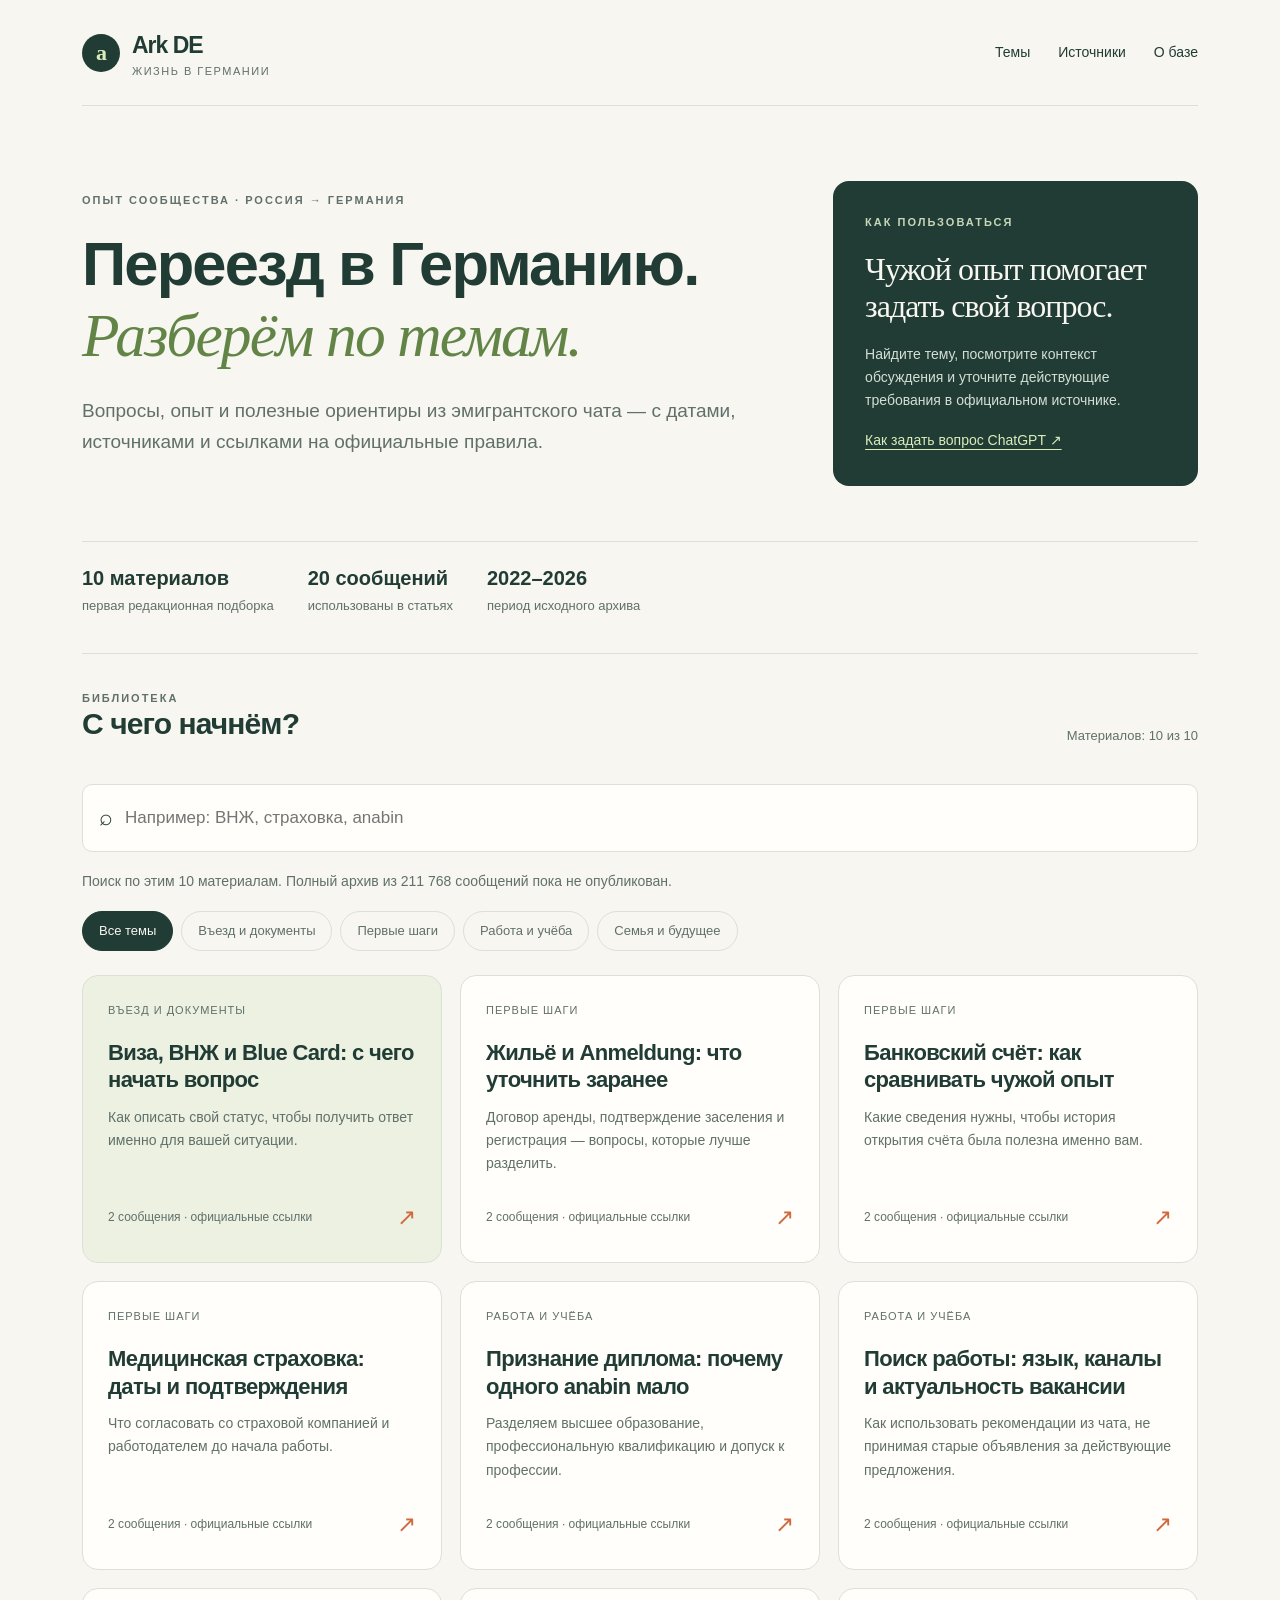
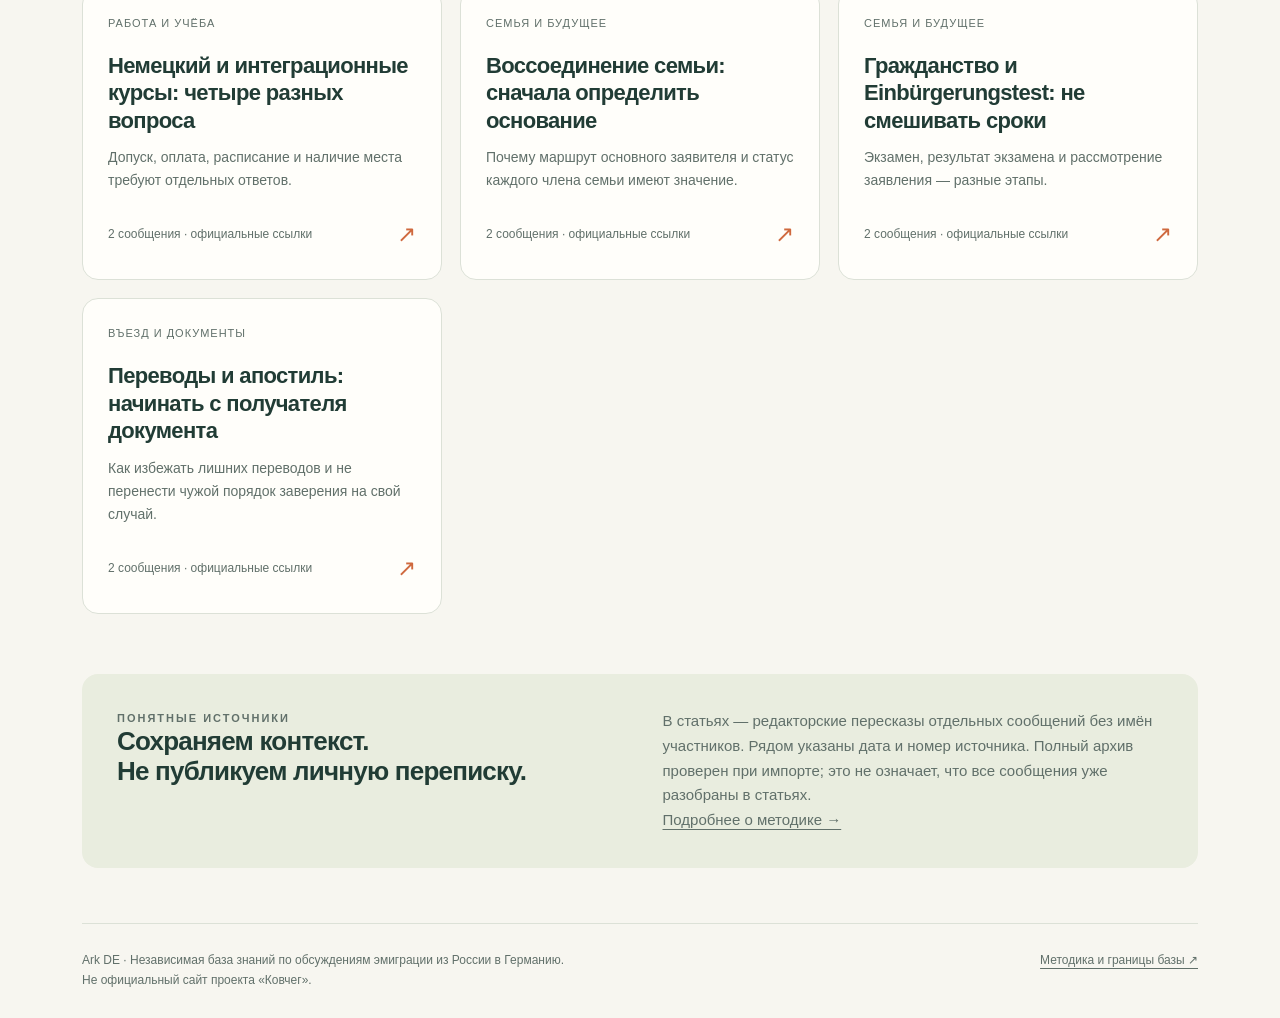
<file: docs/index.html>
<!doctype html><html lang="ru"><head><meta charset="utf-8"><meta name="viewport" content="width=device-width,initial-scale=1">
<title>Переезд и жизнь в Германии · Ark DE</title><meta name="description" content="Русскоязычная база знаний об эмиграции из России в Германию: 10 тем, датированные обсуждения и официальные источники."><link rel="canonical" href="https://vladdez.github.io/ark-de/">
<meta property="og:type" content="website"><meta property="og:locale" content="ru_RU"><meta property="og:site_name" content="Ark DE"><meta property="og:title" content="Переезд и жизнь в Германии"><meta property="og:description" content="Русскоязычная база знаний об эмиграции из России в Германию: 10 тем, датированные обсуждения и официальные источники."><meta property="og:url" content="https://vladdez.github.io/ark-de/"><meta name="twitter:card" content="summary"><meta name="twitter:title" content="Переезд и жизнь в Германии"><meta name="twitter:description" content="Русскоязычная база знаний об эмиграции из России в Германию: 10 тем, датированные обсуждения и официальные источники.">
<meta name="theme-color" content="#213c35"><link rel="stylesheet" href="assets/site.css"><script src="assets/site.js" defer></script></head><body>
<a class="skip" href="#main">К содержанию</a><div class="wrap"><header class="header"><a class="brand" href="index.html"><span class="brandmark" aria-hidden="true">a</span><span>Ark DE<small>Жизнь в Германии</small></span></a><nav aria-label="Основная навигация"><a href="index.html#topics">Темы</a><a href="sources/index.html">Источники</a><a href="about/index.html">О базе</a></nav></header>
<main id="main"><section class="hero"><div><div class="eyebrow">Опыт сообщества · Россия → Германия</div><h1>Переезд в Германию.<br><em>Разберём по темам.</em></h1><p class="lead">Вопросы, опыт и полезные ориентиры из эмигрантского чата — с датами, источниками и ссылками на официальные правила.</p></div><aside class="hero-note"><div class="eyebrow">Как пользоваться</div><h2>Чужой опыт помогает<br>задать свой вопрос.</h2><p>Найдите тему, посмотрите контекст обсуждения и уточните действующие требования в официальном источнике.</p><a href="about/index.html#ask">Как задать вопрос ChatGPT ↗</a></aside></section>
<div class="stats"><div><strong>10 материалов</strong>первая редакционная подборка</div><div><strong>20 сообщений</strong>использованы в статьях</div><div><strong>2022–2026</strong>период исходного архива</div></div>
<section class="catalogue" id="topics"><div class="section-heading"><div><div class="eyebrow">Библиотека</div><h2>С чего начнём?</h2></div><p id="result-count" role="status" aria-live="polite">Материалов: 10 из 10</p></div>
<label for="search" class="sr-only">Поиск по опубликованным материалам</label><div class="searchbox"><span aria-hidden="true">⌕</span><input id="search" type="search" placeholder="Например: ВНЖ, страховка, anabin" autocomplete="off"><button id="clear-search" type="button" hidden>Очистить</button></div><p class="note">Поиск по этим 10 материалам. Полный архив из 211 768 сообщений пока не опубликован.</p><div class="filters" aria-label="Фильтр по теме"><button type="button" data-filter="" aria-pressed="true">Все темы</button><button type="button" data-filter="Въезд и документы" aria-pressed="false">Въезд и документы</button><button type="button" data-filter="Первые шаги" aria-pressed="false">Первые шаги</button><button type="button" data-filter="Работа и учёба" aria-pressed="false">Работа и учёба</button><button type="button" data-filter="Семья и будущее" aria-pressed="false">Семья и будущее</button></div><noscript><p class="note">Для поиска включите JavaScript. Все статьи доступны по ссылкам ниже.</p></noscript><div class="cards"><a class="card" href="visa-and-residence/index.html" data-category="Въезд и документы" data-search="Виза, ВНЖ и Blue Card: с чего начать вопрос Как описать свой статус, чтобы получить ответ именно для вашей ситуации. виза внж blue card blaue karte Aufenthaltstitel Aufenthaltserlaubnis Fiktionsbescheinigung голубая карта абх Вопрос «у меня Blue Card, что делать?» стоит дополнить точным документом и действием, которое вы планируете. Эта заметка помогает сформулировать вопрос; она не определяет право на въезд или работу. Укажите цель вопроса: въезд, первая подача, продление, смена работы или поездка за пределы Германии. Запишите название действующего документа, параграф и срок действия. Не публикуйте номер документа или его фотографию с личными данными. Добавьте город и ответственное Ausländerbehörde: порядок записи и перечень запрашиваемых подтверждений нужно смотреть у своего ведомства. Сверьте требования с официальной страницей именно вашего основания пребывания. Для Blue Card используйте отдельную страницу ЕС и инструкции своего ведомства. В переписке словом «блю карта» называют разные документы. Один из участников отдельно уточняет, находится ли у человека на руках виза или уже карточка ВНЖ. Без этого уточнения ответ о продлении может относиться к другой ситуации. В другой ветке участники обсуждают разницу между основанием пребывания и документами, которыми его подтверждают. Полезный вывод из этой ветки — переписывать точное название документа, а не только разговорное название статуса."><span class="category">Въезд и документы</span><h3>Виза, ВНЖ и Blue Card: с чего начать вопрос</h3><p>Как описать свой статус, чтобы получить ответ именно для вашей ситуации.</p><span class="card-foot"><span>2 сообщения · официальные ссылки</span><span class="arrow" aria-hidden="true">↗</span></span></a><a class="card" href="housing-and-anmeldung/index.html" data-category="Первые шаги" data-search="Жильё и Anmeldung: что уточнить заранее Договор аренды, подтверждение заселения и регистрация — вопросы, которые лучше разделить. жилье жильё аренда квартира anmeldung прописка регистрация Wohnungsgeberbestätigung саблет sublet Берлинский Welcome Center объясняет, что Wohnungsgeberbestätigung подтверждает заселение и используется при регистрации адреса. Это хороший ориентир для терминов; местную процедуру проверяйте по месту проживания. До заключения договора уточните, кто предоставит Wohnungsgeberbestätigung после фактического заселения. Проверьте, какие проживающие будут указаны в подтверждении и соответствует ли дата реальному въезду. Откройте страницу Anmeldung своего муниципалитета: найдите перечень документов и способ записи. Если документы не выдают или случай нестандартный, опишите ситуацию непосредственно в Bürgeramt; не подменяйте подтверждение предположением из чата. В чате есть вопрос о регистрации при субаренде, когда подтверждение заселения не предоставляют. Наличие договора и возможность получить Wohnungsgeberbestätigung обсуждаются как отдельные вопросы. Другая ветка касается регистрации членов семьи в арендованной квартире: участники уточняют, кто выдаёт подтверждение и кто должен быть в нём указан. Ответ из одной семейной ситуации нельзя автоматически переносить на другую."><span class="category">Первые шаги</span><h3>Жильё и Anmeldung: что уточнить заранее</h3><p>Договор аренды, подтверждение заселения и регистрация — вопросы, которые лучше разделить.</p><span class="card-foot"><span>2 сообщения · официальные ссылки</span><span class="arrow" aria-hidden="true">↗</span></span></a><a class="card" href="bank-account/index.html" data-category="Первые шаги" data-search="Банковский счёт: как сравнивать чужой опыт Какие сведения нужны, чтобы история открытия счёта была полезна именно вам. банк счет счёт girokonto basiskonto sperrkonto банковский российский паспорт деньги перевод BaFin описывает Basiskonto как счёт с базовыми платёжными функциями. Возможность получить конкретный продукт и причины отказа нужно рассматривать по актуальным условиям; старая история успешного открытия не является гарантией. Назовите нужный продукт: обычный платёжный счёт, Basiskonto или блокированный счёт для конкретной процедуры. Сравнивайте истории с учётом даты, банка, способа подачи, гражданства, страны проживания и имеющихся документов. Запросите у банка действующий перечень документов, тариф и порядок подтверждения личности. Если получен отказ, сохраните его формулировку. Для вопроса о Basiskonto отдельно изучите информацию BaFin, а не только отзывы об обычных счетах. В обсуждении ноября 2026 года предлагают уточнять условия в другом отделении или банке. Это совет участника, а не подтверждение, что конкретный банк принимает всех заявителей с одинаковым статусом. В ранней ветке человек спрашивает, как оплачивать аренду до открытия счёта, когда ещё нет части местных документов. Вопрос о временном способе оплаты отличается от вопроса о постоянном банковском обслуживании."><span class="category">Первые шаги</span><h3>Банковский счёт: как сравнивать чужой опыт</h3><p>Какие сведения нужны, чтобы история открытия счёта была полезна именно вам.</p><span class="card-foot"><span>2 сообщения · официальные ссылки</span><span class="arrow" aria-hidden="true">↗</span></span></a><a class="card" href="health-insurance/index.html" data-category="Первые шаги" data-search="Медицинская страховка: даты и подтверждения Что согласовать со страховой компанией и работодателем до начала работы. страховка страхование медицинская krankenkasse GKV PKV TK AOK Mitgliedsbescheinigung Официальный портал Make it in Germany отдельно обращает внимание на непрерывность покрытия при переезде. Сообщение участника о своей страховке не устанавливает условия приёма для другого человека. Уточните точное название страхового продукта и основание для оформления у самой страховой компании. Сопоставьте три даты: въезд, начало работы и начало страхового покрытия. Попросите работодателя назвать необходимое подтверждение, а страховую компанию — объяснить порядок его выдачи. Получите письменный ответ о покрытии периода между приездом и началом основной страховки, если такой промежуток есть. В одной ветке обсуждение упирается в название вида страхования: участник предлагает уточнить, идёт ли речь о добровольном членстве в государственной системе. Это показывает, почему общего слова «страховка» бывает недостаточно. В другой ветке отдел кадров просит Mitgliedsbescheinigung, а заявитель пытается понять, кто оформляет страховку и с какой даты она начнётся. Участники дают разные объяснения процесса."><span class="category">Первые шаги</span><h3>Медицинская страховка: даты и подтверждения</h3><p>Что согласовать со страховой компанией и работодателем до начала работы.</p><span class="card-foot"><span>2 сообщения · официальные ссылки</span><span class="arrow" aria-hidden="true">↗</span></span></a><a class="card" href="qualification-recognition/index.html" data-category="Работа и учёба" data-search="Признание диплома: почему одного anabin мало Разделяем высшее образование, профессиональную квалификацию и допуск к профессии. диплом признание anabin anerkennung ZAB вуз колледж профессия образование H+ Официальный портал различает регулируемые и нерегулируемые профессии. Для регулируемых профессий признание квалификации имеет самостоятельное значение. Наличие вуза в базе нельзя считать универсальным ответом на все вопросы о признании. Определите, какой документ у вас есть: диплом вуза, профессиональное образование или другая квалификация. Уточните, для чего требуется подтверждение: для визы, работодателя, поступления или допуска к профессии. Найдите свою профессию на официальном портале Anerkennung in Deutschland и ответственное ведомство. Запросите перечень документов для своего случая до оплаты переводов и заверений. Участник пишет, что его диплом есть в anabin, но для регулируемой профессии всё равно понадобилась процедура признания. В этой же ветке уточняют, что ответственное ведомство зависит от специальности и земли. В другой ветке совет проверить anabin не отвечает на исходный вопрос о среднем профессиональном образовании: собеседник замечает, что ищет информацию о колледже, а не о вузе."><span class="category">Работа и учёба</span><h3>Признание диплома: почему одного anabin мало</h3><p>Разделяем высшее образование, профессиональную квалификацию и допуск к профессии.</p><span class="card-foot"><span>2 сообщения · официальные ссылки</span><span class="arrow" aria-hidden="true">↗</span></span></a><a class="card" href="job-search/index.html" data-category="Работа и учёба" data-search="Поиск работы: язык, каналы и актуальность вакансии Как использовать рекомендации из чата, не принимая старые объявления за действующие предложения. работа вакансии jobsuche bewerbung резюме английский немецкий трудоустройство Bundesagentur für Arbeit перечисляет разные каналы поиска, включая собственную Jobsuche и сайты компаний. Архив чата полезен для идей и контекста; актуальную вакансию нужно проверять отдельно. Укажите профессию, регион, рабочие языки и ограничения по занятости в вашем документе. Проверьте вакансию на сайте работодателя и дату последнего обновления. Используйте несколько каналов: официальный поиск вакансий, сайты работодателей и подходящие локальные объявления. Ведите список откликов: ссылка, дата, требования к языку и следующий шаг. Не считайте отсутствие ответа достаточным объяснением причины отказа. В ответ на вопрос о работе с ограниченным немецким предлагают смотреть объявления непосредственно в магазинах и кафе и спрашивать о возможностях на месте. Это дополнительный канал поиска из обсуждения, а не обещание трудоустройства. В другой ветке участник рассказывает, что обсуждаемая вакансия уже закрыта, и делится опытом формально опубликованного предложения. Такие сообщения помогают помнить о дате объявления, но не доказывают, что любая вакансия без ответа является фиктивной."><span class="category">Работа и учёба</span><h3>Поиск работы: язык, каналы и актуальность вакансии</h3><p>Как использовать рекомендации из чата, не принимая старые объявления за действующие предложения.</p><span class="card-foot"><span>2 сообщения · официальные ссылки</span><span class="arrow" aria-hidden="true">↗</span></span></a><a class="card" href="german-courses/index.html" data-category="Работа и учёба" data-search="Немецкий и интеграционные курсы: четыре разных вопроса Допуск, оплата, расписание и наличие места требуют отдельных ответов. немецкий язык курсы integrationskurs bamf интеграционные вечерние обучение B1 B2 Полезный вопрос организатору курса должен включать ваш статус, уровень языка, доступное расписание и вопрос об оплате. Ответ «курсы есть» не закрывает эти четыре пункта. Проверьте условия допуска к курсу для вашего статуса по информации BAMF. Отдельно выясните размер оплаты и применимые основания освобождения: это не тот же вопрос, что допуск. Уточните у организатора наличие мест, расписание, вступительное тестирование и возможность совмещать курс с работой. Скачивайте форму с актуальной страницы BAMF, а не из старого вложения в переписке. В обсуждении совмещения полной занятости с изучением языка участники ссылаются на интеграционные курсы и заявление BAMF. Затем возникают отдельные вопросы: куда подавать заявление, платно ли обучение и какое обоснование указать. В более позднем сообщении снова публикуется ссылка на форму заявления BAMF. Наличие формы помогает найти процедуру, но само по себе не подтверждает допуск или освобождение от оплаты."><span class="category">Работа и учёба</span><h3>Немецкий и интеграционные курсы: четыре разных вопроса</h3><p>Допуск, оплата, расписание и наличие места требуют отдельных ответов.</p><span class="card-foot"><span>2 сообщения · официальные ссылки</span><span class="arrow" aria-hidden="true">↗</span></span></a><a class="card" href="family-reunification/index.html" data-category="Семья и будущее" data-search="Воссоединение семьи: сначала определить основание Почему маршрут основного заявителя и статус каждого члена семьи имеют значение. семья воссоединение супруг супруги дети familiennachzug family reunification Слово «воссоединение» не описывает все условия конкретного маршрута. Для вопроса нужны статус приглашающего, отношения между заявителями и место подачи; личные номера документов для этого не нужны. Определите точное основание и документ человека, к которому планируется переезд. Уточните состав семьи и какие документы подтверждают отношения в вашей процедуре. Откройте требования компетентного консульства и отдельно информацию для соответствующего типа воссоединения. Если рассматривается смена основания, сравните требования и последствия с ведомством или профильным консультантом до принятия решения. В раннем вопросе участник пытается понять, что означает «супруг плюс воссоединение» применительно к переезду на языковые курсы. Ответ направляет к перечню документов посольства, а не к универсальному пакету из чата. Другая дискуссия сравнивает сохранение семейного основания и переход на собственное рабочее основание после трудоустройства. В ней обсуждаются независимость статуса и дальнейшие планы; это не готовая рекомендация менять документ."><span class="category">Семья и будущее</span><h3>Воссоединение семьи: сначала определить основание</h3><p>Почему маршрут основного заявителя и статус каждого члена семьи имеют значение.</p><span class="card-foot"><span>2 сообщения · официальные ссылки</span><span class="arrow" aria-hidden="true">↗</span></span></a><a class="card" href="citizenship-and-test/index.html" data-category="Семья и будущее" data-search="Гражданство и Einbürgerungstest: не смешивать сроки Экзамен, результат экзамена и рассмотрение заявления — разные этапы. гражданство einbürgerung einbuergerung test тест натурализация паспорт сроки Сравнивайте сроки только внутри одного этапа и с учётом даты сообщения. Из ответа «результат пришёл за месяц» нельзя вывести срок выдачи гражданства или обещание для следующей сдачи. Назовите процедуру, о которой спрашиваете, и орган, который рассматривает дело. Разделите ожидание записи на тест, получение результата и рассмотрение заявления о гражданстве. Спросите экзаменационный центр о порядке выдачи результата и способе уточнения его статуса. Используйте официальный каталог BAMF для подготовки; действующие условия гражданства проверяйте у компетентного ведомства. В одной ветке участник предупреждает, что статистику приобретения гражданства по заявлению в особой процедуре нельзя смешивать со статистикой натурализации. Одинаковое слово «гражданство» может скрывать разные основания. В другой ветке спрашивают о времени получения результата Einbürgerungstest и возможности записи в другом регионе. Ответ участника о сроке является отдельным наблюдением, а не обещанием экзаменационного центра."><span class="category">Семья и будущее</span><h3>Гражданство и Einbürgerungstest: не смешивать сроки</h3><p>Экзамен, результат экзамена и рассмотрение заявления — разные этапы.</p><span class="card-foot"><span>2 сообщения · официальные ссылки</span><span class="arrow" aria-hidden="true">↗</span></span></a><a class="card" href="translations-and-apostille/index.html" data-category="Въезд и документы" data-search="Переводы и апостиль: начинать с получателя документа Как избежать лишних переводов и не перенести чужой порядок заверения на свой случай. перевод апостиль заверение нотариус документы диплом свидетельство консульство переводчик В FAQ германского посольства в Москве отдельно описаны апостиль и перевод; при наличии апостиля требуется перевод и его содержания. Используйте памятку своей процедуры: требования одного получателя не становятся универсальным правилом. Определите получателя: конкретное консульство, ведомство признания, университет или другой орган. Найдите перечень документов для нужной процедуры и проверьте дату его обновления. Уточните, нужен ли апостиль, на каком документе, кто вправе сделать перевод и какое заверение принимается. Проверьте, должен ли перевод включать апостиль. Согласуйте последовательность действий до заказа услуг. В переписке о визе участники спорят, на что должен ставиться апостиль и что переводить. Один ответ ссылается на памятку консульства, но сопровождается личным опытом оформления другого набора документов. В другом обсуждении речь идёт о переводе, сделанном в одной стране для подачи в другой. Предлагаемые участниками общие правила нельзя применять без проверки у принимающего учреждения."><span class="category">Въезд и документы</span><h3>Переводы и апостиль: начинать с получателя документа</h3><p>Как избежать лишних переводов и не перенести чужой порядок заверения на свой случай.</p><span class="card-foot"><span>2 сообщения · официальные ссылки</span><span class="arrow" aria-hidden="true">↗</span></span></a></div><div id="empty" class="empty" hidden><h3>Пока нет такого материала</h3><p>Попробуйте другое слово или сбросьте фильтр.</p><button class="copy" id="reset-filters" type="button">Сбросить поиск</button></div></section>
<section class="banner"><div><div class="eyebrow">Понятные источники</div><h2>Сохраняем контекст.<br>Не публикуем личную переписку.</h2></div><div><p>В статьях — редакторские пересказы отдельных сообщений без имён участников. Рядом указаны дата и номер источника. Полный архив проверен при импорте; это не означает, что все сообщения уже разобраны в статьях.</p><p><a href="about/index.html">Подробнее о методике →</a></p></div></section></main><footer class="footer"><p>Ark DE · Независимая база знаний по обсуждениям эмиграции из России в Германию.<br>Не официальный сайт проекта «Ковчег».</p><a href="about/index.html">Методика и границы базы ↗</a></footer></div></body></html>
</file>
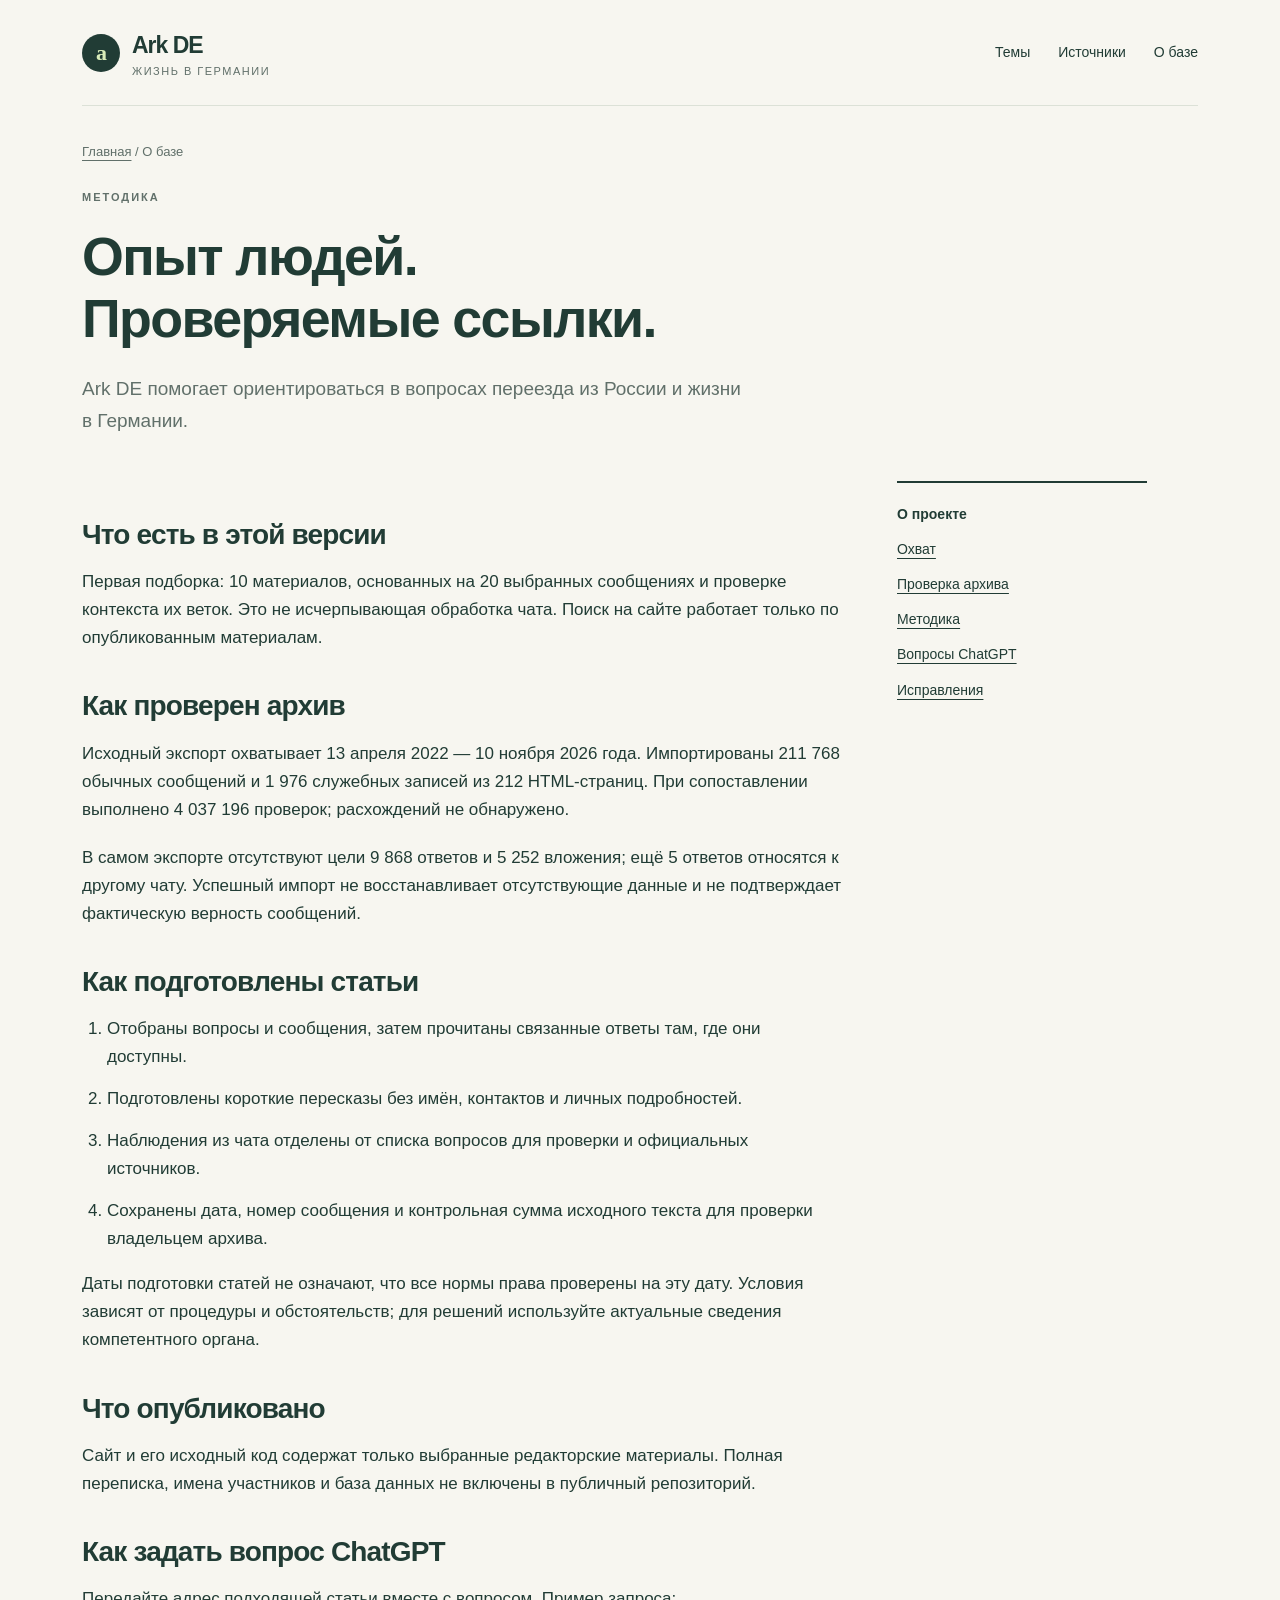
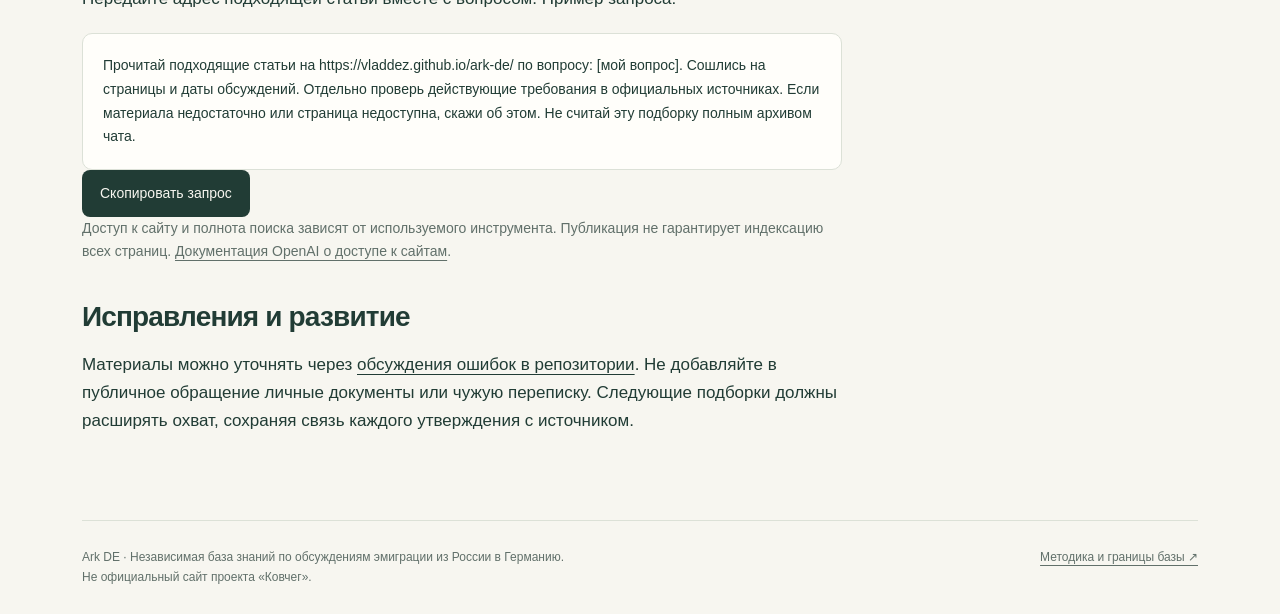
<file: docs/about/index.html>
<!doctype html><html lang="ru"><head><meta charset="utf-8"><meta name="viewport" content="width=device-width,initial-scale=1">
<title>О базе знаний · Ark DE</title><meta name="description" content="Охват, методика, ограничения и использование Ark DE для вопросов о жизни в Германии."><link rel="canonical" href="https://vladdez.github.io/ark-de/about/">
<meta property="og:type" content="website"><meta property="og:locale" content="ru_RU"><meta property="og:site_name" content="Ark DE"><meta property="og:title" content="О базе знаний"><meta property="og:description" content="Охват, методика, ограничения и использование Ark DE для вопросов о жизни в Германии."><meta property="og:url" content="https://vladdez.github.io/ark-de/about/"><meta name="twitter:card" content="summary"><meta name="twitter:title" content="О базе знаний"><meta name="twitter:description" content="Охват, методика, ограничения и использование Ark DE для вопросов о жизни в Германии.">
<meta name="theme-color" content="#213c35"><link rel="stylesheet" href="../assets/site.css"><script src="../assets/site.js" defer></script></head><body>
<a class="skip" href="#main">К содержанию</a><div class="wrap"><header class="header"><a class="brand" href="../index.html"><span class="brandmark" aria-hidden="true">a</span><span>Ark DE<small>Жизнь в Германии</small></span></a><nav aria-label="Основная навигация"><a href="../index.html#topics">Темы</a><a href="../sources/index.html">Источники</a><a href="../about/index.html">О базе</a></nav></header>
<main id="main"><p class="breadcrumbs"><a href="../index.html">Главная</a> / О базе</p><header class="article-head"><div class="eyebrow">Методика</div><h1>Опыт людей.<br>Проверяемые ссылки.</h1><p class="lead">Ark DE помогает ориентироваться в вопросах переезда из России и жизни в Германии.</p></header><div class="layout"><article class="prose"><h2 id="scope">Что есть в этой версии</h2><p>Первая подборка: 10 материалов, основанных на 20 выбранных сообщениях и проверке контекста их веток. Это не исчерпывающая обработка чата. Поиск на сайте работает только по опубликованным материалам.</p><h2 id="archive">Как проверен архив</h2><p>Исходный экспорт охватывает 13 апреля 2022 — 10 ноября 2026 года. Импортированы 211 768 обычных сообщений и 1 976 служебных записей из 212 HTML-страниц. При сопоставлении выполнено 4 037 196 проверок; расхождений не обнаружено.</p><p>В самом экспорте отсутствуют цели 9 868 ответов и 5 252 вложения; ещё 5 ответов относятся к другому чату. Успешный импорт не восстанавливает отсутствующие данные и не подтверждает фактическую верность сообщений.</p><h2 id="method">Как подготовлены статьи</h2><ol><li>Отобраны вопросы и сообщения, затем прочитаны связанные ответы там, где они доступны.</li><li>Подготовлены короткие пересказы без имён, контактов и личных подробностей.</li><li>Наблюдения из чата отделены от списка вопросов для проверки и официальных источников.</li><li>Сохранены дата, номер сообщения и контрольная сумма исходного текста для проверки владельцем архива.</li></ol><p>Даты подготовки статей не означают, что все нормы права проверены на эту дату. Условия зависят от процедуры и обстоятельств; для решений используйте актуальные сведения компетентного органа.</p><h2 id="privacy">Что опубликовано</h2><p>Сайт и его исходный код содержат только выбранные редакторские материалы. Полная переписка, имена участников и база данных не включены в публичный репозиторий.</p><h2 id="ask">Как задать вопрос ChatGPT</h2><p>Передайте адрес подходящей статьи вместе с вопросом. Пример запроса:</p><div class="prompt" id="prompt">Прочитай подходящие статьи на https://vladdez.github.io/ark-de/ по вопросу: [мой вопрос]. Сошлись на страницы и даты обсуждений. Отдельно проверь действующие требования в официальных источниках. Если материала недостаточно или страница недоступна, скажи об этом. Не считай эту подборку полным архивом чата.</div><button class="copy" type="button" data-copy="#prompt">Скопировать запрос</button><p class="note">Доступ к сайту и полнота поиска зависят от используемого инструмента. Публикация не гарантирует индексацию всех страниц. <a href="https://developers.openai.com/api/docs/bots">Документация OpenAI о доступе к сайтам</a>.</p><h2 id="corrections">Исправления и развитие</h2><p>Материалы можно уточнять через <a href="https://github.com/vladdez/ark-de/issues">обсуждения ошибок в репозитории</a>. Не добавляйте в публичное обращение личные документы или чужую переписку. Следующие подборки должны расширять охват, сохраняя связь каждого утверждения с источником.</p></article><aside class="toc"><strong>О проекте</strong><a href="#scope">Охват</a><a href="#archive">Проверка архива</a><a href="#method">Методика</a><a href="#ask">Вопросы ChatGPT</a><a href="#corrections">Исправления</a></aside></div></main><footer class="footer"><p>Ark DE · Независимая база знаний по обсуждениям эмиграции из России в Германию.<br>Не официальный сайт проекта «Ковчег».</p><a href="../about/index.html">Методика и границы базы ↗</a></footer></div></body></html>
</file>
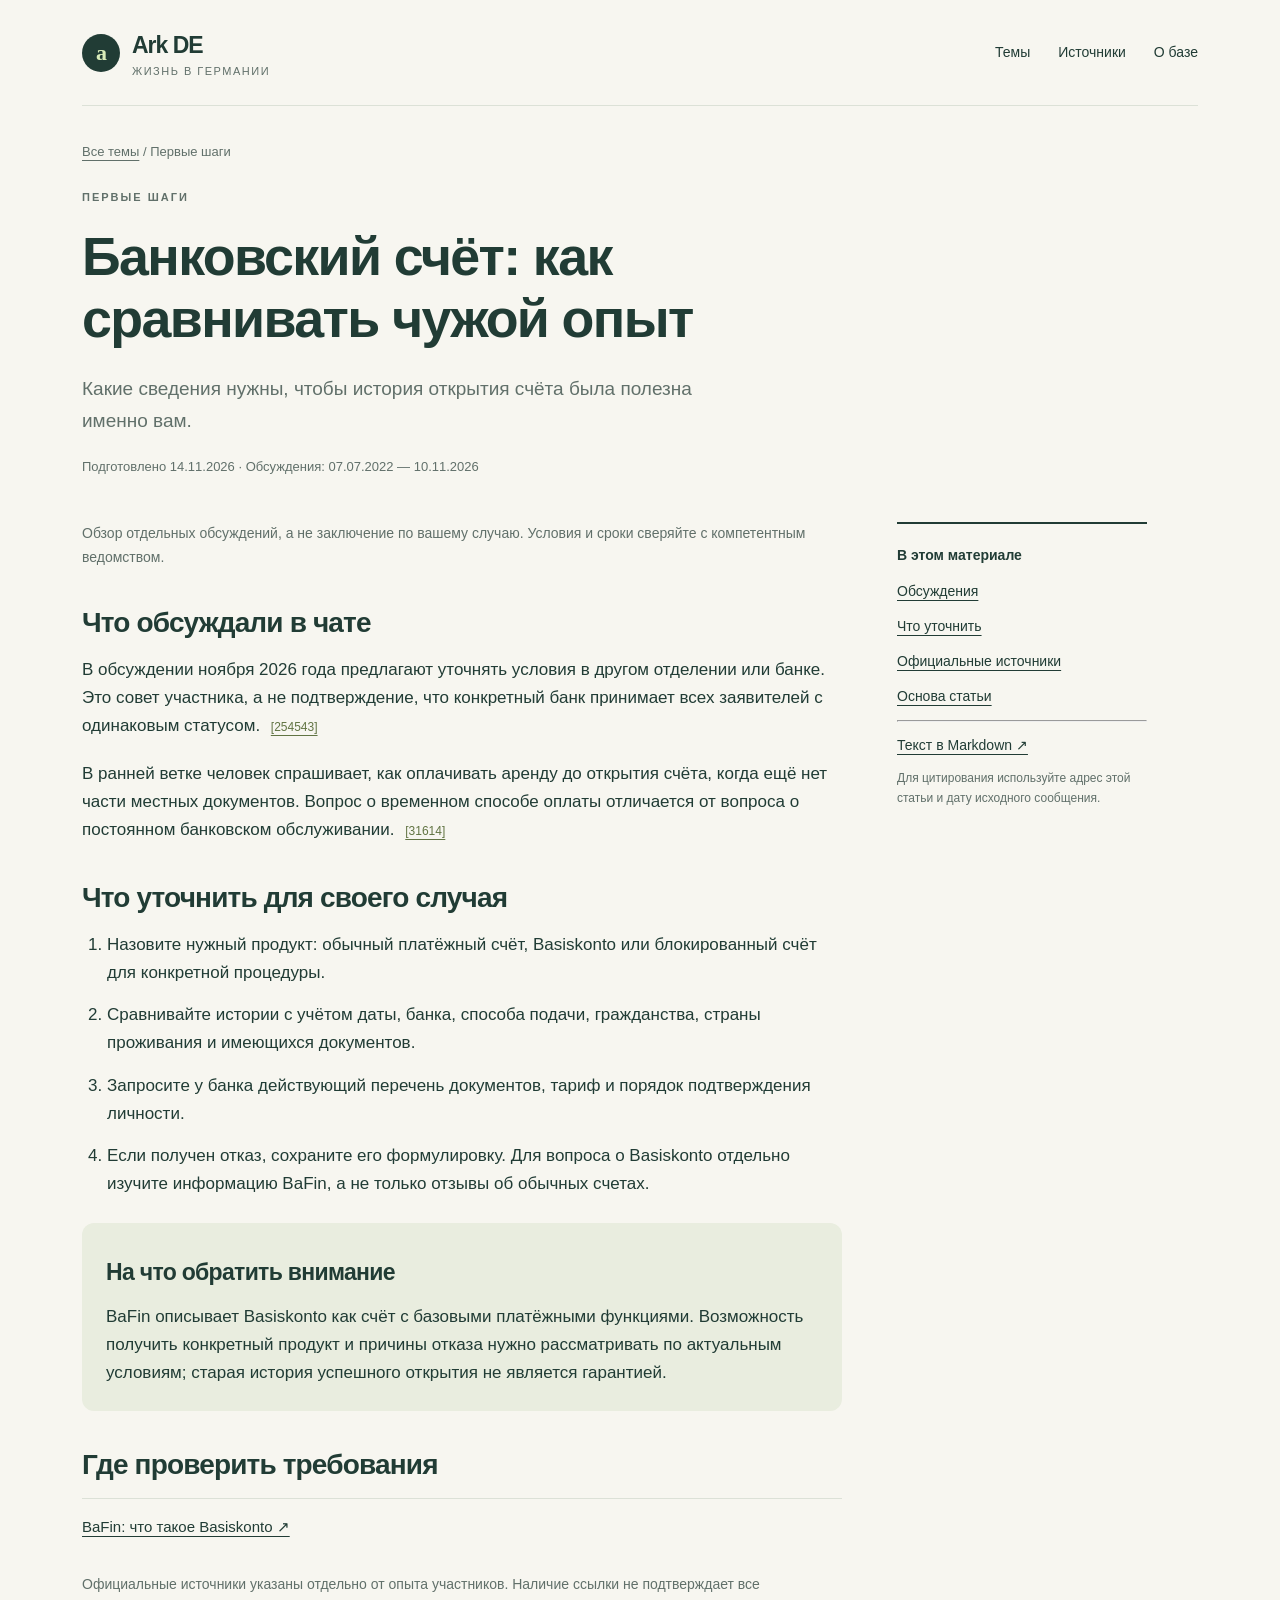
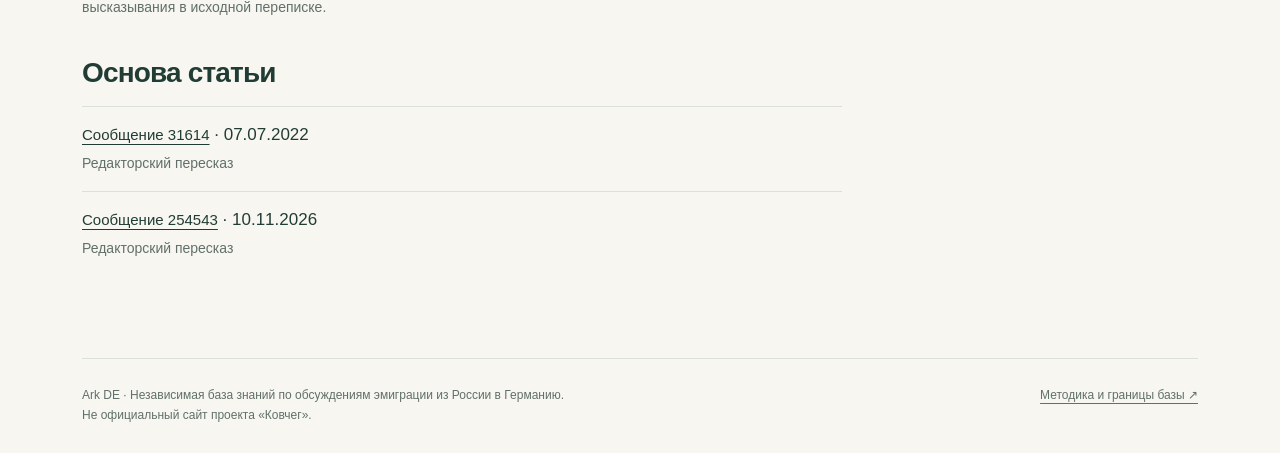
<file: docs/bank-account/index.html>
<!doctype html><html lang="ru"><head><meta charset="utf-8"><meta name="viewport" content="width=device-width,initial-scale=1">
<title>Банковский счёт: как сравнивать чужой опыт · Ark DE</title><meta name="description" content="Какие сведения нужны, чтобы история открытия счёта была полезна именно вам."><link rel="canonical" href="https://vladdez.github.io/ark-de/bank-account/">
<meta property="og:type" content="article"><meta property="og:locale" content="ru_RU"><meta property="og:site_name" content="Ark DE"><meta property="og:title" content="Банковский счёт: как сравнивать чужой опыт"><meta property="og:description" content="Какие сведения нужны, чтобы история открытия счёта была полезна именно вам."><meta property="og:url" content="https://vladdez.github.io/ark-de/bank-account/"><meta name="twitter:card" content="summary"><meta name="twitter:title" content="Банковский счёт: как сравнивать чужой опыт"><meta name="twitter:description" content="Какие сведения нужны, чтобы история открытия счёта была полезна именно вам.">
<meta name="theme-color" content="#213c35"><link rel="stylesheet" href="../assets/site.css"><script src="../assets/site.js" defer></script></head><body>
<a class="skip" href="#main">К содержанию</a><div class="wrap"><header class="header"><a class="brand" href="../index.html"><span class="brandmark" aria-hidden="true">a</span><span>Ark DE<small>Жизнь в Германии</small></span></a><nav aria-label="Основная навигация"><a href="../index.html#topics">Темы</a><a href="../sources/index.html">Источники</a><a href="../about/index.html">О базе</a></nav></header>
<main id="main"><p class="breadcrumbs"><a href="../index.html#topics">Все темы</a> / Первые шаги</p><header class="article-head"><div class="eyebrow">Первые шаги</div><h1>Банковский счёт: как сравнивать чужой опыт</h1><p class="lead">Какие сведения нужны, чтобы история открытия счёта была полезна именно вам.</p><p class="meta">Подготовлено 14.11.2026 · Обсуждения: 07.07.2022 — 10.11.2026</p></header>
<div class="layout"><article class="prose"><p class="note">Обзор отдельных обсуждений, а не заключение по вашему случаю. Условия и сроки сверяйте с компетентным ведомством.</p><h2 id="discussion">Что обсуждали в чате</h2><p>В обсуждении ноября 2026 года предлагают уточнять условия в другом отделении или банке. Это совет участника, а не подтверждение, что конкретный банк принимает всех заявителей с одинаковым статусом. <a class="source-link" href="../sources/index.html#m254543" aria-label="Источник: сообщение 254543">[254543]</a></p><p>В ранней ветке человек спрашивает, как оплачивать аренду до открытия счёта, когда ещё нет части местных документов. Вопрос о временном способе оплаты отличается от вопроса о постоянном банковском обслуживании. <a class="source-link" href="../sources/index.html#m31614" aria-label="Источник: сообщение 31614">[31614]</a></p><h2 id="check">Что уточнить для своего случая</h2><ol><li>Назовите нужный продукт: обычный платёжный счёт, Basiskonto или блокированный счёт для конкретной процедуры.</li><li>Сравнивайте истории с учётом даты, банка, способа подачи, гражданства, страны проживания и имеющихся документов.</li><li>Запросите у банка действующий перечень документов, тариф и порядок подтверждения личности.</li><li>Если получен отказ, сохраните его формулировку. Для вопроса о Basiskonto отдельно изучите информацию BaFin, а не только отзывы об обычных счетах.</li></ol><div class="callout"><h3>На что обратить внимание</h3><p>BaFin описывает Basiskonto как счёт с базовыми платёжными функциями. Возможность получить конкретный продукт и причины отказа нужно рассматривать по актуальным условиям; старая история успешного открытия не является гарантией.</p></div><h2 id="official">Где проверить требования</h2><ul class="resources"><li><a href="https://kontenvergleich.bafin.de/de/glossar/basiskonto-nach-dem-zkg" rel="external">BaFin: что такое Basiskonto ↗</a></li></ul><p class="note">Официальные источники указаны отдельно от опыта участников. Наличие ссылки не подтверждает все высказывания в исходной переписке.</p><h2 id="sources">Основа статьи</h2><ul class="resources"><li><a href="../sources/index.html#m31614">Сообщение 31614</a> · 07.07.2022<br><span class="note">Редакторский пересказ</span></li><li><a href="../sources/index.html#m254543">Сообщение 254543</a> · 10.11.2026<br><span class="note">Редакторский пересказ</span></li></ul></article>
<aside class="toc" aria-label="Содержание статьи"><strong>В этом материале</strong><a href="#discussion">Обсуждения</a><a href="#check">Что уточнить</a><a href="#official">Официальные источники</a><a href="#sources">Основа статьи</a><hr><a href="../markdown/bank-account.md">Текст в Markdown ↗</a><p class="note">Для цитирования используйте адрес этой статьи и дату исходного сообщения.</p></aside></div></main><footer class="footer"><p>Ark DE · Независимая база знаний по обсуждениям эмиграции из России в Германию.<br>Не официальный сайт проекта «Ковчег».</p><a href="../about/index.html">Методика и границы базы ↗</a></footer></div></body></html>
</file>
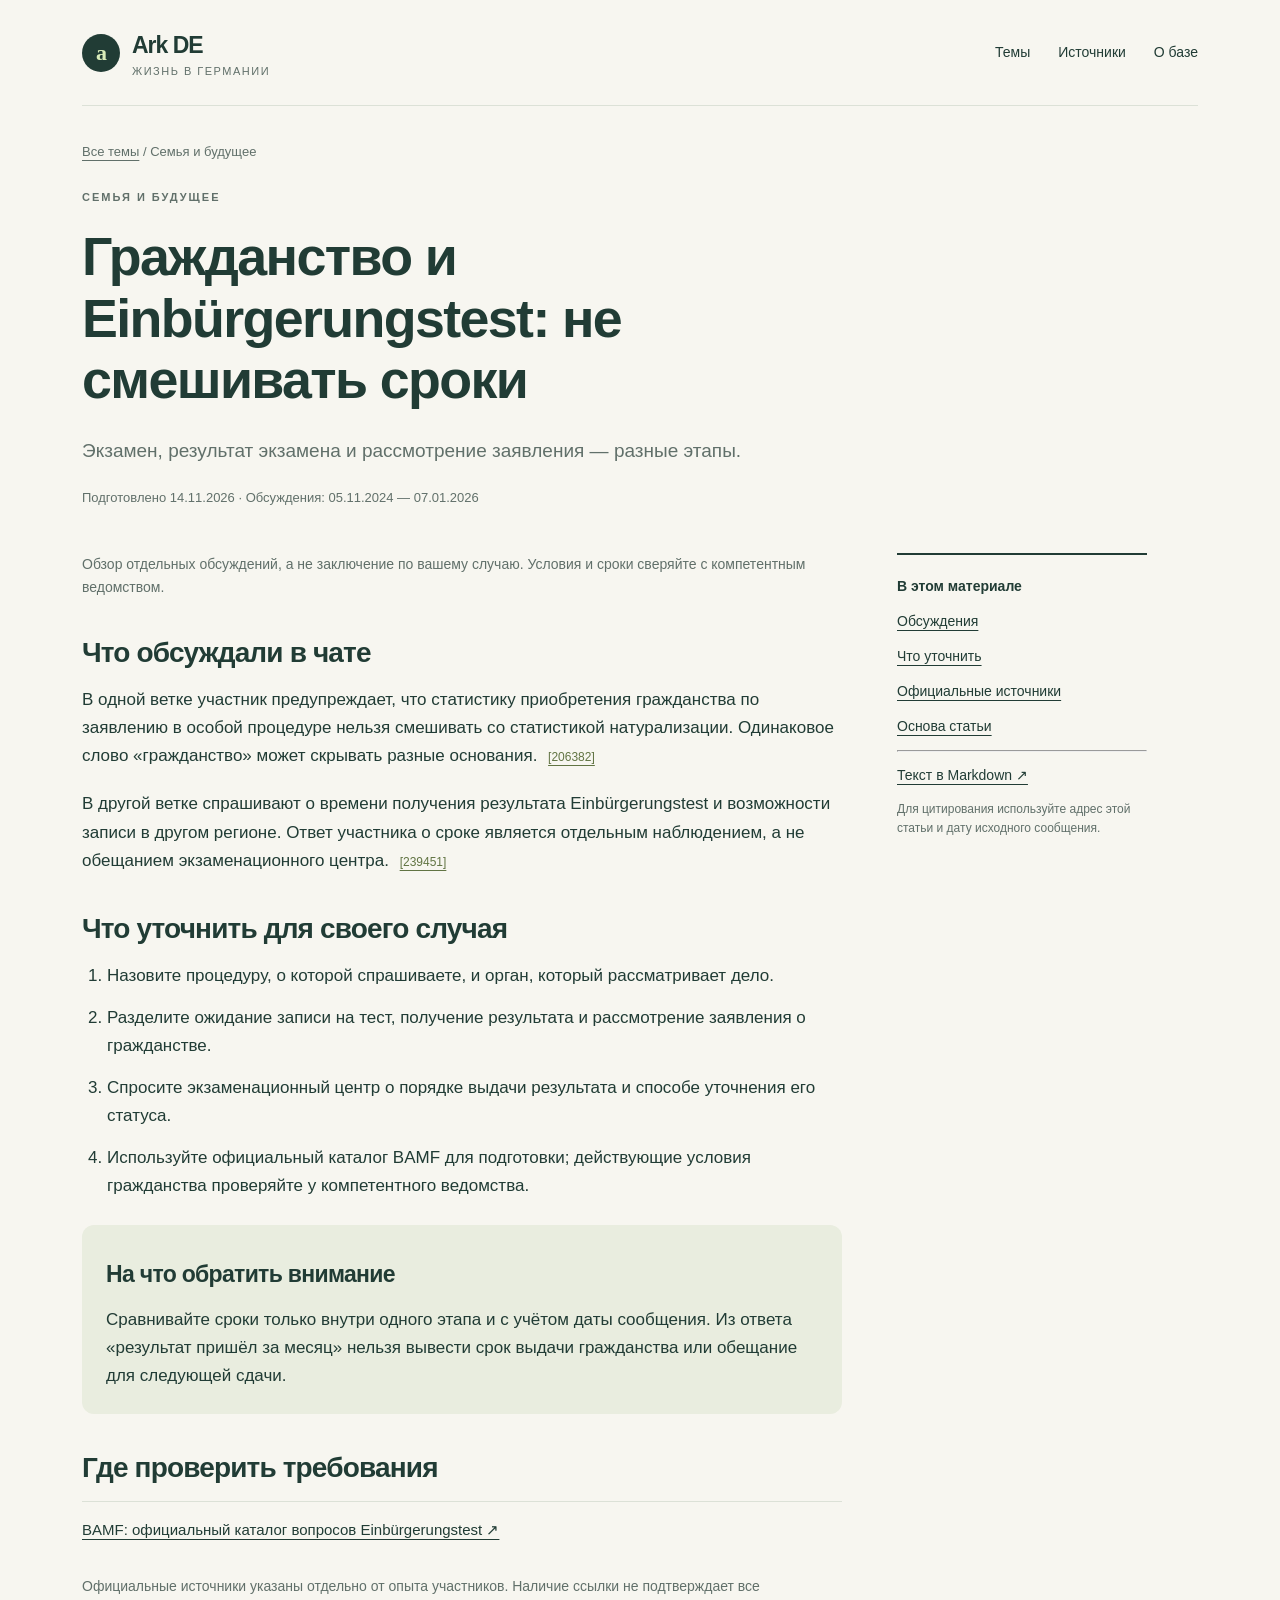
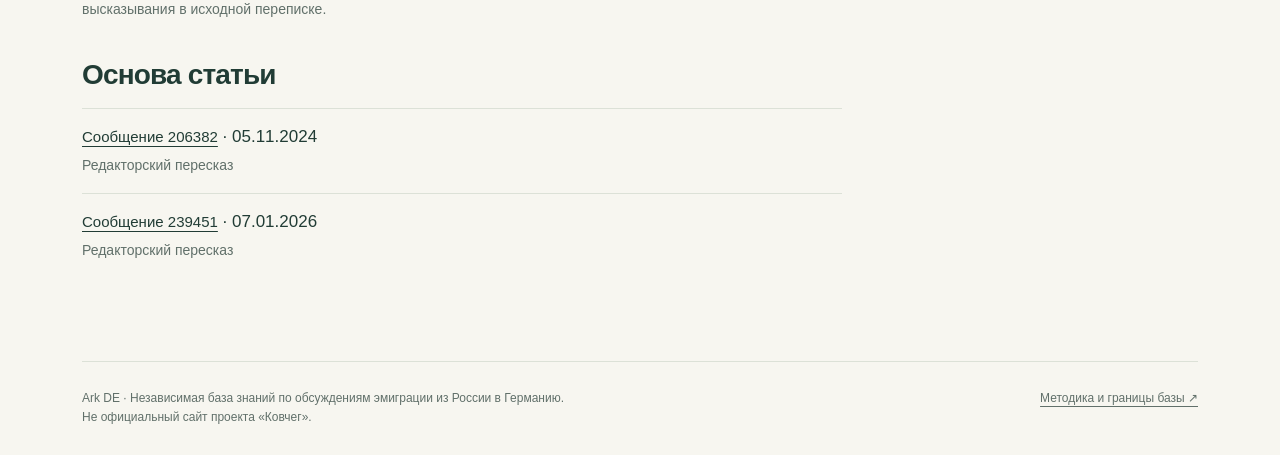
<file: docs/citizenship-and-test/index.html>
<!doctype html><html lang="ru"><head><meta charset="utf-8"><meta name="viewport" content="width=device-width,initial-scale=1">
<title>Гражданство и Einbürgerungstest: не смешивать сроки · Ark DE</title><meta name="description" content="Экзамен, результат экзамена и рассмотрение заявления — разные этапы."><link rel="canonical" href="https://vladdez.github.io/ark-de/citizenship-and-test/">
<meta property="og:type" content="article"><meta property="og:locale" content="ru_RU"><meta property="og:site_name" content="Ark DE"><meta property="og:title" content="Гражданство и Einbürgerungstest: не смешивать сроки"><meta property="og:description" content="Экзамен, результат экзамена и рассмотрение заявления — разные этапы."><meta property="og:url" content="https://vladdez.github.io/ark-de/citizenship-and-test/"><meta name="twitter:card" content="summary"><meta name="twitter:title" content="Гражданство и Einbürgerungstest: не смешивать сроки"><meta name="twitter:description" content="Экзамен, результат экзамена и рассмотрение заявления — разные этапы.">
<meta name="theme-color" content="#213c35"><link rel="stylesheet" href="../assets/site.css"><script src="../assets/site.js" defer></script></head><body>
<a class="skip" href="#main">К содержанию</a><div class="wrap"><header class="header"><a class="brand" href="../index.html"><span class="brandmark" aria-hidden="true">a</span><span>Ark DE<small>Жизнь в Германии</small></span></a><nav aria-label="Основная навигация"><a href="../index.html#topics">Темы</a><a href="../sources/index.html">Источники</a><a href="../about/index.html">О базе</a></nav></header>
<main id="main"><p class="breadcrumbs"><a href="../index.html#topics">Все темы</a> / Семья и будущее</p><header class="article-head"><div class="eyebrow">Семья и будущее</div><h1>Гражданство и Einbürgerungstest: не смешивать сроки</h1><p class="lead">Экзамен, результат экзамена и рассмотрение заявления — разные этапы.</p><p class="meta">Подготовлено 14.11.2026 · Обсуждения: 05.11.2024 — 07.01.2026</p></header>
<div class="layout"><article class="prose"><p class="note">Обзор отдельных обсуждений, а не заключение по вашему случаю. Условия и сроки сверяйте с компетентным ведомством.</p><h2 id="discussion">Что обсуждали в чате</h2><p>В одной ветке участник предупреждает, что статистику приобретения гражданства по заявлению в особой процедуре нельзя смешивать со статистикой натурализации. Одинаковое слово «гражданство» может скрывать разные основания. <a class="source-link" href="../sources/index.html#m206382" aria-label="Источник: сообщение 206382">[206382]</a></p><p>В другой ветке спрашивают о времени получения результата Einbürgerungstest и возможности записи в другом регионе. Ответ участника о сроке является отдельным наблюдением, а не обещанием экзаменационного центра. <a class="source-link" href="../sources/index.html#m239451" aria-label="Источник: сообщение 239451">[239451]</a></p><h2 id="check">Что уточнить для своего случая</h2><ol><li>Назовите процедуру, о которой спрашиваете, и орган, который рассматривает дело.</li><li>Разделите ожидание записи на тест, получение результата и рассмотрение заявления о гражданстве.</li><li>Спросите экзаменационный центр о порядке выдачи результата и способе уточнения его статуса.</li><li>Используйте официальный каталог BAMF для подготовки; действующие условия гражданства проверяйте у компетентного ведомства.</li></ol><div class="callout"><h3>На что обратить внимание</h3><p>Сравнивайте сроки только внутри одного этапа и с учётом даты сообщения. Из ответа «результат пришёл за месяц» нельзя вывести срок выдачи гражданства или обещание для следующей сдачи.</p></div><h2 id="official">Где проверить требования</h2><ul class="resources"><li><a href="https://oet.bamf.de/ords/oetut/f?p=514%3A1%3A%3A%3A%3A%3A%3A" rel="external">BAMF: официальный каталог вопросов Einbürgerungstest ↗</a></li></ul><p class="note">Официальные источники указаны отдельно от опыта участников. Наличие ссылки не подтверждает все высказывания в исходной переписке.</p><h2 id="sources">Основа статьи</h2><ul class="resources"><li><a href="../sources/index.html#m206382">Сообщение 206382</a> · 05.11.2024<br><span class="note">Редакторский пересказ</span></li><li><a href="../sources/index.html#m239451">Сообщение 239451</a> · 07.01.2026<br><span class="note">Редакторский пересказ</span></li></ul></article>
<aside class="toc" aria-label="Содержание статьи"><strong>В этом материале</strong><a href="#discussion">Обсуждения</a><a href="#check">Что уточнить</a><a href="#official">Официальные источники</a><a href="#sources">Основа статьи</a><hr><a href="../markdown/citizenship-and-test.md">Текст в Markdown ↗</a><p class="note">Для цитирования используйте адрес этой статьи и дату исходного сообщения.</p></aside></div></main><footer class="footer"><p>Ark DE · Независимая база знаний по обсуждениям эмиграции из России в Германию.<br>Не официальный сайт проекта «Ковчег».</p><a href="../about/index.html">Методика и границы базы ↗</a></footer></div></body></html>
</file>
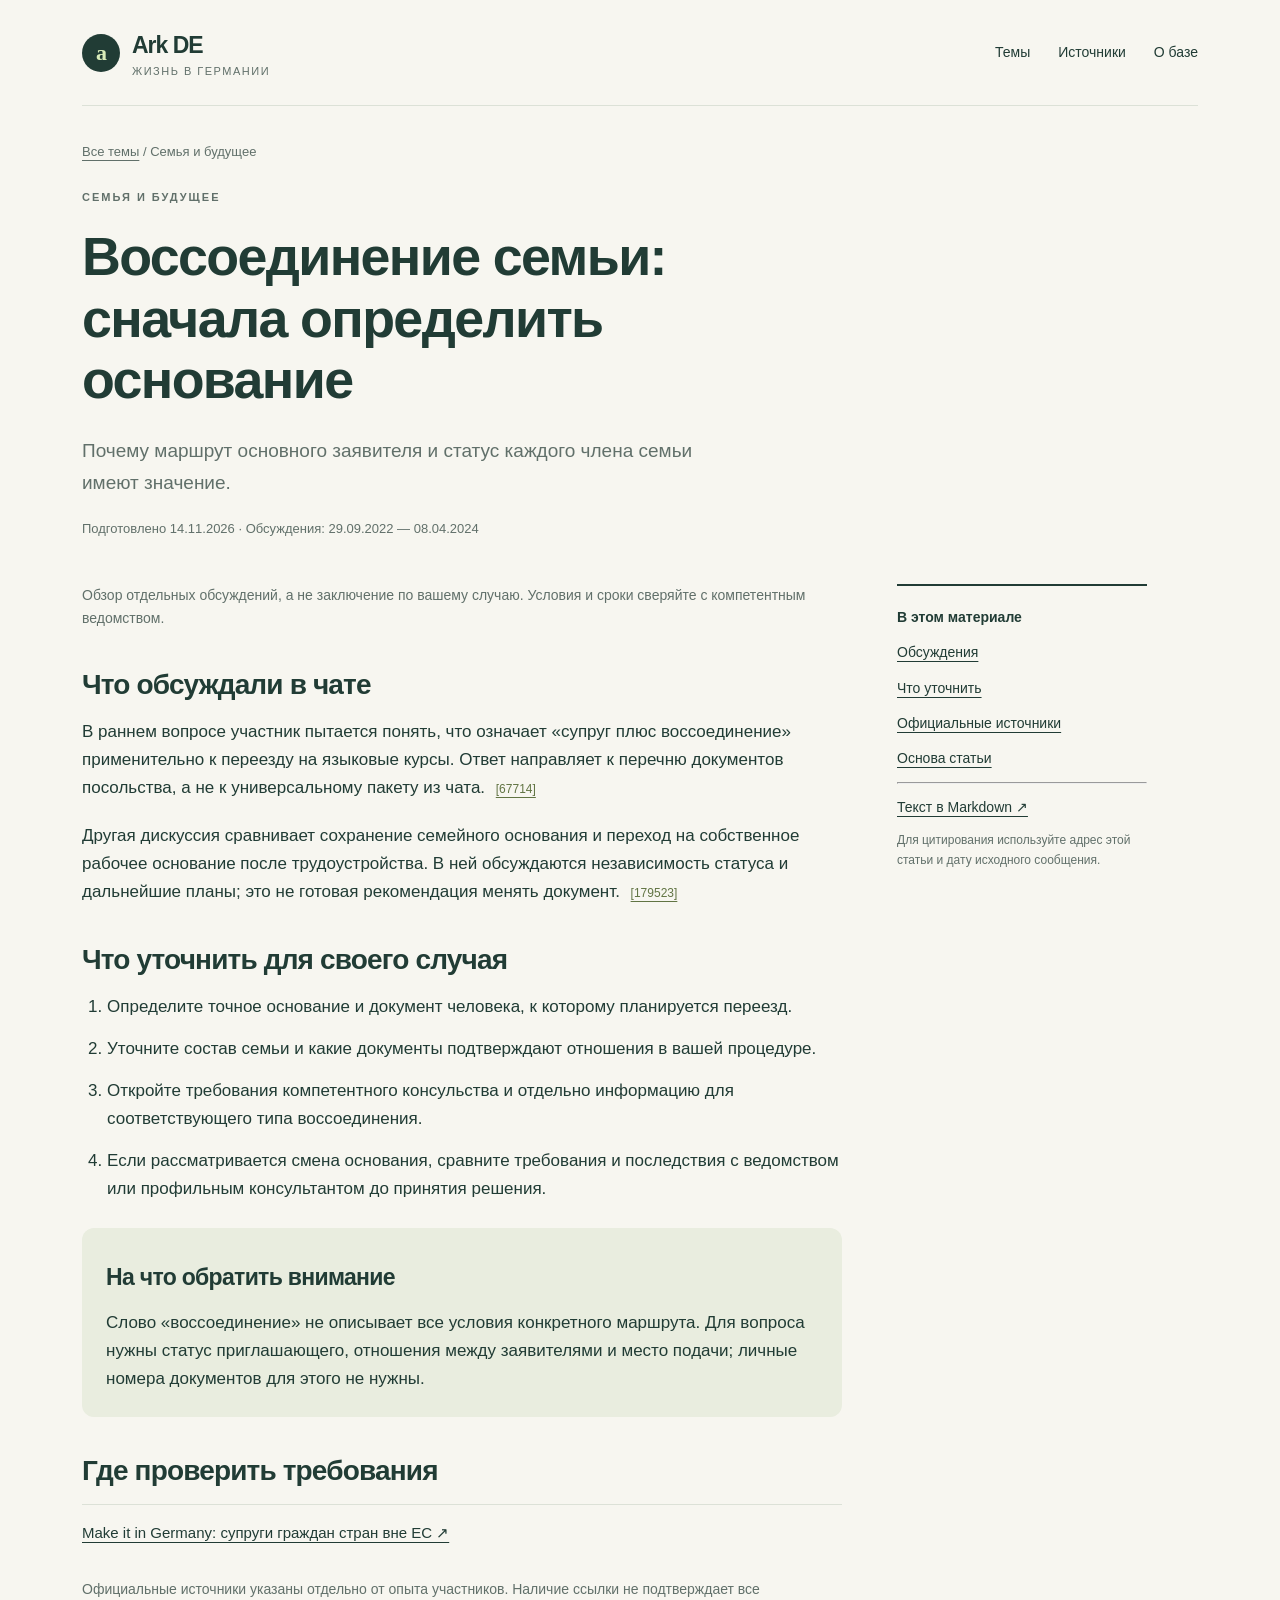
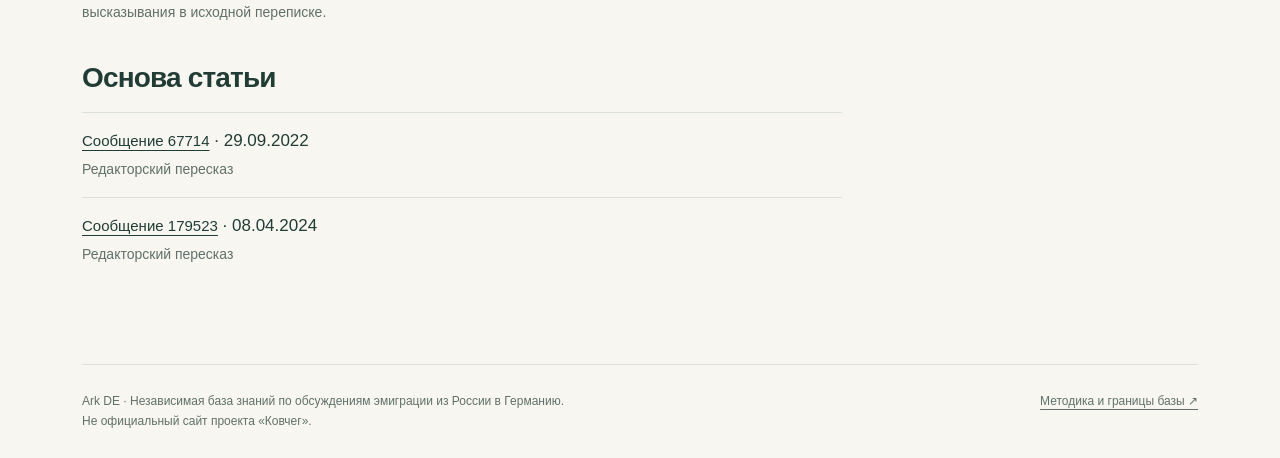
<file: docs/family-reunification/index.html>
<!doctype html><html lang="ru"><head><meta charset="utf-8"><meta name="viewport" content="width=device-width,initial-scale=1">
<title>Воссоединение семьи: сначала определить основание · Ark DE</title><meta name="description" content="Почему маршрут основного заявителя и статус каждого члена семьи имеют значение."><link rel="canonical" href="https://vladdez.github.io/ark-de/family-reunification/">
<meta property="og:type" content="article"><meta property="og:locale" content="ru_RU"><meta property="og:site_name" content="Ark DE"><meta property="og:title" content="Воссоединение семьи: сначала определить основание"><meta property="og:description" content="Почему маршрут основного заявителя и статус каждого члена семьи имеют значение."><meta property="og:url" content="https://vladdez.github.io/ark-de/family-reunification/"><meta name="twitter:card" content="summary"><meta name="twitter:title" content="Воссоединение семьи: сначала определить основание"><meta name="twitter:description" content="Почему маршрут основного заявителя и статус каждого члена семьи имеют значение.">
<meta name="theme-color" content="#213c35"><link rel="stylesheet" href="../assets/site.css"><script src="../assets/site.js" defer></script></head><body>
<a class="skip" href="#main">К содержанию</a><div class="wrap"><header class="header"><a class="brand" href="../index.html"><span class="brandmark" aria-hidden="true">a</span><span>Ark DE<small>Жизнь в Германии</small></span></a><nav aria-label="Основная навигация"><a href="../index.html#topics">Темы</a><a href="../sources/index.html">Источники</a><a href="../about/index.html">О базе</a></nav></header>
<main id="main"><p class="breadcrumbs"><a href="../index.html#topics">Все темы</a> / Семья и будущее</p><header class="article-head"><div class="eyebrow">Семья и будущее</div><h1>Воссоединение семьи: сначала определить основание</h1><p class="lead">Почему маршрут основного заявителя и статус каждого члена семьи имеют значение.</p><p class="meta">Подготовлено 14.11.2026 · Обсуждения: 29.09.2022 — 08.04.2024</p></header>
<div class="layout"><article class="prose"><p class="note">Обзор отдельных обсуждений, а не заключение по вашему случаю. Условия и сроки сверяйте с компетентным ведомством.</p><h2 id="discussion">Что обсуждали в чате</h2><p>В раннем вопросе участник пытается понять, что означает «супруг плюс воссоединение» применительно к переезду на языковые курсы. Ответ направляет к перечню документов посольства, а не к универсальному пакету из чата. <a class="source-link" href="../sources/index.html#m67714" aria-label="Источник: сообщение 67714">[67714]</a></p><p>Другая дискуссия сравнивает сохранение семейного основания и переход на собственное рабочее основание после трудоустройства. В ней обсуждаются независимость статуса и дальнейшие планы; это не готовая рекомендация менять документ. <a class="source-link" href="../sources/index.html#m179523" aria-label="Источник: сообщение 179523">[179523]</a></p><h2 id="check">Что уточнить для своего случая</h2><ol><li>Определите точное основание и документ человека, к которому планируется переезд.</li><li>Уточните состав семьи и какие документы подтверждают отношения в вашей процедуре.</li><li>Откройте требования компетентного консульства и отдельно информацию для соответствующего типа воссоединения.</li><li>Если рассматривается смена основания, сравните требования и последствия с ведомством или профильным консультантом до принятия решения.</li></ol><div class="callout"><h3>На что обратить внимание</h3><p>Слово «воссоединение» не описывает все условия конкретного маршрута. Для вопроса нужны статус приглашающего, отношения между заявителями и место подачи; личные номера документов для этого не нужны.</p></div><h2 id="official">Где проверить требования</h2><ul class="resources"><li><a href="https://www.make-it-in-germany.com/en/visa-residence/family-reunification/spouses-joining-citizens-non-eu" rel="external">Make it in Germany: супруги граждан стран вне ЕС ↗</a></li></ul><p class="note">Официальные источники указаны отдельно от опыта участников. Наличие ссылки не подтверждает все высказывания в исходной переписке.</p><h2 id="sources">Основа статьи</h2><ul class="resources"><li><a href="../sources/index.html#m67714">Сообщение 67714</a> · 29.09.2022<br><span class="note">Редакторский пересказ</span></li><li><a href="../sources/index.html#m179523">Сообщение 179523</a> · 08.04.2024<br><span class="note">Редакторский пересказ</span></li></ul></article>
<aside class="toc" aria-label="Содержание статьи"><strong>В этом материале</strong><a href="#discussion">Обсуждения</a><a href="#check">Что уточнить</a><a href="#official">Официальные источники</a><a href="#sources">Основа статьи</a><hr><a href="../markdown/family-reunification.md">Текст в Markdown ↗</a><p class="note">Для цитирования используйте адрес этой статьи и дату исходного сообщения.</p></aside></div></main><footer class="footer"><p>Ark DE · Независимая база знаний по обсуждениям эмиграции из России в Германию.<br>Не официальный сайт проекта «Ковчег».</p><a href="../about/index.html">Методика и границы базы ↗</a></footer></div></body></html>
</file>
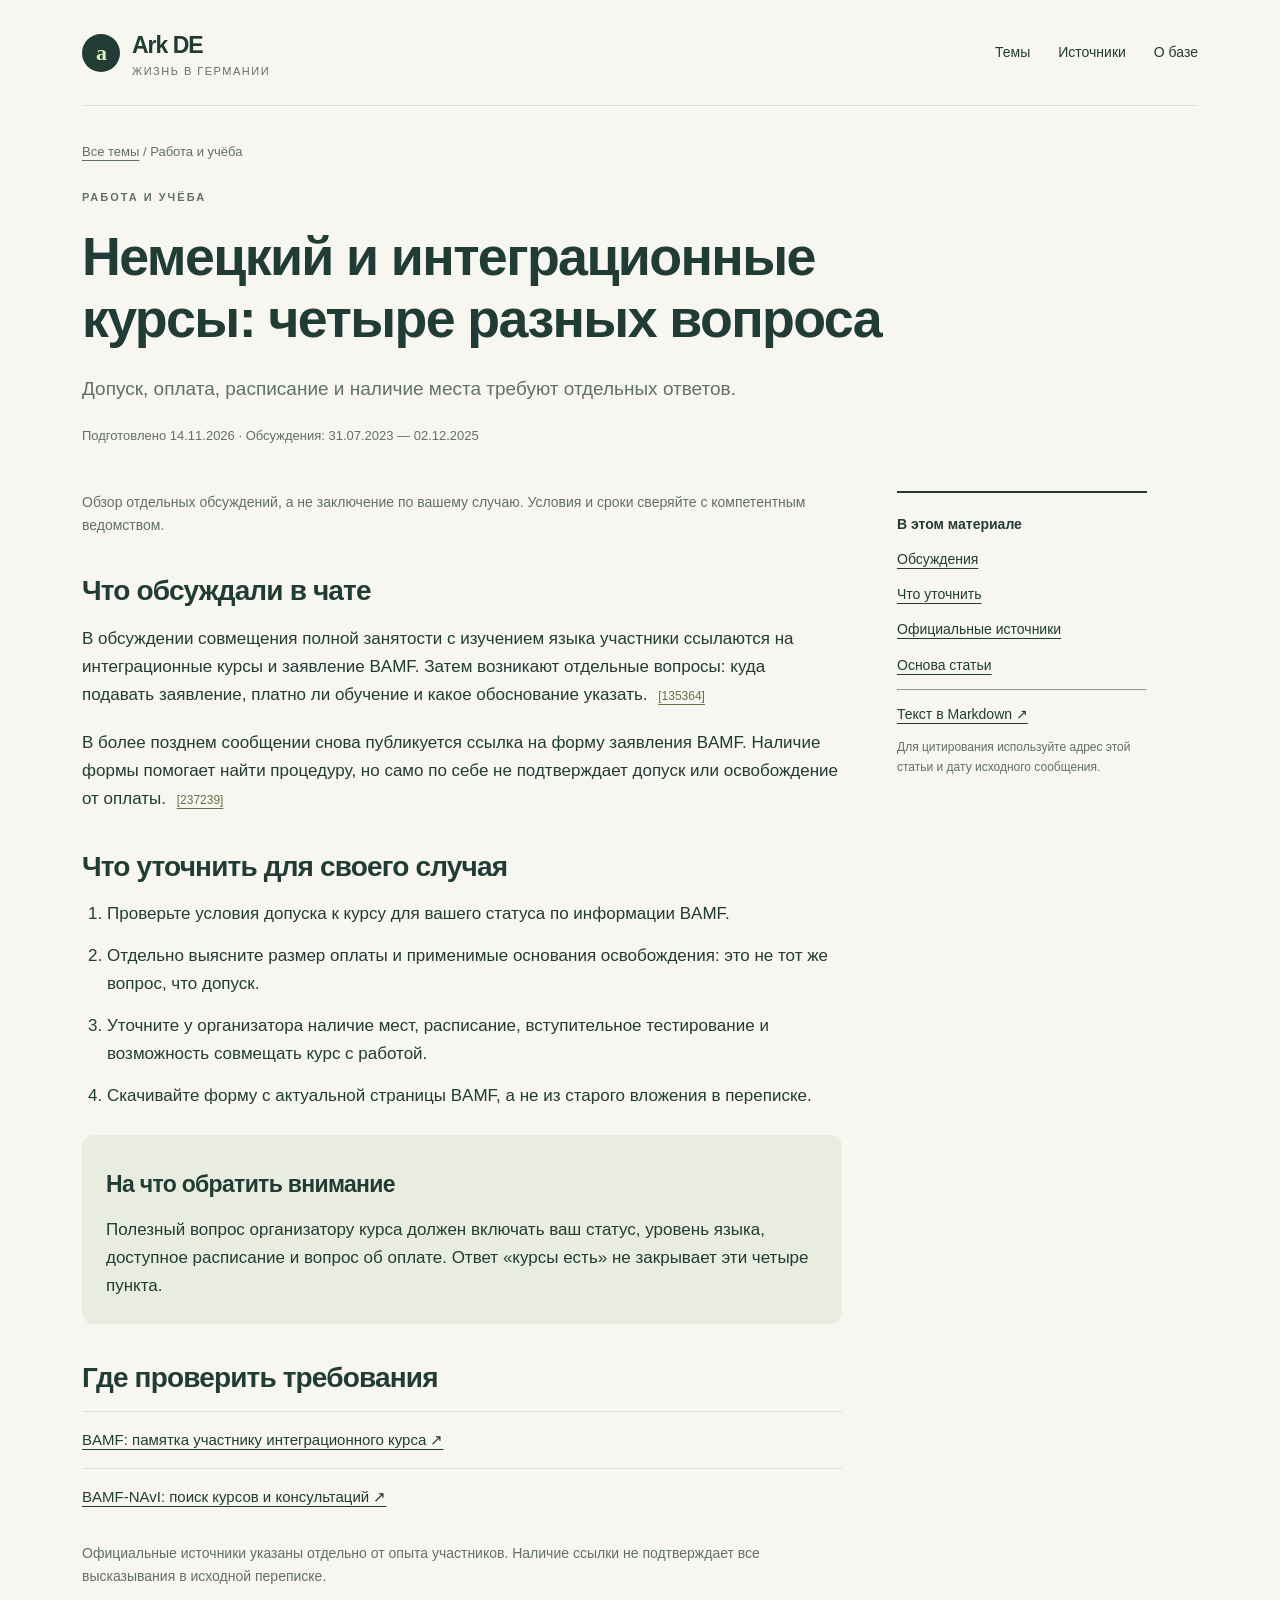
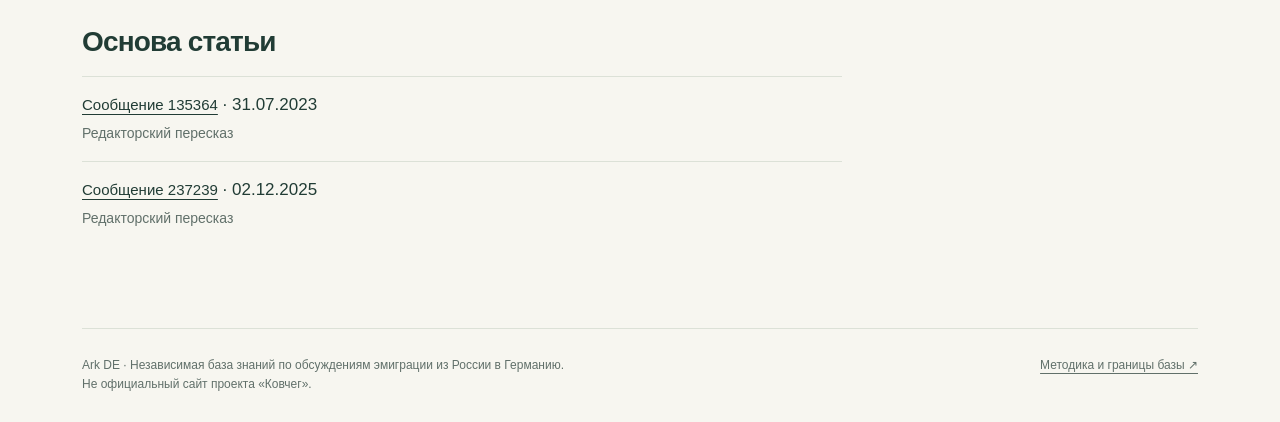
<file: docs/german-courses/index.html>
<!doctype html><html lang="ru"><head><meta charset="utf-8"><meta name="viewport" content="width=device-width,initial-scale=1">
<title>Немецкий и интеграционные курсы: четыре разных вопроса · Ark DE</title><meta name="description" content="Допуск, оплата, расписание и наличие места требуют отдельных ответов."><link rel="canonical" href="https://vladdez.github.io/ark-de/german-courses/">
<meta property="og:type" content="article"><meta property="og:locale" content="ru_RU"><meta property="og:site_name" content="Ark DE"><meta property="og:title" content="Немецкий и интеграционные курсы: четыре разных вопроса"><meta property="og:description" content="Допуск, оплата, расписание и наличие места требуют отдельных ответов."><meta property="og:url" content="https://vladdez.github.io/ark-de/german-courses/"><meta name="twitter:card" content="summary"><meta name="twitter:title" content="Немецкий и интеграционные курсы: четыре разных вопроса"><meta name="twitter:description" content="Допуск, оплата, расписание и наличие места требуют отдельных ответов.">
<meta name="theme-color" content="#213c35"><link rel="stylesheet" href="../assets/site.css"><script src="../assets/site.js" defer></script></head><body>
<a class="skip" href="#main">К содержанию</a><div class="wrap"><header class="header"><a class="brand" href="../index.html"><span class="brandmark" aria-hidden="true">a</span><span>Ark DE<small>Жизнь в Германии</small></span></a><nav aria-label="Основная навигация"><a href="../index.html#topics">Темы</a><a href="../sources/index.html">Источники</a><a href="../about/index.html">О базе</a></nav></header>
<main id="main"><p class="breadcrumbs"><a href="../index.html#topics">Все темы</a> / Работа и учёба</p><header class="article-head"><div class="eyebrow">Работа и учёба</div><h1>Немецкий и интеграционные курсы: четыре разных вопроса</h1><p class="lead">Допуск, оплата, расписание и наличие места требуют отдельных ответов.</p><p class="meta">Подготовлено 14.11.2026 · Обсуждения: 31.07.2023 — 02.12.2025</p></header>
<div class="layout"><article class="prose"><p class="note">Обзор отдельных обсуждений, а не заключение по вашему случаю. Условия и сроки сверяйте с компетентным ведомством.</p><h2 id="discussion">Что обсуждали в чате</h2><p>В обсуждении совмещения полной занятости с изучением языка участники ссылаются на интеграционные курсы и заявление BAMF. Затем возникают отдельные вопросы: куда подавать заявление, платно ли обучение и какое обоснование указать. <a class="source-link" href="../sources/index.html#m135364" aria-label="Источник: сообщение 135364">[135364]</a></p><p>В более позднем сообщении снова публикуется ссылка на форму заявления BAMF. Наличие формы помогает найти процедуру, но само по себе не подтверждает допуск или освобождение от оплаты. <a class="source-link" href="../sources/index.html#m237239" aria-label="Источник: сообщение 237239">[237239]</a></p><h2 id="check">Что уточнить для своего случая</h2><ol><li>Проверьте условия допуска к курсу для вашего статуса по информации BAMF.</li><li>Отдельно выясните размер оплаты и применимые основания освобождения: это не тот же вопрос, что допуск.</li><li>Уточните у организатора наличие мест, расписание, вступительное тестирование и возможность совмещать курс с работой.</li><li>Скачивайте форму с актуальной страницы BAMF, а не из старого вложения в переписке.</li></ol><div class="callout"><h3>На что обратить внимание</h3><p>Полезный вопрос организатору курса должен включать ваш статус, уровень языка, доступное расписание и вопрос об оплате. Ответ «курсы есть» не закрывает эти четыре пункта.</p></div><h2 id="official">Где проверить требования</h2><ul class="resources"><li><a href="https://www.bamf.de/SharedDocs/Anlagen/DE/Integration/Integrationskurse/Kursteilnehmer/Merkblaetter/630-009_merkblatt-zum-antrag-auf-zulassung.pdf?__blob=publicationFile&amp;v=1" rel="external">BAMF: памятка участнику интеграционного курса ↗</a></li><li><a href="https://bamf-navi.bamf.de/de/Benutzeranleitung/" rel="external">BAMF-NAvI: поиск курсов и консультаций ↗</a></li></ul><p class="note">Официальные источники указаны отдельно от опыта участников. Наличие ссылки не подтверждает все высказывания в исходной переписке.</p><h2 id="sources">Основа статьи</h2><ul class="resources"><li><a href="../sources/index.html#m135364">Сообщение 135364</a> · 31.07.2023<br><span class="note">Редакторский пересказ</span></li><li><a href="../sources/index.html#m237239">Сообщение 237239</a> · 02.12.2025<br><span class="note">Редакторский пересказ</span></li></ul></article>
<aside class="toc" aria-label="Содержание статьи"><strong>В этом материале</strong><a href="#discussion">Обсуждения</a><a href="#check">Что уточнить</a><a href="#official">Официальные источники</a><a href="#sources">Основа статьи</a><hr><a href="../markdown/german-courses.md">Текст в Markdown ↗</a><p class="note">Для цитирования используйте адрес этой статьи и дату исходного сообщения.</p></aside></div></main><footer class="footer"><p>Ark DE · Независимая база знаний по обсуждениям эмиграции из России в Германию.<br>Не официальный сайт проекта «Ковчег».</p><a href="../about/index.html">Методика и границы базы ↗</a></footer></div></body></html>
</file>
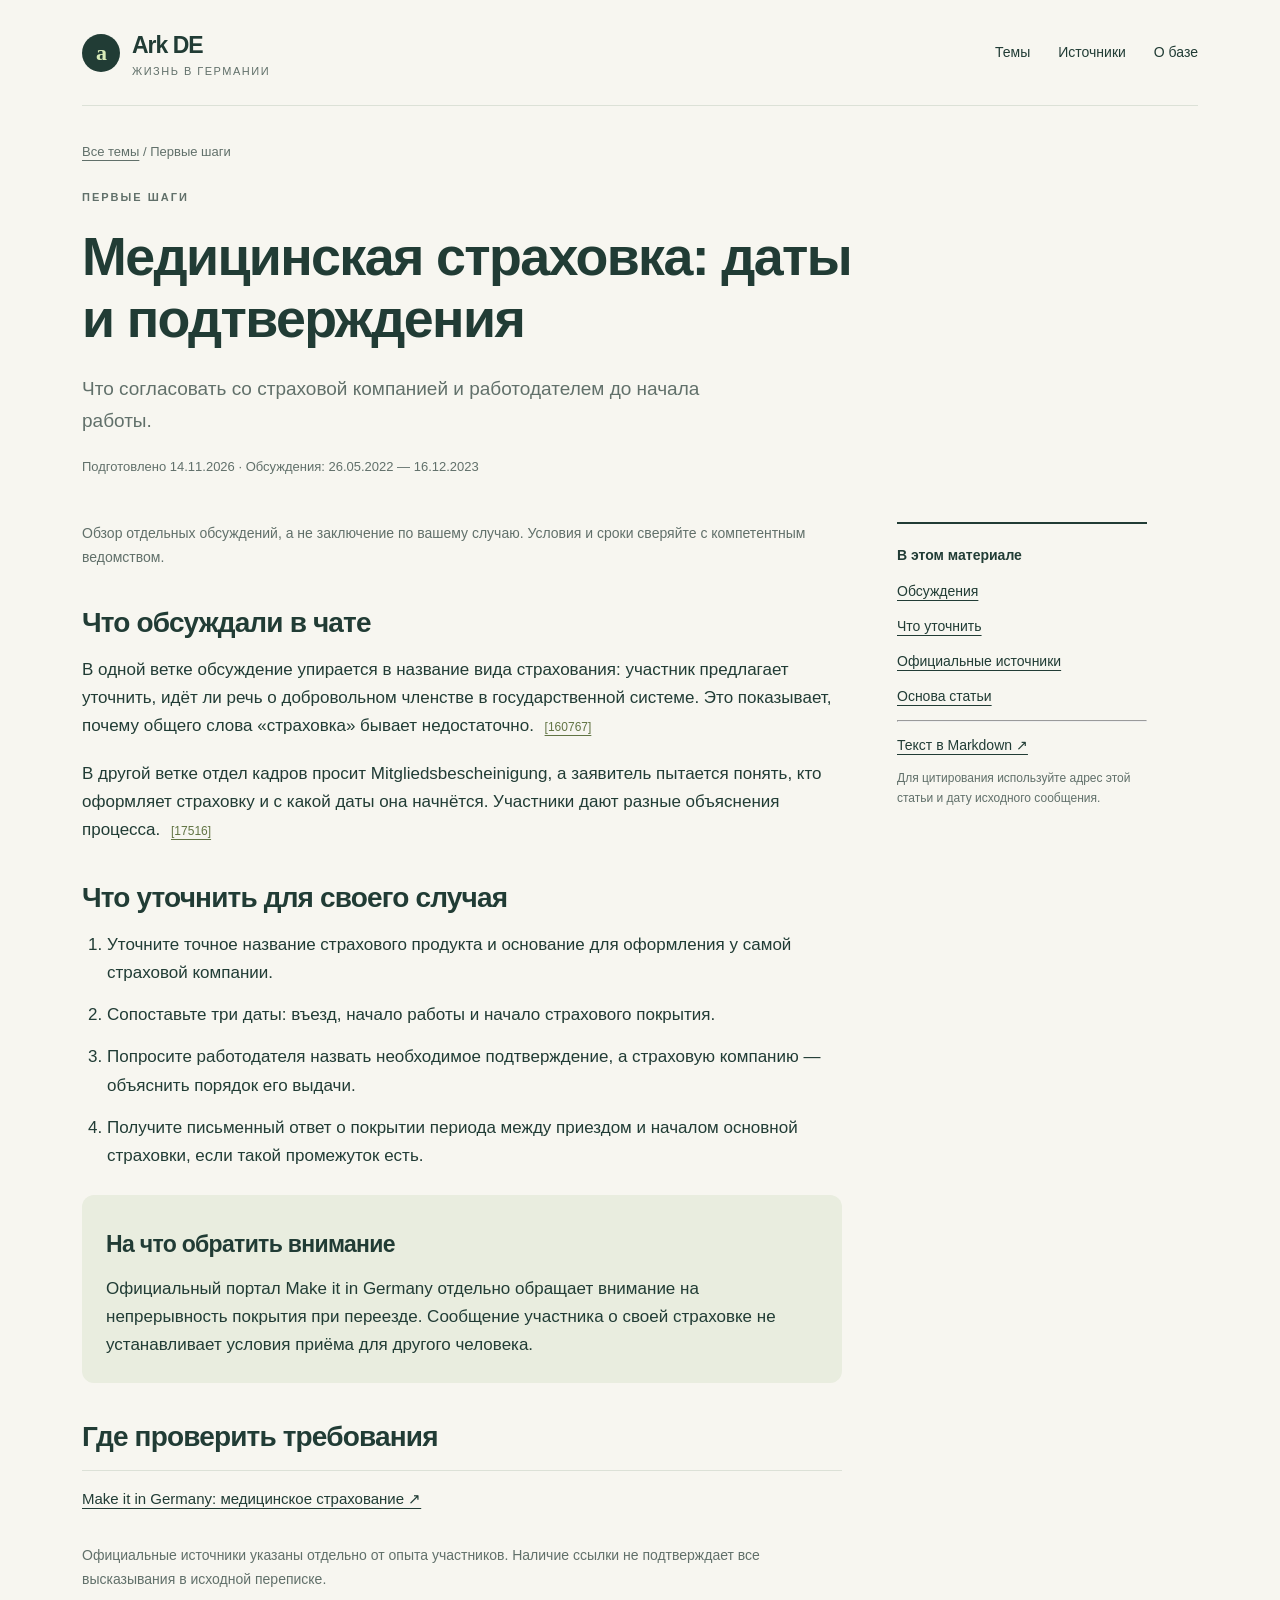
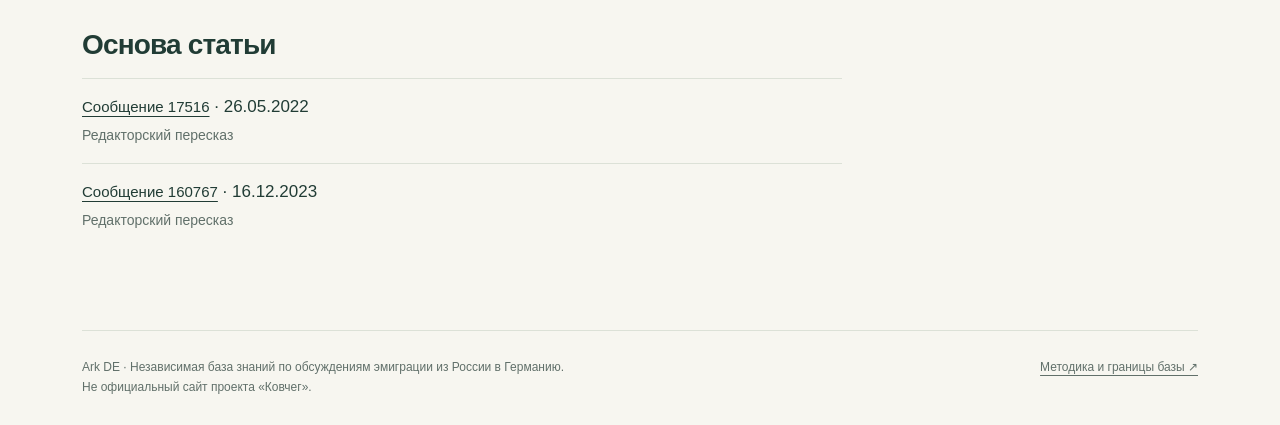
<file: docs/health-insurance/index.html>
<!doctype html><html lang="ru"><head><meta charset="utf-8"><meta name="viewport" content="width=device-width,initial-scale=1">
<title>Медицинская страховка: даты и подтверждения · Ark DE</title><meta name="description" content="Что согласовать со страховой компанией и работодателем до начала работы."><link rel="canonical" href="https://vladdez.github.io/ark-de/health-insurance/">
<meta property="og:type" content="article"><meta property="og:locale" content="ru_RU"><meta property="og:site_name" content="Ark DE"><meta property="og:title" content="Медицинская страховка: даты и подтверждения"><meta property="og:description" content="Что согласовать со страховой компанией и работодателем до начала работы."><meta property="og:url" content="https://vladdez.github.io/ark-de/health-insurance/"><meta name="twitter:card" content="summary"><meta name="twitter:title" content="Медицинская страховка: даты и подтверждения"><meta name="twitter:description" content="Что согласовать со страховой компанией и работодателем до начала работы.">
<meta name="theme-color" content="#213c35"><link rel="stylesheet" href="../assets/site.css"><script src="../assets/site.js" defer></script></head><body>
<a class="skip" href="#main">К содержанию</a><div class="wrap"><header class="header"><a class="brand" href="../index.html"><span class="brandmark" aria-hidden="true">a</span><span>Ark DE<small>Жизнь в Германии</small></span></a><nav aria-label="Основная навигация"><a href="../index.html#topics">Темы</a><a href="../sources/index.html">Источники</a><a href="../about/index.html">О базе</a></nav></header>
<main id="main"><p class="breadcrumbs"><a href="../index.html#topics">Все темы</a> / Первые шаги</p><header class="article-head"><div class="eyebrow">Первые шаги</div><h1>Медицинская страховка: даты и подтверждения</h1><p class="lead">Что согласовать со страховой компанией и работодателем до начала работы.</p><p class="meta">Подготовлено 14.11.2026 · Обсуждения: 26.05.2022 — 16.12.2023</p></header>
<div class="layout"><article class="prose"><p class="note">Обзор отдельных обсуждений, а не заключение по вашему случаю. Условия и сроки сверяйте с компетентным ведомством.</p><h2 id="discussion">Что обсуждали в чате</h2><p>В одной ветке обсуждение упирается в название вида страхования: участник предлагает уточнить, идёт ли речь о добровольном членстве в государственной системе. Это показывает, почему общего слова «страховка» бывает недостаточно. <a class="source-link" href="../sources/index.html#m160767" aria-label="Источник: сообщение 160767">[160767]</a></p><p>В другой ветке отдел кадров просит Mitgliedsbescheinigung, а заявитель пытается понять, кто оформляет страховку и с какой даты она начнётся. Участники дают разные объяснения процесса. <a class="source-link" href="../sources/index.html#m17516" aria-label="Источник: сообщение 17516">[17516]</a></p><h2 id="check">Что уточнить для своего случая</h2><ol><li>Уточните точное название страхового продукта и основание для оформления у самой страховой компании.</li><li>Сопоставьте три даты: въезд, начало работы и начало страхового покрытия.</li><li>Попросите работодателя назвать необходимое подтверждение, а страховую компанию — объяснить порядок его выдачи.</li><li>Получите письменный ответ о покрытии периода между приездом и началом основной страховки, если такой промежуток есть.</li></ol><div class="callout"><h3>На что обратить внимание</h3><p>Официальный портал Make it in Germany отдельно обращает внимание на непрерывность покрытия при переезде. Сообщение участника о своей страховке не устанавливает условия приёма для другого человека.</p></div><h2 id="official">Где проверить требования</h2><ul class="resources"><li><a href="https://www.make-it-in-germany.com/en/arriving-living/getting-started/health-insurance" rel="external">Make it in Germany: медицинское страхование ↗</a></li></ul><p class="note">Официальные источники указаны отдельно от опыта участников. Наличие ссылки не подтверждает все высказывания в исходной переписке.</p><h2 id="sources">Основа статьи</h2><ul class="resources"><li><a href="../sources/index.html#m17516">Сообщение 17516</a> · 26.05.2022<br><span class="note">Редакторский пересказ</span></li><li><a href="../sources/index.html#m160767">Сообщение 160767</a> · 16.12.2023<br><span class="note">Редакторский пересказ</span></li></ul></article>
<aside class="toc" aria-label="Содержание статьи"><strong>В этом материале</strong><a href="#discussion">Обсуждения</a><a href="#check">Что уточнить</a><a href="#official">Официальные источники</a><a href="#sources">Основа статьи</a><hr><a href="../markdown/health-insurance.md">Текст в Markdown ↗</a><p class="note">Для цитирования используйте адрес этой статьи и дату исходного сообщения.</p></aside></div></main><footer class="footer"><p>Ark DE · Независимая база знаний по обсуждениям эмиграции из России в Германию.<br>Не официальный сайт проекта «Ковчег».</p><a href="../about/index.html">Методика и границы базы ↗</a></footer></div></body></html>
</file>
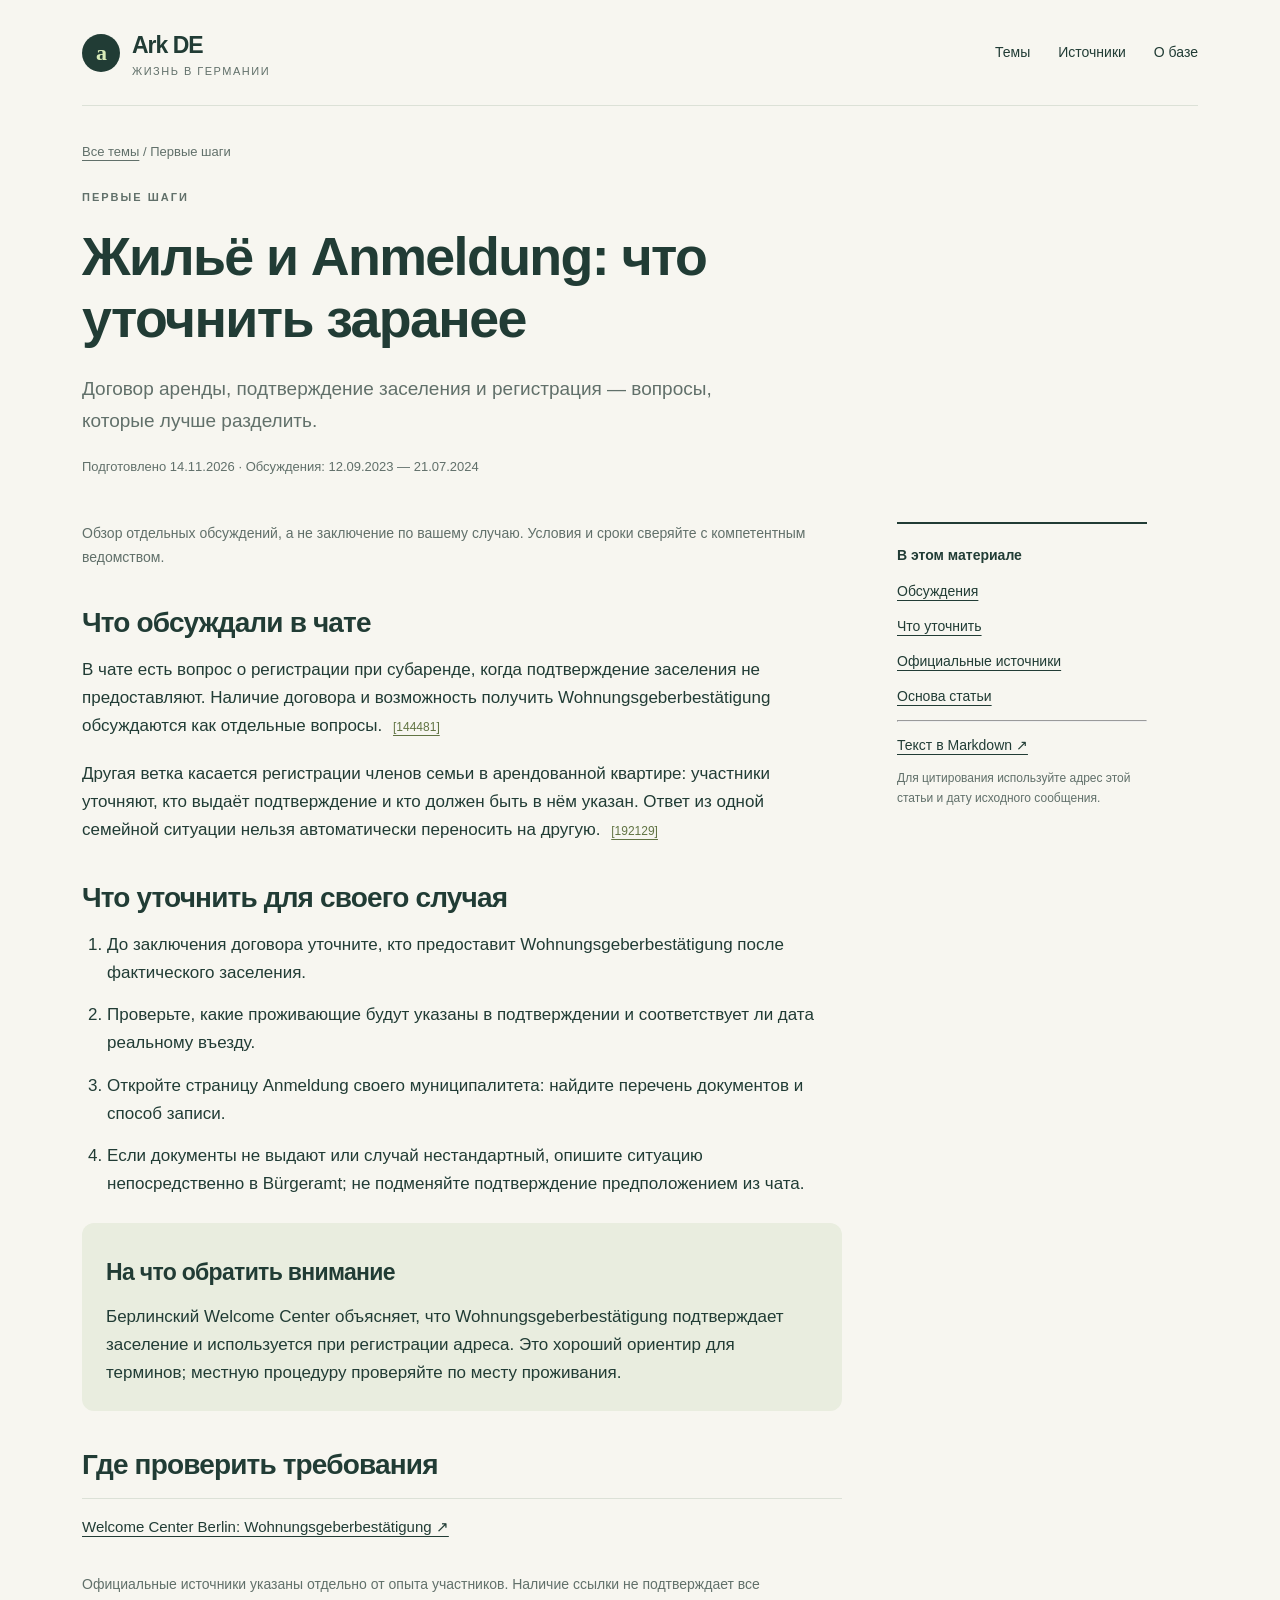
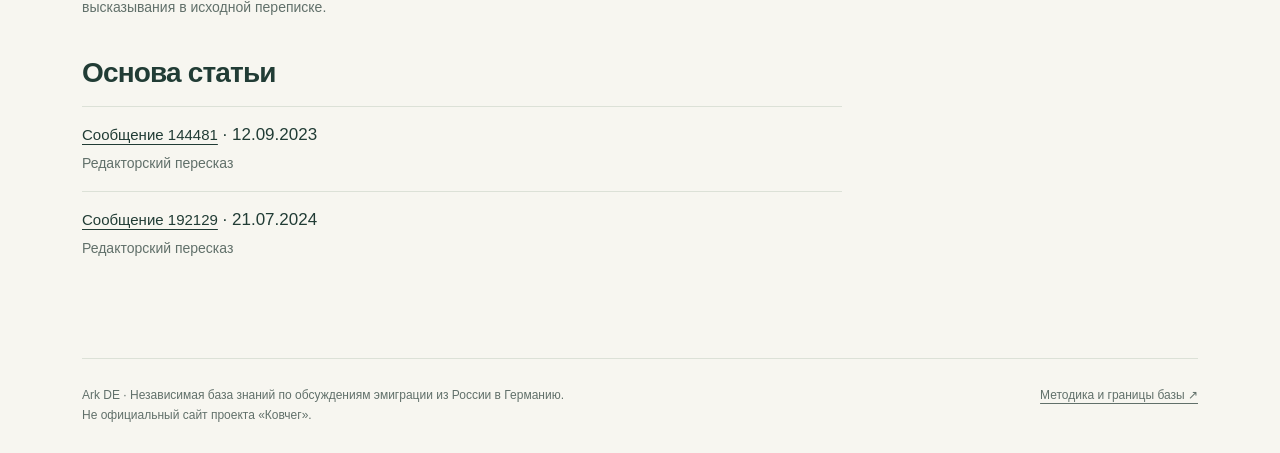
<file: docs/housing-and-anmeldung/index.html>
<!doctype html><html lang="ru"><head><meta charset="utf-8"><meta name="viewport" content="width=device-width,initial-scale=1">
<title>Жильё и Anmeldung: что уточнить заранее · Ark DE</title><meta name="description" content="Договор аренды, подтверждение заселения и регистрация — вопросы, которые лучше разделить."><link rel="canonical" href="https://vladdez.github.io/ark-de/housing-and-anmeldung/">
<meta property="og:type" content="article"><meta property="og:locale" content="ru_RU"><meta property="og:site_name" content="Ark DE"><meta property="og:title" content="Жильё и Anmeldung: что уточнить заранее"><meta property="og:description" content="Договор аренды, подтверждение заселения и регистрация — вопросы, которые лучше разделить."><meta property="og:url" content="https://vladdez.github.io/ark-de/housing-and-anmeldung/"><meta name="twitter:card" content="summary"><meta name="twitter:title" content="Жильё и Anmeldung: что уточнить заранее"><meta name="twitter:description" content="Договор аренды, подтверждение заселения и регистрация — вопросы, которые лучше разделить.">
<meta name="theme-color" content="#213c35"><link rel="stylesheet" href="../assets/site.css"><script src="../assets/site.js" defer></script></head><body>
<a class="skip" href="#main">К содержанию</a><div class="wrap"><header class="header"><a class="brand" href="../index.html"><span class="brandmark" aria-hidden="true">a</span><span>Ark DE<small>Жизнь в Германии</small></span></a><nav aria-label="Основная навигация"><a href="../index.html#topics">Темы</a><a href="../sources/index.html">Источники</a><a href="../about/index.html">О базе</a></nav></header>
<main id="main"><p class="breadcrumbs"><a href="../index.html#topics">Все темы</a> / Первые шаги</p><header class="article-head"><div class="eyebrow">Первые шаги</div><h1>Жильё и Anmeldung: что уточнить заранее</h1><p class="lead">Договор аренды, подтверждение заселения и регистрация — вопросы, которые лучше разделить.</p><p class="meta">Подготовлено 14.11.2026 · Обсуждения: 12.09.2023 — 21.07.2024</p></header>
<div class="layout"><article class="prose"><p class="note">Обзор отдельных обсуждений, а не заключение по вашему случаю. Условия и сроки сверяйте с компетентным ведомством.</p><h2 id="discussion">Что обсуждали в чате</h2><p>В чате есть вопрос о регистрации при субаренде, когда подтверждение заселения не предоставляют. Наличие договора и возможность получить Wohnungsgeberbestätigung обсуждаются как отдельные вопросы. <a class="source-link" href="../sources/index.html#m144481" aria-label="Источник: сообщение 144481">[144481]</a></p><p>Другая ветка касается регистрации членов семьи в арендованной квартире: участники уточняют, кто выдаёт подтверждение и кто должен быть в нём указан. Ответ из одной семейной ситуации нельзя автоматически переносить на другую. <a class="source-link" href="../sources/index.html#m192129" aria-label="Источник: сообщение 192129">[192129]</a></p><h2 id="check">Что уточнить для своего случая</h2><ol><li>До заключения договора уточните, кто предоставит Wohnungsgeberbestätigung после фактического заселения.</li><li>Проверьте, какие проживающие будут указаны в подтверждении и соответствует ли дата реальному въезду.</li><li>Откройте страницу Anmeldung своего муниципалитета: найдите перечень документов и способ записи.</li><li>Если документы не выдают или случай нестандартный, опишите ситуацию непосредственно в Bürgeramt; не подменяйте подтверждение предположением из чата.</li></ol><div class="callout"><h3>На что обратить внимание</h3><p>Берлинский Welcome Center объясняет, что Wohnungsgeberbestätigung подтверждает заселение и используется при регистрации адреса. Это хороший ориентир для терминов; местную процедуру проверяйте по месту проживания.</p></div><h2 id="official">Где проверить требования</h2><ul class="resources"><li><a href="https://willkommenszentrum.berlin.de/glossary/wohnungsgeberbestaetigung" rel="external">Welcome Center Berlin: Wohnungsgeberbestätigung ↗</a></li></ul><p class="note">Официальные источники указаны отдельно от опыта участников. Наличие ссылки не подтверждает все высказывания в исходной переписке.</p><h2 id="sources">Основа статьи</h2><ul class="resources"><li><a href="../sources/index.html#m144481">Сообщение 144481</a> · 12.09.2023<br><span class="note">Редакторский пересказ</span></li><li><a href="../sources/index.html#m192129">Сообщение 192129</a> · 21.07.2024<br><span class="note">Редакторский пересказ</span></li></ul></article>
<aside class="toc" aria-label="Содержание статьи"><strong>В этом материале</strong><a href="#discussion">Обсуждения</a><a href="#check">Что уточнить</a><a href="#official">Официальные источники</a><a href="#sources">Основа статьи</a><hr><a href="../markdown/housing-and-anmeldung.md">Текст в Markdown ↗</a><p class="note">Для цитирования используйте адрес этой статьи и дату исходного сообщения.</p></aside></div></main><footer class="footer"><p>Ark DE · Независимая база знаний по обсуждениям эмиграции из России в Германию.<br>Не официальный сайт проекта «Ковчег».</p><a href="../about/index.html">Методика и границы базы ↗</a></footer></div></body></html>
</file>
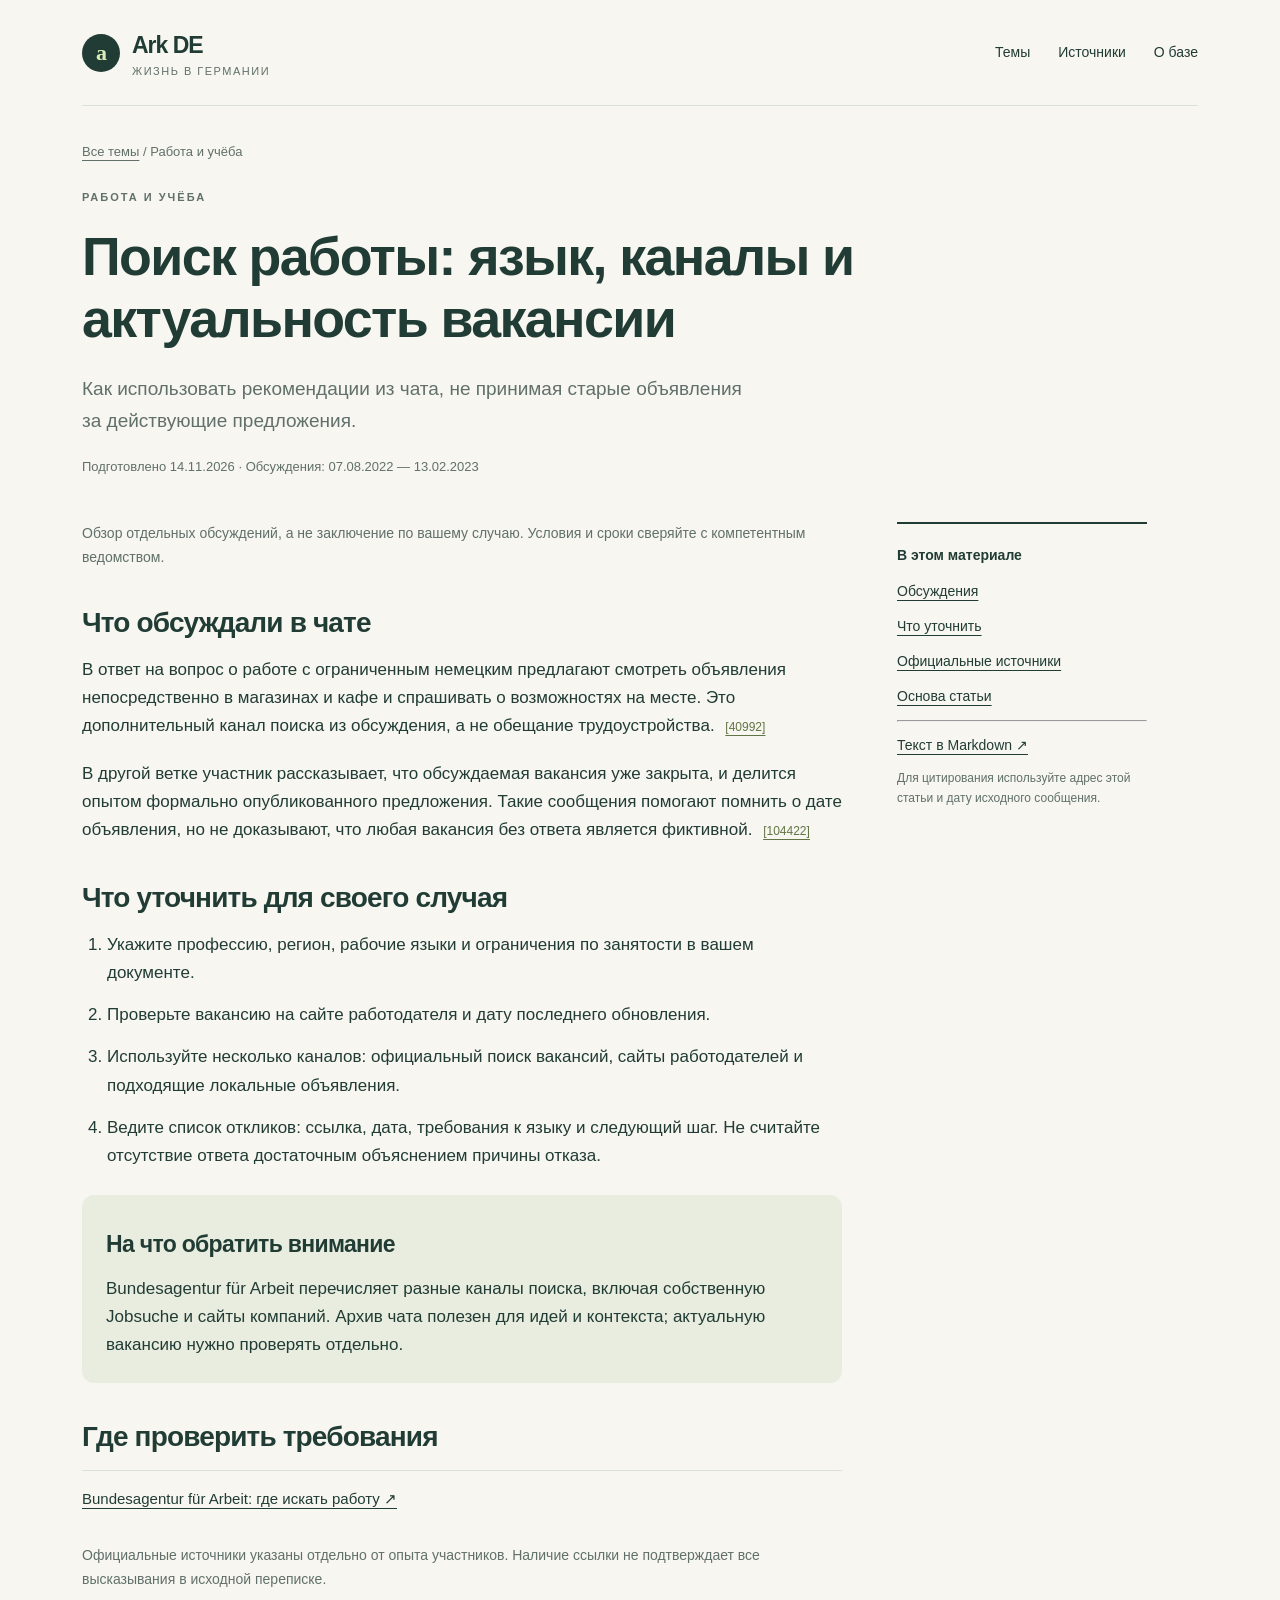
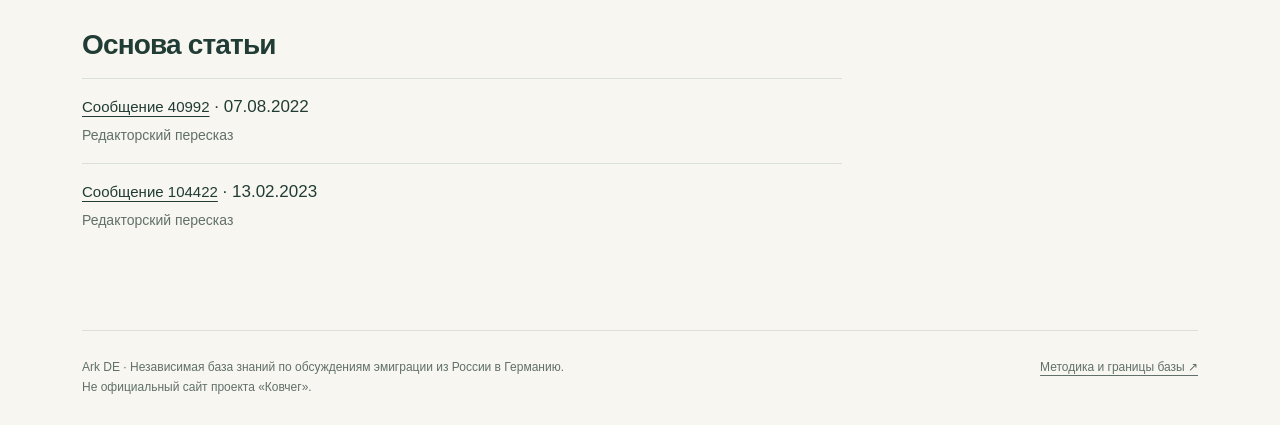
<file: docs/job-search/index.html>
<!doctype html><html lang="ru"><head><meta charset="utf-8"><meta name="viewport" content="width=device-width,initial-scale=1">
<title>Поиск работы: язык, каналы и актуальность вакансии · Ark DE</title><meta name="description" content="Как использовать рекомендации из чата, не принимая старые объявления за действующие предложения."><link rel="canonical" href="https://vladdez.github.io/ark-de/job-search/">
<meta property="og:type" content="article"><meta property="og:locale" content="ru_RU"><meta property="og:site_name" content="Ark DE"><meta property="og:title" content="Поиск работы: язык, каналы и актуальность вакансии"><meta property="og:description" content="Как использовать рекомендации из чата, не принимая старые объявления за действующие предложения."><meta property="og:url" content="https://vladdez.github.io/ark-de/job-search/"><meta name="twitter:card" content="summary"><meta name="twitter:title" content="Поиск работы: язык, каналы и актуальность вакансии"><meta name="twitter:description" content="Как использовать рекомендации из чата, не принимая старые объявления за действующие предложения.">
<meta name="theme-color" content="#213c35"><link rel="stylesheet" href="../assets/site.css"><script src="../assets/site.js" defer></script></head><body>
<a class="skip" href="#main">К содержанию</a><div class="wrap"><header class="header"><a class="brand" href="../index.html"><span class="brandmark" aria-hidden="true">a</span><span>Ark DE<small>Жизнь в Германии</small></span></a><nav aria-label="Основная навигация"><a href="../index.html#topics">Темы</a><a href="../sources/index.html">Источники</a><a href="../about/index.html">О базе</a></nav></header>
<main id="main"><p class="breadcrumbs"><a href="../index.html#topics">Все темы</a> / Работа и учёба</p><header class="article-head"><div class="eyebrow">Работа и учёба</div><h1>Поиск работы: язык, каналы и актуальность вакансии</h1><p class="lead">Как использовать рекомендации из чата, не принимая старые объявления за действующие предложения.</p><p class="meta">Подготовлено 14.11.2026 · Обсуждения: 07.08.2022 — 13.02.2023</p></header>
<div class="layout"><article class="prose"><p class="note">Обзор отдельных обсуждений, а не заключение по вашему случаю. Условия и сроки сверяйте с компетентным ведомством.</p><h2 id="discussion">Что обсуждали в чате</h2><p>В ответ на вопрос о работе с ограниченным немецким предлагают смотреть объявления непосредственно в магазинах и кафе и спрашивать о возможностях на месте. Это дополнительный канал поиска из обсуждения, а не обещание трудоустройства. <a class="source-link" href="../sources/index.html#m40992" aria-label="Источник: сообщение 40992">[40992]</a></p><p>В другой ветке участник рассказывает, что обсуждаемая вакансия уже закрыта, и делится опытом формально опубликованного предложения. Такие сообщения помогают помнить о дате объявления, но не доказывают, что любая вакансия без ответа является фиктивной. <a class="source-link" href="../sources/index.html#m104422" aria-label="Источник: сообщение 104422">[104422]</a></p><h2 id="check">Что уточнить для своего случая</h2><ol><li>Укажите профессию, регион, рабочие языки и ограничения по занятости в вашем документе.</li><li>Проверьте вакансию на сайте работодателя и дату последнего обновления.</li><li>Используйте несколько каналов: официальный поиск вакансий, сайты работодателей и подходящие локальные объявления.</li><li>Ведите список откликов: ссылка, дата, требования к языку и следующий шаг. Не считайте отсутствие ответа достаточным объяснением причины отказа.</li></ol><div class="callout"><h3>На что обратить внимание</h3><p>Bundesagentur für Arbeit перечисляет разные каналы поиска, включая собственную Jobsuche и сайты компаний. Архив чата полезен для идей и контекста; актуальную вакансию нужно проверять отдельно.</p></div><h2 id="official">Где проверить требования</h2><ul class="resources"><li><a href="https://www.arbeitsagentur.de/arbeitslos-arbeit-finden/bewerbungstraining/job-finden" rel="external">Bundesagentur für Arbeit: где искать работу ↗</a></li></ul><p class="note">Официальные источники указаны отдельно от опыта участников. Наличие ссылки не подтверждает все высказывания в исходной переписке.</p><h2 id="sources">Основа статьи</h2><ul class="resources"><li><a href="../sources/index.html#m40992">Сообщение 40992</a> · 07.08.2022<br><span class="note">Редакторский пересказ</span></li><li><a href="../sources/index.html#m104422">Сообщение 104422</a> · 13.02.2023<br><span class="note">Редакторский пересказ</span></li></ul></article>
<aside class="toc" aria-label="Содержание статьи"><strong>В этом материале</strong><a href="#discussion">Обсуждения</a><a href="#check">Что уточнить</a><a href="#official">Официальные источники</a><a href="#sources">Основа статьи</a><hr><a href="../markdown/job-search.md">Текст в Markdown ↗</a><p class="note">Для цитирования используйте адрес этой статьи и дату исходного сообщения.</p></aside></div></main><footer class="footer"><p>Ark DE · Независимая база знаний по обсуждениям эмиграции из России в Германию.<br>Не официальный сайт проекта «Ковчег».</p><a href="../about/index.html">Методика и границы базы ↗</a></footer></div></body></html>
</file>
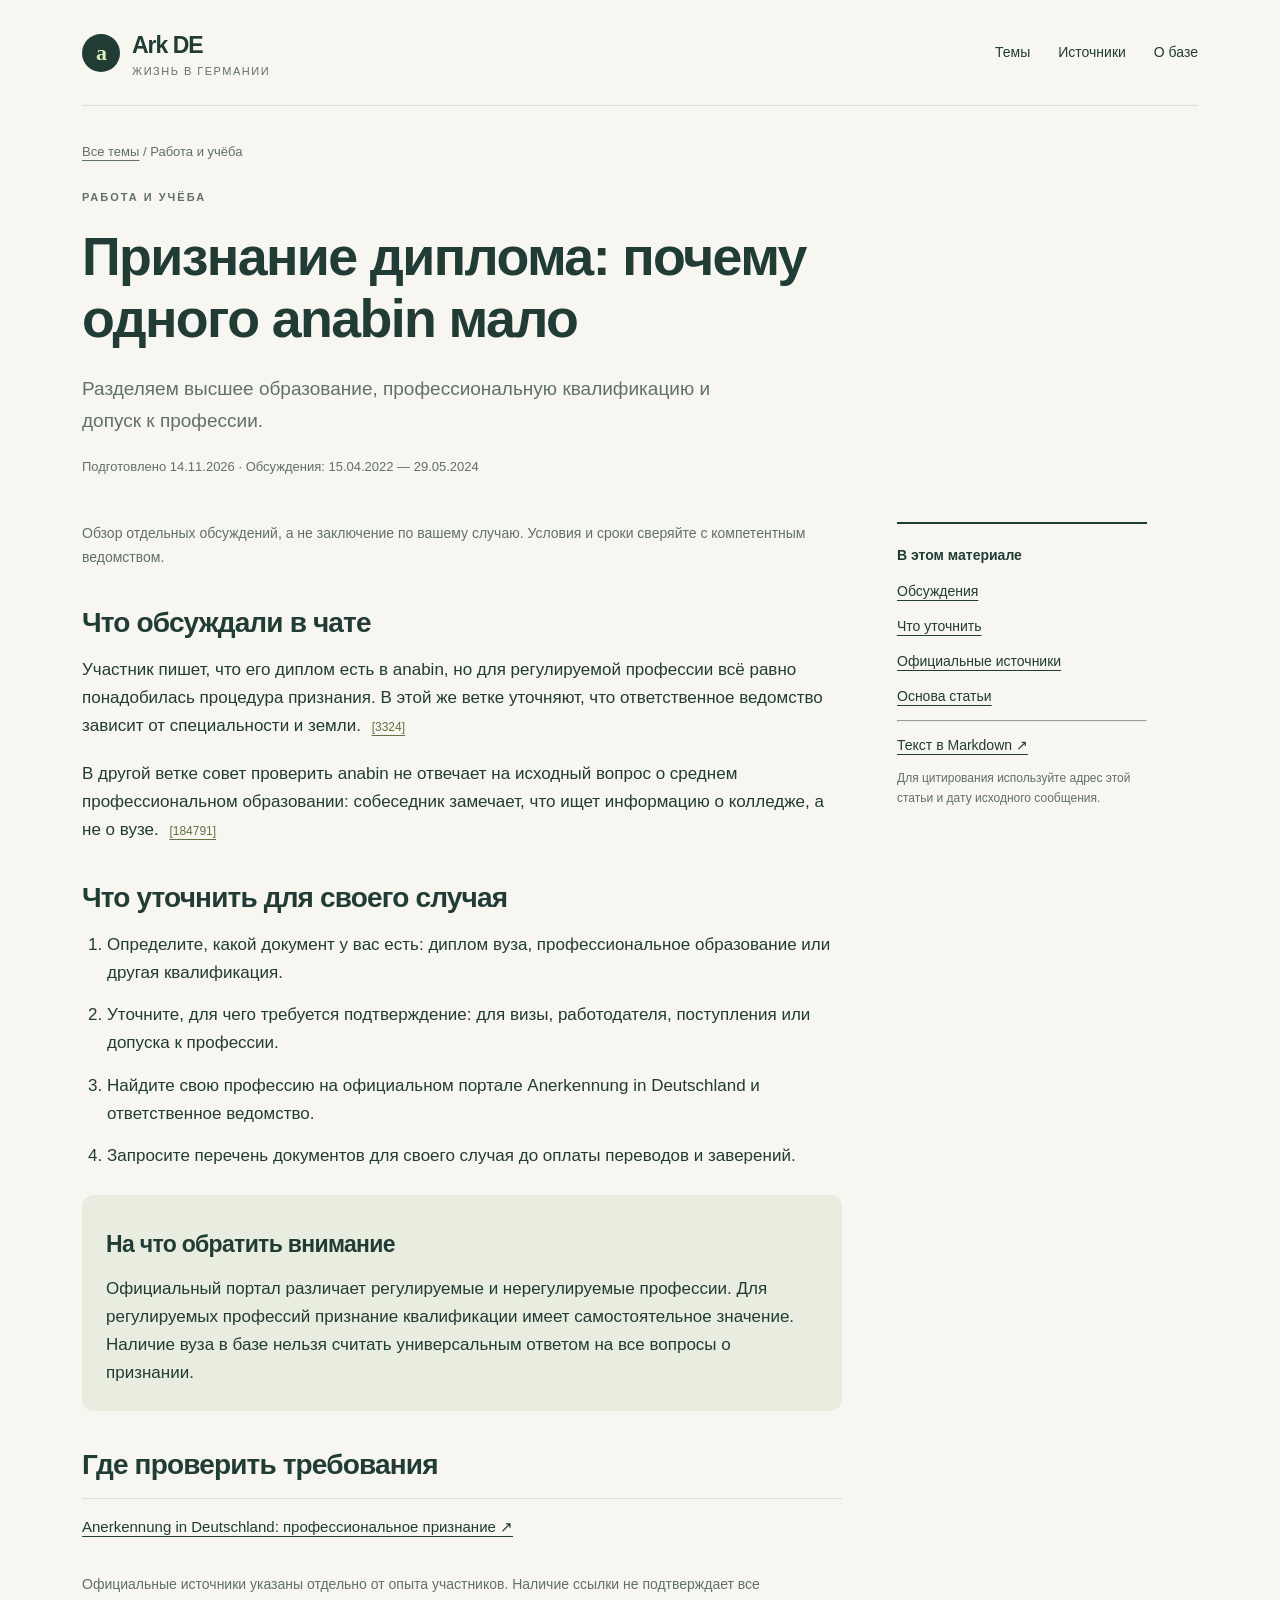
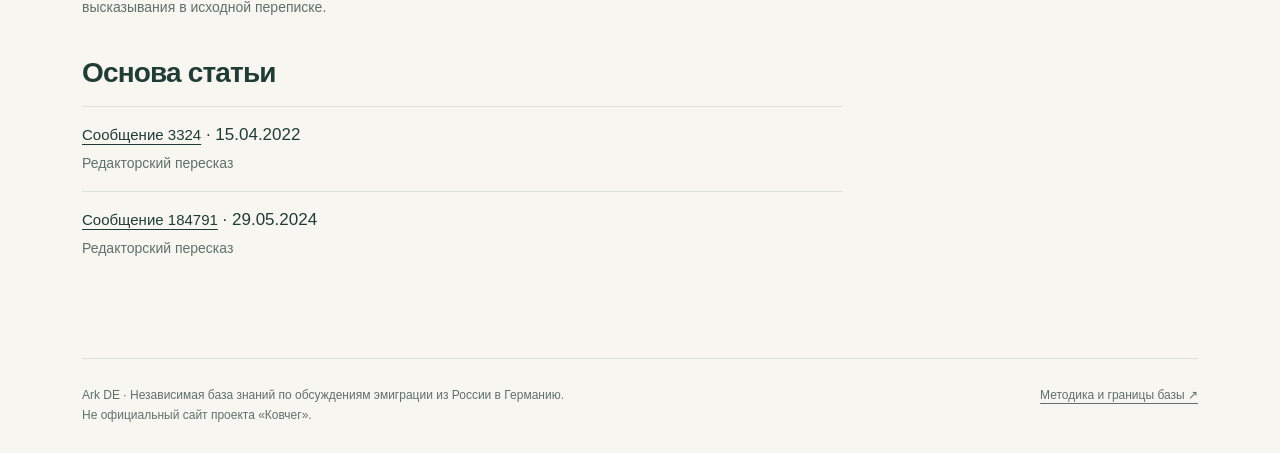
<file: docs/qualification-recognition/index.html>
<!doctype html><html lang="ru"><head><meta charset="utf-8"><meta name="viewport" content="width=device-width,initial-scale=1">
<title>Признание диплома: почему одного anabin мало · Ark DE</title><meta name="description" content="Разделяем высшее образование, профессиональную квалификацию и допуск к профессии."><link rel="canonical" href="https://vladdez.github.io/ark-de/qualification-recognition/">
<meta property="og:type" content="article"><meta property="og:locale" content="ru_RU"><meta property="og:site_name" content="Ark DE"><meta property="og:title" content="Признание диплома: почему одного anabin мало"><meta property="og:description" content="Разделяем высшее образование, профессиональную квалификацию и допуск к профессии."><meta property="og:url" content="https://vladdez.github.io/ark-de/qualification-recognition/"><meta name="twitter:card" content="summary"><meta name="twitter:title" content="Признание диплома: почему одного anabin мало"><meta name="twitter:description" content="Разделяем высшее образование, профессиональную квалификацию и допуск к профессии.">
<meta name="theme-color" content="#213c35"><link rel="stylesheet" href="../assets/site.css"><script src="../assets/site.js" defer></script></head><body>
<a class="skip" href="#main">К содержанию</a><div class="wrap"><header class="header"><a class="brand" href="../index.html"><span class="brandmark" aria-hidden="true">a</span><span>Ark DE<small>Жизнь в Германии</small></span></a><nav aria-label="Основная навигация"><a href="../index.html#topics">Темы</a><a href="../sources/index.html">Источники</a><a href="../about/index.html">О базе</a></nav></header>
<main id="main"><p class="breadcrumbs"><a href="../index.html#topics">Все темы</a> / Работа и учёба</p><header class="article-head"><div class="eyebrow">Работа и учёба</div><h1>Признание диплома: почему одного anabin мало</h1><p class="lead">Разделяем высшее образование, профессиональную квалификацию и допуск к профессии.</p><p class="meta">Подготовлено 14.11.2026 · Обсуждения: 15.04.2022 — 29.05.2024</p></header>
<div class="layout"><article class="prose"><p class="note">Обзор отдельных обсуждений, а не заключение по вашему случаю. Условия и сроки сверяйте с компетентным ведомством.</p><h2 id="discussion">Что обсуждали в чате</h2><p>Участник пишет, что его диплом есть в anabin, но для регулируемой профессии всё равно понадобилась процедура признания. В этой же ветке уточняют, что ответственное ведомство зависит от специальности и земли. <a class="source-link" href="../sources/index.html#m3324" aria-label="Источник: сообщение 3324">[3324]</a></p><p>В другой ветке совет проверить anabin не отвечает на исходный вопрос о среднем профессиональном образовании: собеседник замечает, что ищет информацию о колледже, а не о вузе. <a class="source-link" href="../sources/index.html#m184791" aria-label="Источник: сообщение 184791">[184791]</a></p><h2 id="check">Что уточнить для своего случая</h2><ol><li>Определите, какой документ у вас есть: диплом вуза, профессиональное образование или другая квалификация.</li><li>Уточните, для чего требуется подтверждение: для визы, работодателя, поступления или допуска к профессии.</li><li>Найдите свою профессию на официальном портале Anerkennung in Deutschland и ответственное ведомство.</li><li>Запросите перечень документов для своего случая до оплаты переводов и заверений.</li></ol><div class="callout"><h3>На что обратить внимание</h3><p>Официальный портал различает регулируемые и нерегулируемые профессии. Для регулируемых профессий признание квалификации имеет самостоятельное значение. Наличие вуза в базе нельзя считать универсальным ответом на все вопросы о признании.</p></div><h2 id="official">Где проверить требования</h2><ul class="resources"><li><a href="https://www.anerkennung-in-deutschland.de/html/en/what-is-recognition.php" rel="external">Anerkennung in Deutschland: профессиональное признание ↗</a></li></ul><p class="note">Официальные источники указаны отдельно от опыта участников. Наличие ссылки не подтверждает все высказывания в исходной переписке.</p><h2 id="sources">Основа статьи</h2><ul class="resources"><li><a href="../sources/index.html#m3324">Сообщение 3324</a> · 15.04.2022<br><span class="note">Редакторский пересказ</span></li><li><a href="../sources/index.html#m184791">Сообщение 184791</a> · 29.05.2024<br><span class="note">Редакторский пересказ</span></li></ul></article>
<aside class="toc" aria-label="Содержание статьи"><strong>В этом материале</strong><a href="#discussion">Обсуждения</a><a href="#check">Что уточнить</a><a href="#official">Официальные источники</a><a href="#sources">Основа статьи</a><hr><a href="../markdown/qualification-recognition.md">Текст в Markdown ↗</a><p class="note">Для цитирования используйте адрес этой статьи и дату исходного сообщения.</p></aside></div></main><footer class="footer"><p>Ark DE · Независимая база знаний по обсуждениям эмиграции из России в Германию.<br>Не официальный сайт проекта «Ковчег».</p><a href="../about/index.html">Методика и границы базы ↗</a></footer></div></body></html>
</file>
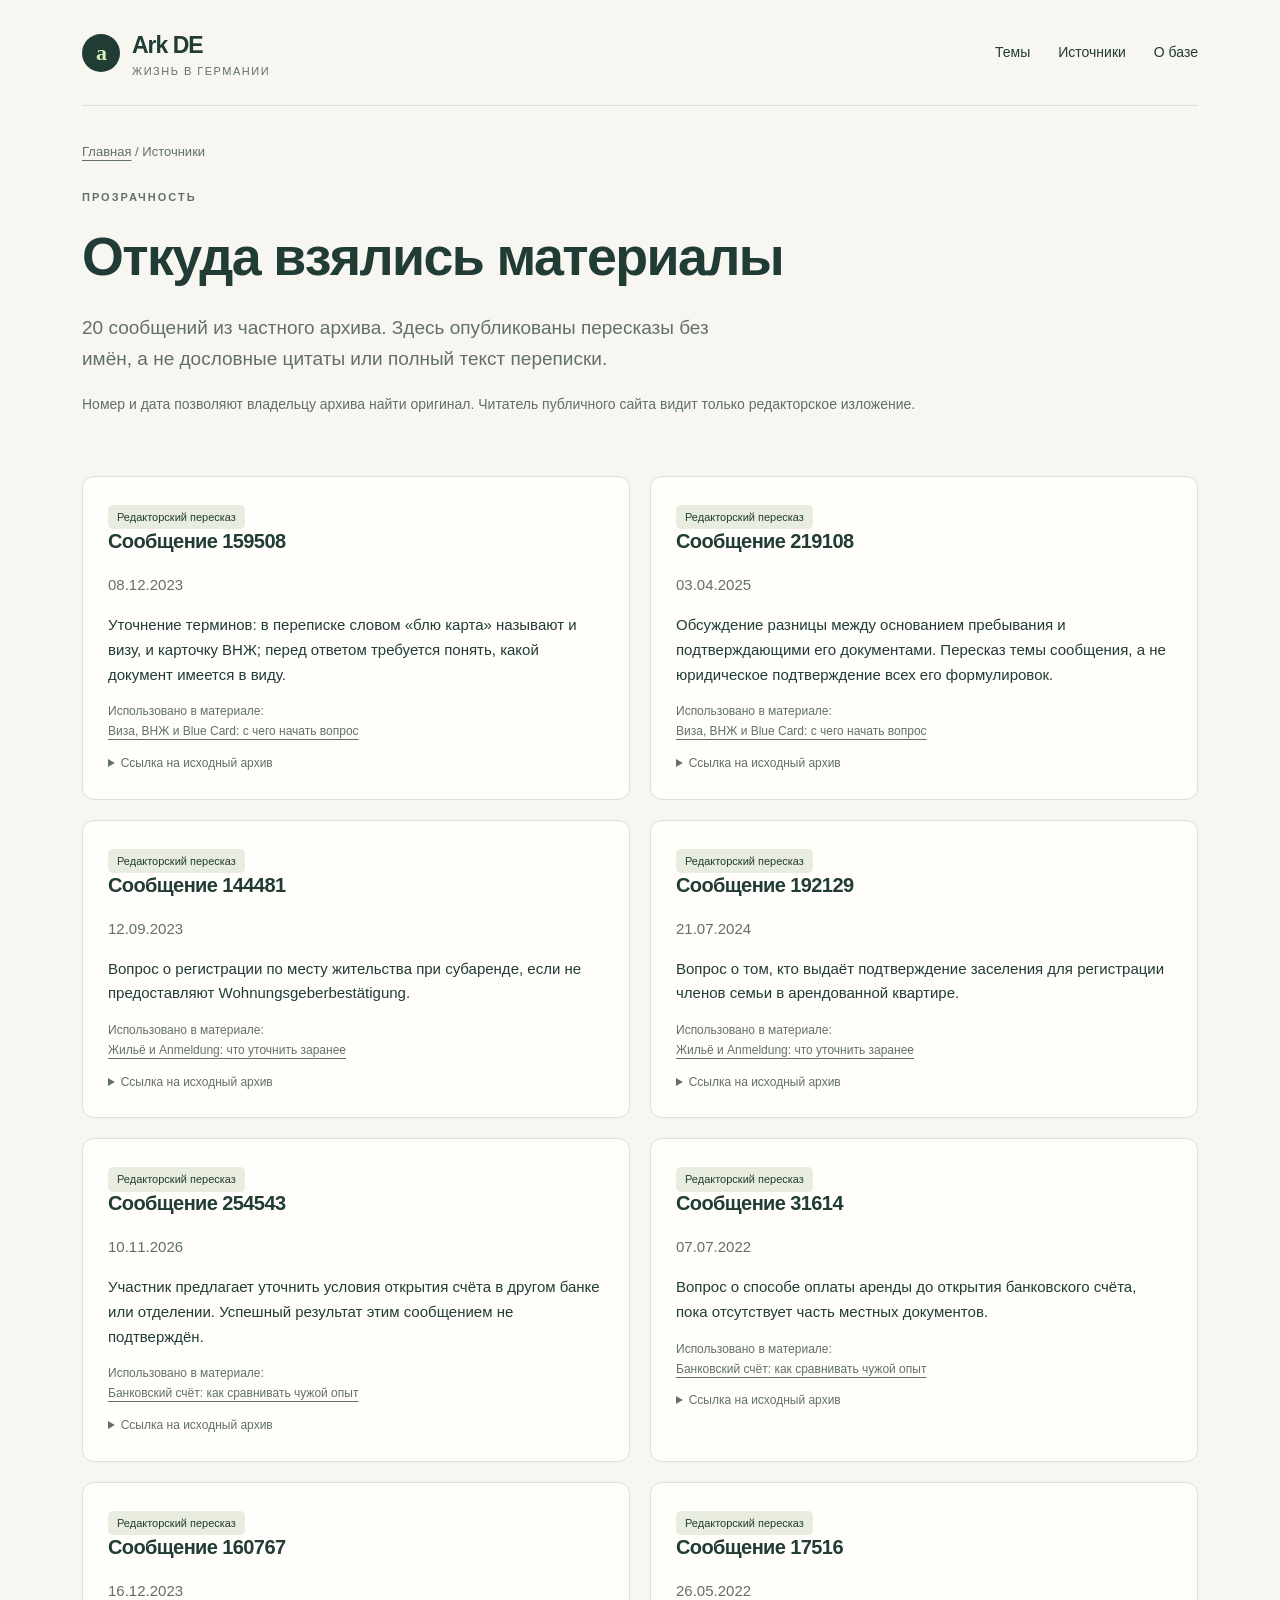
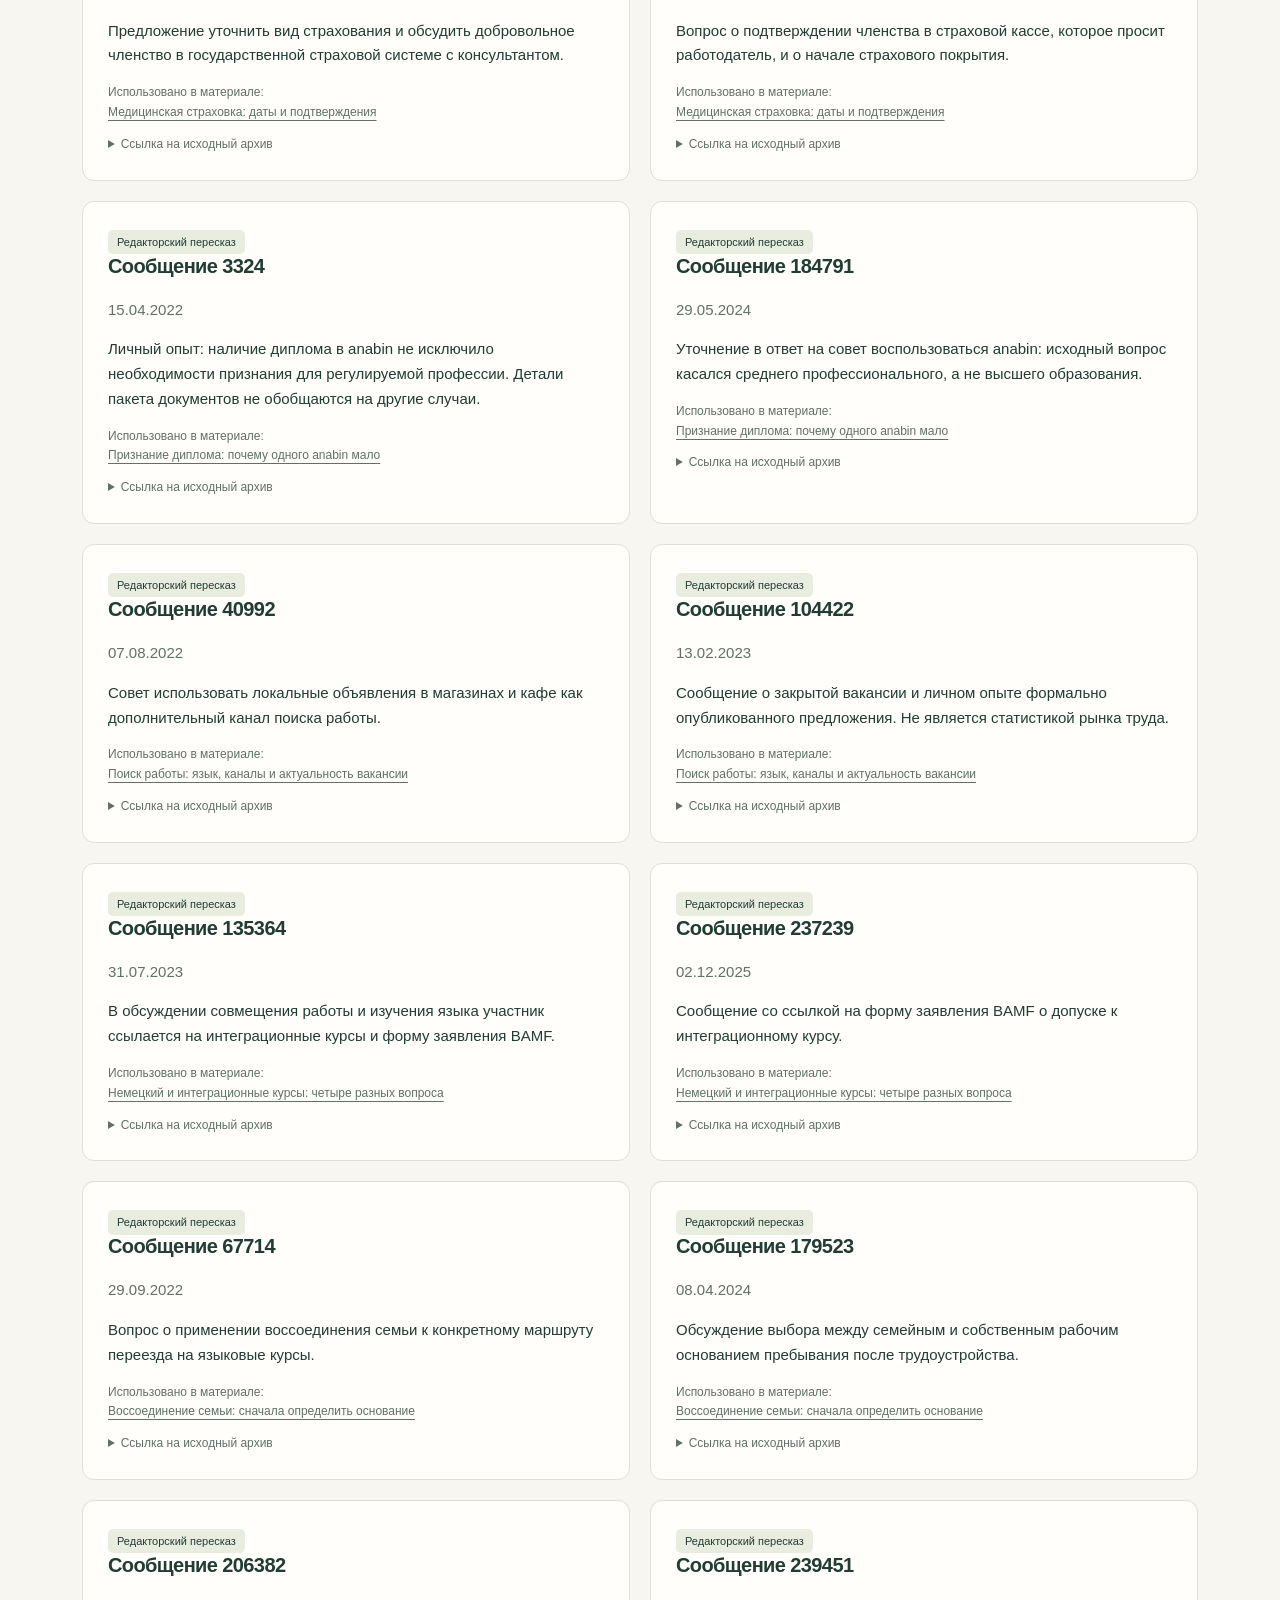
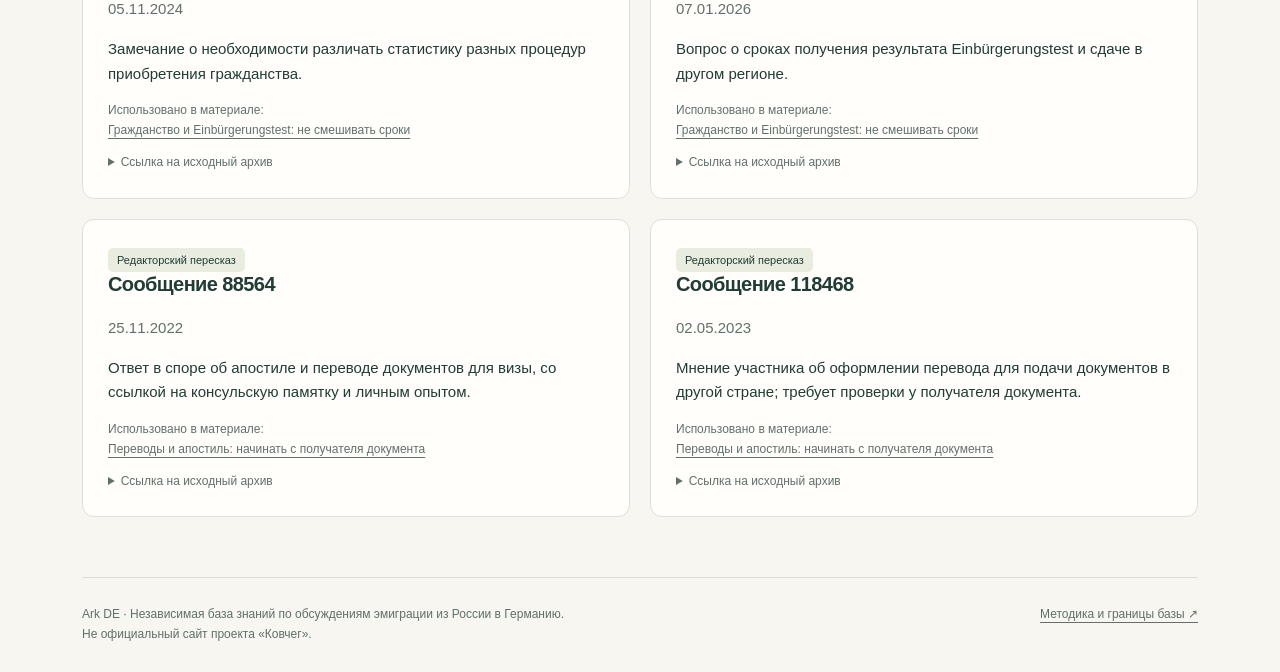
<file: docs/sources/index.html>
<!doctype html><html lang="ru"><head><meta charset="utf-8"><meta name="viewport" content="width=device-width,initial-scale=1">
<title>Источники и контекст · Ark DE</title><meta name="description" content="Датированные редакторские пересказы сообщений, использованных в материалах Ark DE."><link rel="canonical" href="https://vladdez.github.io/ark-de/sources/">
<meta property="og:type" content="website"><meta property="og:locale" content="ru_RU"><meta property="og:site_name" content="Ark DE"><meta property="og:title" content="Источники и контекст"><meta property="og:description" content="Датированные редакторские пересказы сообщений, использованных в материалах Ark DE."><meta property="og:url" content="https://vladdez.github.io/ark-de/sources/"><meta name="twitter:card" content="summary"><meta name="twitter:title" content="Источники и контекст"><meta name="twitter:description" content="Датированные редакторские пересказы сообщений, использованных в материалах Ark DE.">
<meta name="theme-color" content="#213c35"><link rel="stylesheet" href="../assets/site.css"><script src="../assets/site.js" defer></script></head><body>
<a class="skip" href="#main">К содержанию</a><div class="wrap"><header class="header"><a class="brand" href="../index.html"><span class="brandmark" aria-hidden="true">a</span><span>Ark DE<small>Жизнь в Германии</small></span></a><nav aria-label="Основная навигация"><a href="../index.html#topics">Темы</a><a href="../sources/index.html">Источники</a><a href="../about/index.html">О базе</a></nav></header>
<main id="main"><p class="breadcrumbs"><a href="../index.html">Главная</a> / Источники</p><header class="article-head"><div class="eyebrow">Прозрачность</div><h1>Откуда взялись материалы</h1><p class="lead">20 сообщений из частного архива. Здесь опубликованы пересказы без имён, а не дословные цитаты или полный текст переписки.</p><p class="note">Номер и дата позволяют владельцу архива найти оригинал. Читатель публичного сайта видит только редакторское изложение.</p></header><div class="sources-grid"><article class="source" id="m159508"><span class="badge">Редакторский пересказ</span><h2>Сообщение 159508</h2><p class="meta">08.12.2023</p><p>Уточнение терминов: в переписке словом «блю карта» называют и визу, и карточку ВНЖ; перед ответом требуется понять, какой документ имеется в виду.</p><p class="note">Использовано в материале:<br><a href="../visa-and-residence/index.html">Виза, ВНЖ и Blue Card: с чего начать вопрос</a></p><details><summary>Ссылка на исходный архив</summary><p>Оригинал хранится в частном архиве: <code>messages128.html#message159508</code>. Имя автора и полный текст здесь не публикуются.</p><p>SHA-256 исходного текста: <code>0c3335c88b0d6ec6669007c0eb91d92c88b9ad3cc88c38972fc0b034be9510e7</code></p></details></article><article class="source" id="m219108"><span class="badge">Редакторский пересказ</span><h2>Сообщение 219108</h2><p class="meta">03.04.2025</p><p>Обсуждение разницы между основанием пребывания и подтверждающими его документами. Пересказ темы сообщения, а не юридическое подтверждение всех его формулировок.</p><p class="note">Использовано в материале:<br><a href="../visa-and-residence/index.html">Виза, ВНЖ и Blue Card: с чего начать вопрос</a></p><details><summary>Ссылка на исходный архив</summary><p>Оригинал хранится в частном архиве: <code>messages183.html#message219108</code>. Имя автора и полный текст здесь не публикуются.</p><p>SHA-256 исходного текста: <code>5bc3bbc1e4cbe341da0e21914cd441ec4fa19f630c3ccdee3e5bb6e04f52b95f</code></p></details></article><article class="source" id="m144481"><span class="badge">Редакторский пересказ</span><h2>Сообщение 144481</h2><p class="meta">12.09.2023</p><p>Вопрос о регистрации по месту жительства при субаренде, если не предоставляют Wohnungsgeberbestätigung.</p><p class="note">Использовано в материале:<br><a href="../housing-and-anmeldung/index.html">Жильё и Anmeldung: что уточнить заранее</a></p><details><summary>Ссылка на исходный архив</summary><p>Оригинал хранится в частном архиве: <code>messages114.html#message144481</code>. Имя автора и полный текст здесь не публикуются.</p><p>SHA-256 исходного текста: <code>3971947569200f096fbfbef4de97252efc907978b1617aab8d95188309642211</code></p></details></article><article class="source" id="m192129"><span class="badge">Редакторский пересказ</span><h2>Сообщение 192129</h2><p class="meta">21.07.2024</p><p>Вопрос о том, кто выдаёт подтверждение заселения для регистрации членов семьи в арендованной квартире.</p><p class="note">Использовано в материале:<br><a href="../housing-and-anmeldung/index.html">Жильё и Anmeldung: что уточнить заранее</a></p><details><summary>Ссылка на исходный архив</summary><p>Оригинал хранится в частном архиве: <code>messages158.html#message192129</code>. Имя автора и полный текст здесь не публикуются.</p><p>SHA-256 исходного текста: <code>a0daefbe4077384c01d969e565e0422f2b6afa4c644ce9b4c41e27588decc00e</code></p></details></article><article class="source" id="m254543"><span class="badge">Редакторский пересказ</span><h2>Сообщение 254543</h2><p class="meta">10.11.2026</p><p>Участник предлагает уточнить условия открытия счёта в другом банке или отделении. Успешный результат этим сообщением не подтверждён.</p><p class="note">Использовано в материале:<br><a href="../bank-account/index.html">Банковский счёт: как сравнивать чужой опыт</a></p><details><summary>Ссылка на исходный архив</summary><p>Оригинал хранится в частном архиве: <code>messages212.html#message254543</code>. Имя автора и полный текст здесь не публикуются.</p><p>SHA-256 исходного текста: <code>e5cf62296e09ca2a960bad6226bb56f5687eb7b04d3a8026618ac51cbb0e5a15</code></p></details></article><article class="source" id="m31614"><span class="badge">Редакторский пересказ</span><h2>Сообщение 31614</h2><p class="meta">07.07.2022</p><p>Вопрос о способе оплаты аренды до открытия банковского счёта, пока отсутствует часть местных документов.</p><p class="note">Использовано в материале:<br><a href="../bank-account/index.html">Банковский счёт: как сравнивать чужой опыт</a></p><details><summary>Ссылка на исходный архив</summary><p>Оригинал хранится в частном архиве: <code>messages23.html#message31614</code>. Имя автора и полный текст здесь не публикуются.</p><p>SHA-256 исходного текста: <code>15998029c643585fc5a43ccdeef20e0f7c7b30584e0b90a3ba8c4a8880a535dc</code></p></details></article><article class="source" id="m160767"><span class="badge">Редакторский пересказ</span><h2>Сообщение 160767</h2><p class="meta">16.12.2023</p><p>Предложение уточнить вид страхования и обсудить добровольное членство в государственной страховой системе с консультантом.</p><p class="note">Использовано в материале:<br><a href="../health-insurance/index.html">Медицинская страховка: даты и подтверждения</a></p><details><summary>Ссылка на исходный архив</summary><p>Оригинал хранится в частном архиве: <code>messages129.html#message160767</code>. Имя автора и полный текст здесь не публикуются.</p><p>SHA-256 исходного текста: <code>2e9d5e0e339fbf3000b3c5ec99270f1d91703135ca78f298613a733137995730</code></p></details></article><article class="source" id="m17516"><span class="badge">Редакторский пересказ</span><h2>Сообщение 17516</h2><p class="meta">26.05.2022</p><p>Вопрос о подтверждении членства в страховой кассе, которое просит работодатель, и о начале страхового покрытия.</p><p class="note">Использовано в материале:<br><a href="../health-insurance/index.html">Медицинская страховка: даты и подтверждения</a></p><details><summary>Ссылка на исходный архив</summary><p>Оригинал хранится в частном архиве: <code>messages13.html#message17516</code>. Имя автора и полный текст здесь не публикуются.</p><p>SHA-256 исходного текста: <code>48587a45efcc6f1b5d8468f24f98287d7d94246fec0ac6c1f6939564ffd90733</code></p></details></article><article class="source" id="m3324"><span class="badge">Редакторский пересказ</span><h2>Сообщение 3324</h2><p class="meta">15.04.2022</p><p>Личный опыт: наличие диплома в anabin не исключило необходимости признания для регулируемой профессии. Детали пакета документов не обобщаются на другие случаи.</p><p class="note">Использовано в материале:<br><a href="../qualification-recognition/index.html">Признание диплома: почему одного anabin мало</a></p><details><summary>Ссылка на исходный архив</summary><p>Оригинал хранится в частном архиве: <code>messages2.html#message3324</code>. Имя автора и полный текст здесь не публикуются.</p><p>SHA-256 исходного текста: <code>2b03bc8a372b11fb13ce7e45e6e5568f2e14e759f66719af5374c541741afa1d</code></p></details></article><article class="source" id="m184791"><span class="badge">Редакторский пересказ</span><h2>Сообщение 184791</h2><p class="meta">29.05.2024</p><p>Уточнение в ответ на совет воспользоваться anabin: исходный вопрос касался среднего профессионального, а не высшего образования.</p><p class="note">Использовано в материале:<br><a href="../qualification-recognition/index.html">Признание диплома: почему одного anabin мало</a></p><details><summary>Ссылка на исходный архив</summary><p>Оригинал хранится в частном архиве: <code>messages151.html#message184791</code>. Имя автора и полный текст здесь не публикуются.</p><p>SHA-256 исходного текста: <code>cf44cf5267a44d021aca715c34e6021f4842a7bc5981bd15475840f0854a6892</code></p></details></article><article class="source" id="m40992"><span class="badge">Редакторский пересказ</span><h2>Сообщение 40992</h2><p class="meta">07.08.2022</p><p>Совет использовать локальные объявления в магазинах и кафе как дополнительный канал поиска работы.</p><p class="note">Использовано в материале:<br><a href="../job-search/index.html">Поиск работы: язык, каналы и актуальность вакансии</a></p><details><summary>Ссылка на исходный архив</summary><p>Оригинал хранится в частном архиве: <code>messages31.html#message40992</code>. Имя автора и полный текст здесь не публикуются.</p><p>SHA-256 исходного текста: <code>2f716006f7396ff6e70ef9e741fb2009442c78e14a347879f4a5ad81e10ec7ee</code></p></details></article><article class="source" id="m104422"><span class="badge">Редакторский пересказ</span><h2>Сообщение 104422</h2><p class="meta">13.02.2023</p><p>Сообщение о закрытой вакансии и личном опыте формально опубликованного предложения. Не является статистикой рынка труда.</p><p class="note">Использовано в материале:<br><a href="../job-search/index.html">Поиск работы: язык, каналы и актуальность вакансии</a></p><details><summary>Ссылка на исходный архив</summary><p>Оригинал хранится в частном архиве: <code>messages78.html#message104422</code>. Имя автора и полный текст здесь не публикуются.</p><p>SHA-256 исходного текста: <code>71ea40256275b10b8f1c8761b59abc40b53e5241819e81caf354efc5760e141b</code></p></details></article><article class="source" id="m135364"><span class="badge">Редакторский пересказ</span><h2>Сообщение 135364</h2><p class="meta">31.07.2023</p><p>В обсуждении совмещения работы и изучения языка участник ссылается на интеграционные курсы и форму заявления BAMF.</p><p class="note">Использовано в материале:<br><a href="../german-courses/index.html">Немецкий и интеграционные курсы: четыре разных вопроса</a></p><details><summary>Ссылка на исходный архив</summary><p>Оригинал хранится в частном архиве: <code>messages106.html#message135364</code>. Имя автора и полный текст здесь не публикуются.</p><p>SHA-256 исходного текста: <code>53eb5c5d46551d8b5f0eeffca0fc803955ae90882f3afee327f487dcea525cb4</code></p></details></article><article class="source" id="m237239"><span class="badge">Редакторский пересказ</span><h2>Сообщение 237239</h2><p class="meta">02.12.2025</p><p>Сообщение со ссылкой на форму заявления BAMF о допуске к интеграционному курсу.</p><p class="note">Использовано в материале:<br><a href="../german-courses/index.html">Немецкий и интеграционные курсы: четыре разных вопроса</a></p><details><summary>Ссылка на исходный архив</summary><p>Оригинал хранится в частном архиве: <code>messages198.html#message237239</code>. Имя автора и полный текст здесь не публикуются.</p><p>SHA-256 исходного текста: <code>d2d2ce03f5eb6cb17584fe8b9ef1702cf334ca595c953a1925c6828c76c5cb67</code></p></details></article><article class="source" id="m67714"><span class="badge">Редакторский пересказ</span><h2>Сообщение 67714</h2><p class="meta">29.09.2022</p><p>Вопрос о применении воссоединения семьи к конкретному маршруту переезда на языковые курсы.</p><p class="note">Использовано в материале:<br><a href="../family-reunification/index.html">Воссоединение семьи: сначала определить основание</a></p><details><summary>Ссылка на исходный архив</summary><p>Оригинал хранится в частном архиве: <code>messages49.html#message67714</code>. Имя автора и полный текст здесь не публикуются.</p><p>SHA-256 исходного текста: <code>8e119f8e996959c788ce1d47eea9e722190e1536407a5a2d08f5a9f8cd590a36</code></p></details></article><article class="source" id="m179523"><span class="badge">Редакторский пересказ</span><h2>Сообщение 179523</h2><p class="meta">08.04.2024</p><p>Обсуждение выбора между семейным и собственным рабочим основанием пребывания после трудоустройства.</p><p class="note">Использовано в материале:<br><a href="../family-reunification/index.html">Воссоединение семьи: сначала определить основание</a></p><details><summary>Ссылка на исходный архив</summary><p>Оригинал хранится в частном архиве: <code>messages146.html#message179523</code>. Имя автора и полный текст здесь не публикуются.</p><p>SHA-256 исходного текста: <code>be32b9a4e4c6fdbf1192e348ba6fa72934aee9a05983c9866160ceb4e83fcd23</code></p></details></article><article class="source" id="m206382"><span class="badge">Редакторский пересказ</span><h2>Сообщение 206382</h2><p class="meta">05.11.2024</p><p>Замечание о необходимости различать статистику разных процедур приобретения гражданства.</p><p class="note">Использовано в материале:<br><a href="../citizenship-and-test/index.html">Гражданство и Einbürgerungstest: не смешивать сроки</a></p><details><summary>Ссылка на исходный архив</summary><p>Оригинал хранится в частном архиве: <code>messages171.html#message206382</code>. Имя автора и полный текст здесь не публикуются.</p><p>SHA-256 исходного текста: <code>18f91151a22f1523fb5d16b9a6feda4afb8f5bdacded2ea6586dc6a62604340c</code></p></details></article><article class="source" id="m239451"><span class="badge">Редакторский пересказ</span><h2>Сообщение 239451</h2><p class="meta">07.01.2026</p><p>Вопрос о сроках получения результата Einbürgerungstest и сдаче в другом регионе.</p><p class="note">Использовано в материале:<br><a href="../citizenship-and-test/index.html">Гражданство и Einbürgerungstest: не смешивать сроки</a></p><details><summary>Ссылка на исходный архив</summary><p>Оригинал хранится в частном архиве: <code>messages200.html#message239451</code>. Имя автора и полный текст здесь не публикуются.</p><p>SHA-256 исходного текста: <code>2fa3c826e2eccba8bc89a0c1dee47c601790176610a59cc008eab0a908212a26</code></p></details></article><article class="source" id="m88564"><span class="badge">Редакторский пересказ</span><h2>Сообщение 88564</h2><p class="meta">25.11.2022</p><p>Ответ в споре об апостиле и переводе документов для визы, со ссылкой на консульскую памятку и личным опытом.</p><p class="note">Использовано в материале:<br><a href="../translations-and-apostille/index.html">Переводы и апостиль: начинать с получателя документа</a></p><details><summary>Ссылка на исходный архив</summary><p>Оригинал хранится в частном архиве: <code>messages64.html#message88564</code>. Имя автора и полный текст здесь не публикуются.</p><p>SHA-256 исходного текста: <code>3decb9f3aa3fce9a662d0d4db3ed467fd9d189dbe31d07044cca8e6bb05dbd0c</code></p></details></article><article class="source" id="m118468"><span class="badge">Редакторский пересказ</span><h2>Сообщение 118468</h2><p class="meta">02.05.2023</p><p>Мнение участника об оформлении перевода для подачи документов в другой стране; требует проверки у получателя документа.</p><p class="note">Использовано в материале:<br><a href="../translations-and-apostille/index.html">Переводы и апостиль: начинать с получателя документа</a></p><details><summary>Ссылка на исходный архив</summary><p>Оригинал хранится в частном архиве: <code>messages90.html#message118468</code>. Имя автора и полный текст здесь не публикуются.</p><p>SHA-256 исходного текста: <code>ad58128201c2ec5d892b2755960bdc66589e8ab1226a64ba957df53ca9e88238</code></p></details></article></div></main><footer class="footer"><p>Ark DE · Независимая база знаний по обсуждениям эмиграции из России в Германию.<br>Не официальный сайт проекта «Ковчег».</p><a href="../about/index.html">Методика и границы базы ↗</a></footer></div></body></html>
</file>
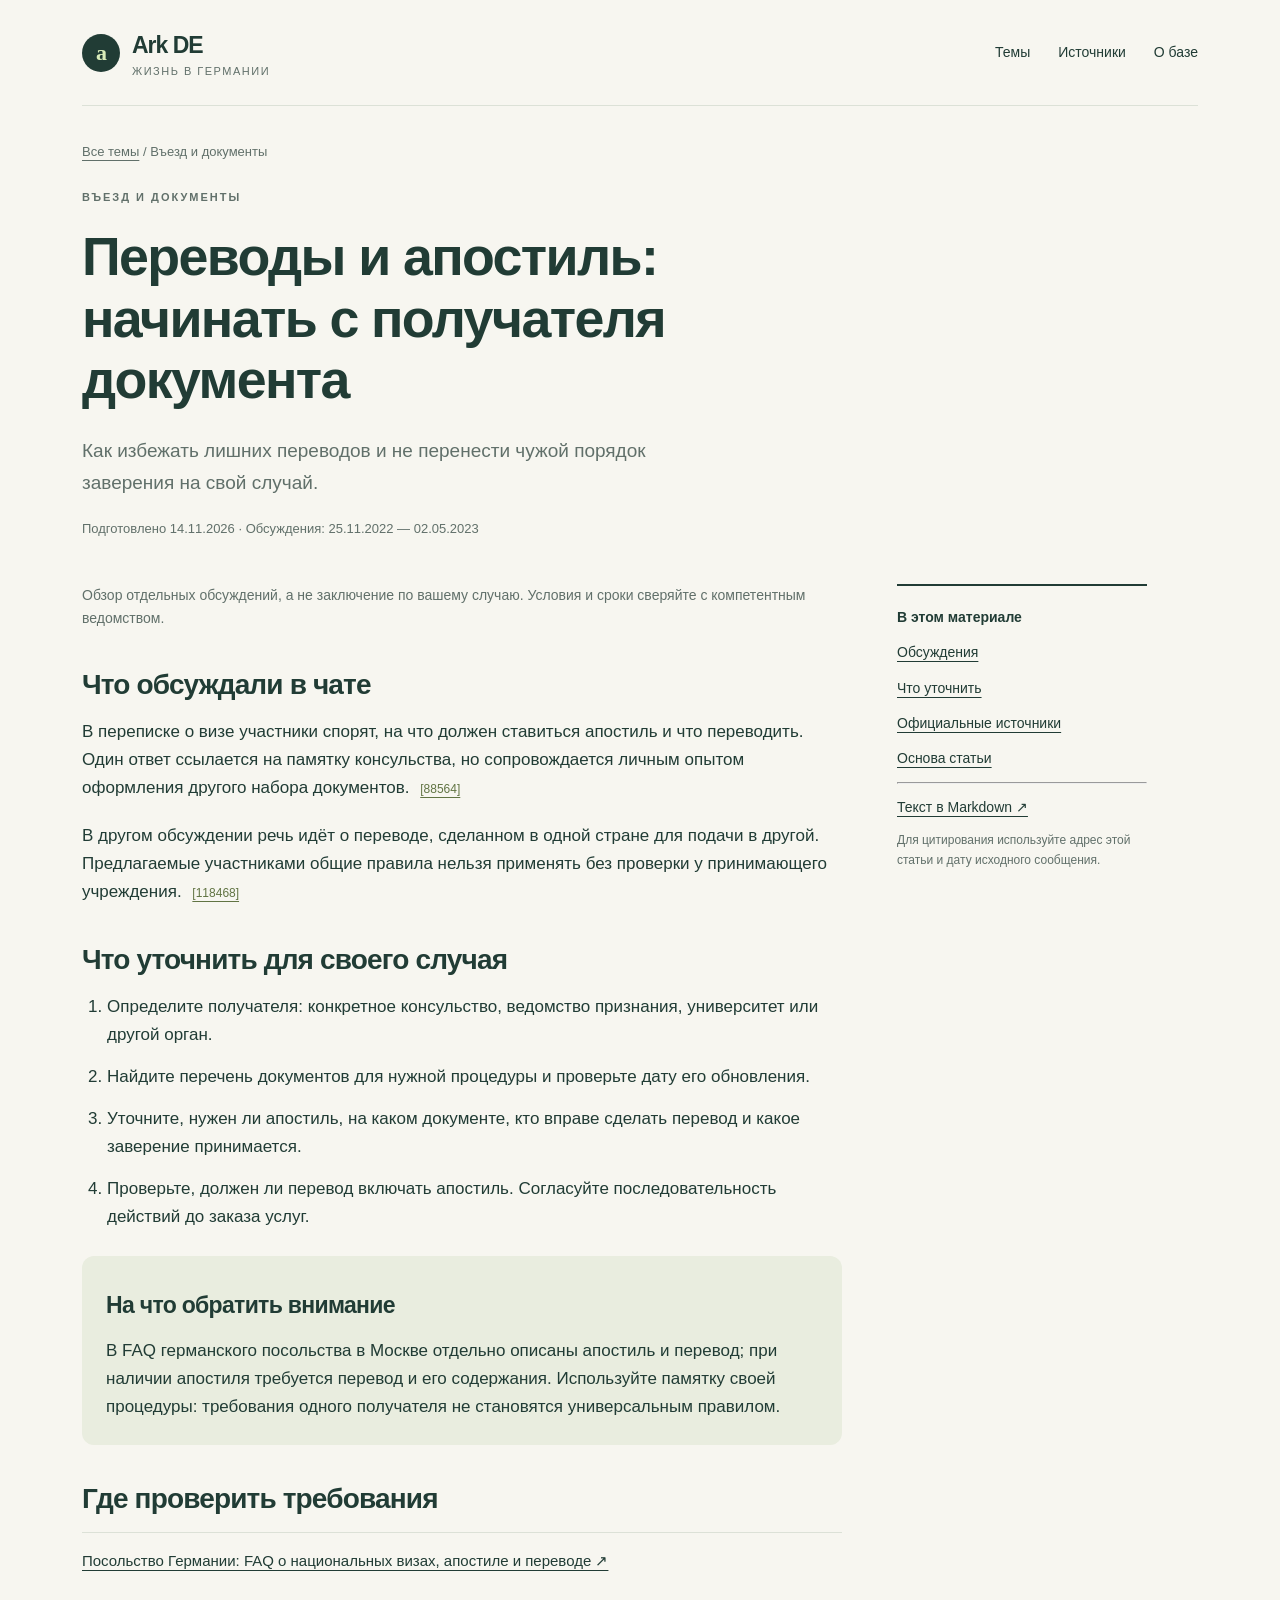
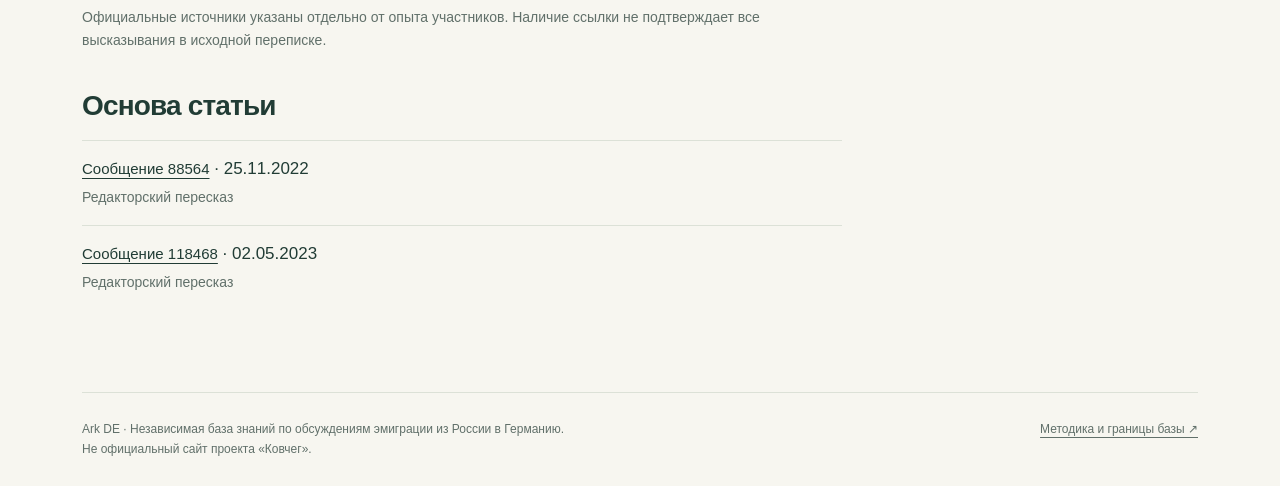
<file: docs/translations-and-apostille/index.html>
<!doctype html><html lang="ru"><head><meta charset="utf-8"><meta name="viewport" content="width=device-width,initial-scale=1">
<title>Переводы и апостиль: начинать с получателя документа · Ark DE</title><meta name="description" content="Как избежать лишних переводов и не перенести чужой порядок заверения на свой случай."><link rel="canonical" href="https://vladdez.github.io/ark-de/translations-and-apostille/">
<meta property="og:type" content="article"><meta property="og:locale" content="ru_RU"><meta property="og:site_name" content="Ark DE"><meta property="og:title" content="Переводы и апостиль: начинать с получателя документа"><meta property="og:description" content="Как избежать лишних переводов и не перенести чужой порядок заверения на свой случай."><meta property="og:url" content="https://vladdez.github.io/ark-de/translations-and-apostille/"><meta name="twitter:card" content="summary"><meta name="twitter:title" content="Переводы и апостиль: начинать с получателя документа"><meta name="twitter:description" content="Как избежать лишних переводов и не перенести чужой порядок заверения на свой случай.">
<meta name="theme-color" content="#213c35"><link rel="stylesheet" href="../assets/site.css"><script src="../assets/site.js" defer></script></head><body>
<a class="skip" href="#main">К содержанию</a><div class="wrap"><header class="header"><a class="brand" href="../index.html"><span class="brandmark" aria-hidden="true">a</span><span>Ark DE<small>Жизнь в Германии</small></span></a><nav aria-label="Основная навигация"><a href="../index.html#topics">Темы</a><a href="../sources/index.html">Источники</a><a href="../about/index.html">О базе</a></nav></header>
<main id="main"><p class="breadcrumbs"><a href="../index.html#topics">Все темы</a> / Въезд и документы</p><header class="article-head"><div class="eyebrow">Въезд и документы</div><h1>Переводы и апостиль: начинать с получателя документа</h1><p class="lead">Как избежать лишних переводов и не перенести чужой порядок заверения на свой случай.</p><p class="meta">Подготовлено 14.11.2026 · Обсуждения: 25.11.2022 — 02.05.2023</p></header>
<div class="layout"><article class="prose"><p class="note">Обзор отдельных обсуждений, а не заключение по вашему случаю. Условия и сроки сверяйте с компетентным ведомством.</p><h2 id="discussion">Что обсуждали в чате</h2><p>В переписке о визе участники спорят, на что должен ставиться апостиль и что переводить. Один ответ ссылается на памятку консульства, но сопровождается личным опытом оформления другого набора документов. <a class="source-link" href="../sources/index.html#m88564" aria-label="Источник: сообщение 88564">[88564]</a></p><p>В другом обсуждении речь идёт о переводе, сделанном в одной стране для подачи в другой. Предлагаемые участниками общие правила нельзя применять без проверки у принимающего учреждения. <a class="source-link" href="../sources/index.html#m118468" aria-label="Источник: сообщение 118468">[118468]</a></p><h2 id="check">Что уточнить для своего случая</h2><ol><li>Определите получателя: конкретное консульство, ведомство признания, университет или другой орган.</li><li>Найдите перечень документов для нужной процедуры и проверьте дату его обновления.</li><li>Уточните, нужен ли апостиль, на каком документе, кто вправе сделать перевод и какое заверение принимается.</li><li>Проверьте, должен ли перевод включать апостиль. Согласуйте последовательность действий до заказа услуг.</li></ol><div class="callout"><h3>На что обратить внимание</h3><p>В FAQ германского посольства в Москве отдельно описаны апостиль и перевод; при наличии апостиля требуется перевод и его содержания. Используйте памятку своей процедуры: требования одного получателя не становятся универсальным правилом.</p></div><h2 id="official">Где проверить требования</h2><ul class="resources"><li><a href="https://germania.diplo.de/ru-ru/service/05-visaeinreise/langfristigeraufenthalt/1624420-1624420" rel="external">Посольство Германии: FAQ о национальных визах, апостиле и переводе ↗</a></li></ul><p class="note">Официальные источники указаны отдельно от опыта участников. Наличие ссылки не подтверждает все высказывания в исходной переписке.</p><h2 id="sources">Основа статьи</h2><ul class="resources"><li><a href="../sources/index.html#m88564">Сообщение 88564</a> · 25.11.2022<br><span class="note">Редакторский пересказ</span></li><li><a href="../sources/index.html#m118468">Сообщение 118468</a> · 02.05.2023<br><span class="note">Редакторский пересказ</span></li></ul></article>
<aside class="toc" aria-label="Содержание статьи"><strong>В этом материале</strong><a href="#discussion">Обсуждения</a><a href="#check">Что уточнить</a><a href="#official">Официальные источники</a><a href="#sources">Основа статьи</a><hr><a href="../markdown/translations-and-apostille.md">Текст в Markdown ↗</a><p class="note">Для цитирования используйте адрес этой статьи и дату исходного сообщения.</p></aside></div></main><footer class="footer"><p>Ark DE · Независимая база знаний по обсуждениям эмиграции из России в Германию.<br>Не официальный сайт проекта «Ковчег».</p><a href="../about/index.html">Методика и границы базы ↗</a></footer></div></body></html>
</file>
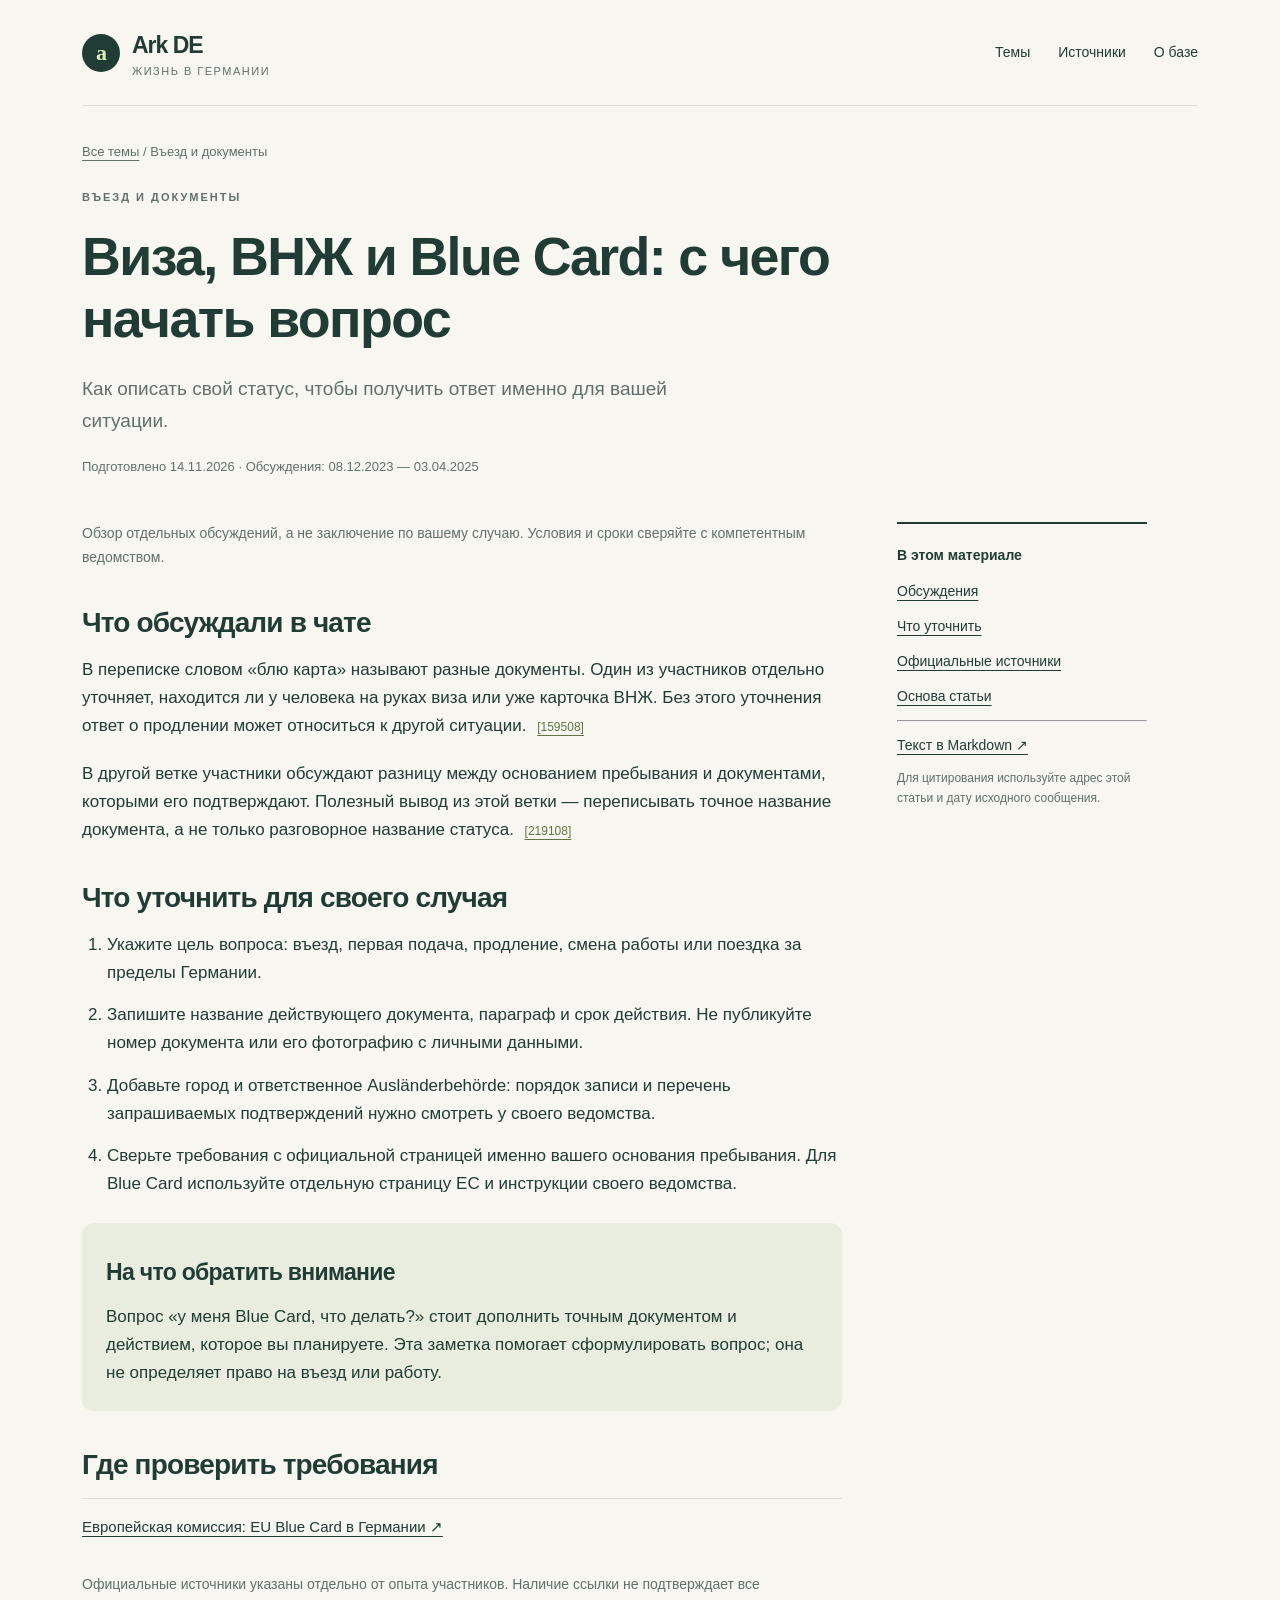
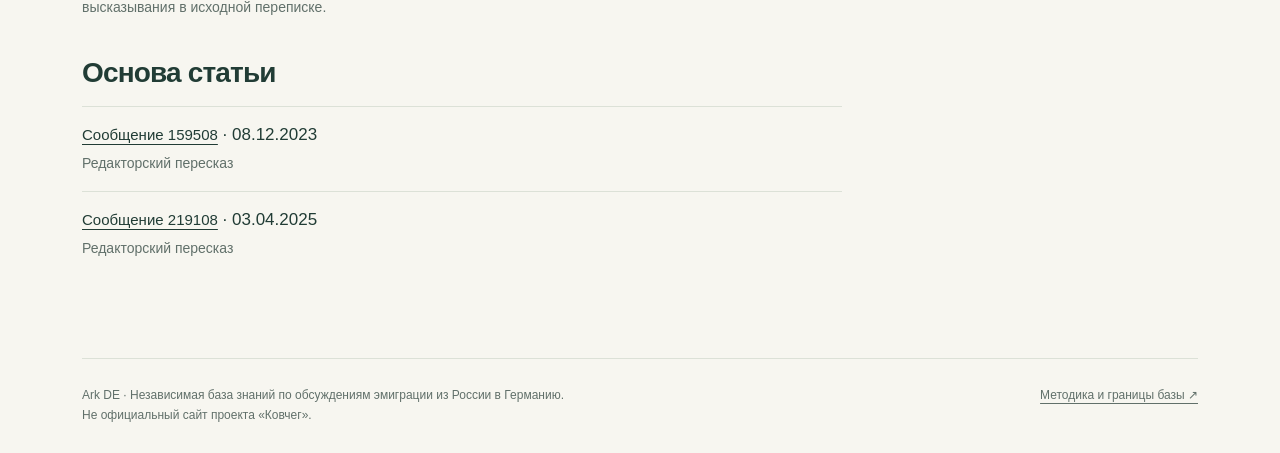
<file: docs/visa-and-residence/index.html>
<!doctype html><html lang="ru"><head><meta charset="utf-8"><meta name="viewport" content="width=device-width,initial-scale=1">
<title>Виза, ВНЖ и Blue Card: с чего начать вопрос · Ark DE</title><meta name="description" content="Как описать свой статус, чтобы получить ответ именно для вашей ситуации."><link rel="canonical" href="https://vladdez.github.io/ark-de/visa-and-residence/">
<meta property="og:type" content="article"><meta property="og:locale" content="ru_RU"><meta property="og:site_name" content="Ark DE"><meta property="og:title" content="Виза, ВНЖ и Blue Card: с чего начать вопрос"><meta property="og:description" content="Как описать свой статус, чтобы получить ответ именно для вашей ситуации."><meta property="og:url" content="https://vladdez.github.io/ark-de/visa-and-residence/"><meta name="twitter:card" content="summary"><meta name="twitter:title" content="Виза, ВНЖ и Blue Card: с чего начать вопрос"><meta name="twitter:description" content="Как описать свой статус, чтобы получить ответ именно для вашей ситуации.">
<meta name="theme-color" content="#213c35"><link rel="stylesheet" href="../assets/site.css"><script src="../assets/site.js" defer></script></head><body>
<a class="skip" href="#main">К содержанию</a><div class="wrap"><header class="header"><a class="brand" href="../index.html"><span class="brandmark" aria-hidden="true">a</span><span>Ark DE<small>Жизнь в Германии</small></span></a><nav aria-label="Основная навигация"><a href="../index.html#topics">Темы</a><a href="../sources/index.html">Источники</a><a href="../about/index.html">О базе</a></nav></header>
<main id="main"><p class="breadcrumbs"><a href="../index.html#topics">Все темы</a> / Въезд и документы</p><header class="article-head"><div class="eyebrow">Въезд и документы</div><h1>Виза, ВНЖ и Blue Card: с чего начать вопрос</h1><p class="lead">Как описать свой статус, чтобы получить ответ именно для вашей ситуации.</p><p class="meta">Подготовлено 14.11.2026 · Обсуждения: 08.12.2023 — 03.04.2025</p></header>
<div class="layout"><article class="prose"><p class="note">Обзор отдельных обсуждений, а не заключение по вашему случаю. Условия и сроки сверяйте с компетентным ведомством.</p><h2 id="discussion">Что обсуждали в чате</h2><p>В переписке словом «блю карта» называют разные документы. Один из участников отдельно уточняет, находится ли у человека на руках виза или уже карточка ВНЖ. Без этого уточнения ответ о продлении может относиться к другой ситуации. <a class="source-link" href="../sources/index.html#m159508" aria-label="Источник: сообщение 159508">[159508]</a></p><p>В другой ветке участники обсуждают разницу между основанием пребывания и документами, которыми его подтверждают. Полезный вывод из этой ветки — переписывать точное название документа, а не только разговорное название статуса. <a class="source-link" href="../sources/index.html#m219108" aria-label="Источник: сообщение 219108">[219108]</a></p><h2 id="check">Что уточнить для своего случая</h2><ol><li>Укажите цель вопроса: въезд, первая подача, продление, смена работы или поездка за пределы Германии.</li><li>Запишите название действующего документа, параграф и срок действия. Не публикуйте номер документа или его фотографию с личными данными.</li><li>Добавьте город и ответственное Ausländerbehörde: порядок записи и перечень запрашиваемых подтверждений нужно смотреть у своего ведомства.</li><li>Сверьте требования с официальной страницей именно вашего основания пребывания. Для Blue Card используйте отдельную страницу ЕС и инструкции своего ведомства.</li></ol><div class="callout"><h3>На что обратить внимание</h3><p>Вопрос «у меня Blue Card, что делать?» стоит дополнить точным документом и действием, которое вы планируете. Эта заметка помогает сформулировать вопрос; она не определяет право на въезд или работу.</p></div><h2 id="official">Где проверить требования</h2><ul class="resources"><li><a href="https://home-affairs.ec.europa.eu/policies/migration-and-asylum/eu-immigration-portal/eu-blue-card/eu-blue-card-germany_en" rel="external">Европейская комиссия: EU Blue Card в Германии ↗</a></li></ul><p class="note">Официальные источники указаны отдельно от опыта участников. Наличие ссылки не подтверждает все высказывания в исходной переписке.</p><h2 id="sources">Основа статьи</h2><ul class="resources"><li><a href="../sources/index.html#m159508">Сообщение 159508</a> · 08.12.2023<br><span class="note">Редакторский пересказ</span></li><li><a href="../sources/index.html#m219108">Сообщение 219108</a> · 03.04.2025<br><span class="note">Редакторский пересказ</span></li></ul></article>
<aside class="toc" aria-label="Содержание статьи"><strong>В этом материале</strong><a href="#discussion">Обсуждения</a><a href="#check">Что уточнить</a><a href="#official">Официальные источники</a><a href="#sources">Основа статьи</a><hr><a href="../markdown/visa-and-residence.md">Текст в Markdown ↗</a><p class="note">Для цитирования используйте адрес этой статьи и дату исходного сообщения.</p></aside></div></main><footer class="footer"><p>Ark DE · Независимая база знаний по обсуждениям эмиграции из России в Германию.<br>Не официальный сайт проекта «Ковчег».</p><a href="../about/index.html">Методика и границы базы ↗</a></footer></div></body></html>
</file>
<file: docs/assets/site.css>
:root{--ink:#213c35;--muted:#61706a;--paper:#f7f6f0;--white:#fffefa;--line:#dce1d7;--accent:#d9ecb9;--orange:#cf693e;--radius:16px}*{box-sizing:border-box}html{scroll-behavior:smooth;scroll-padding-top:24px}body{margin:0;background:var(--paper);color:var(--ink);font:17px/1.65 -apple-system,BlinkMacSystemFont,"Segoe UI",sans-serif}a{color:inherit;text-underline-offset:4px}a:hover{color:#527d31}button,input{font:inherit}button{cursor:pointer}a:focus-visible,button:focus-visible,input:focus-visible,summary:focus-visible{outline:3px solid #cc6b3d;outline-offset:4px}.wrap{max-width:1180px;margin:auto;padding:0 32px}.skip{position:absolute;top:-100px;left:12px;background:var(--white);z-index:10;padding:12px}.skip:focus{top:12px}.header{display:flex;align-items:center;justify-content:space-between;gap:30px;padding:27px 0;border-bottom:1px solid var(--line)}.brand{display:flex;align-items:center;gap:12px;text-decoration:none;font-size:23px;font-weight:750;letter-spacing:-1px}.brandmark{display:grid;place-items:center;width:38px;height:38px;background:var(--ink);color:var(--accent);border-radius:50%;font:700 22px Georgia,serif}.brand small{display:block;font:11px/1.2 sans-serif;letter-spacing:1.5px;text-transform:uppercase;color:var(--muted)}nav{display:flex;gap:28px;font-size:14px}nav a{text-decoration:none}.hero{display:grid;grid-template-columns:1.4fr .75fr;gap:70px;align-items:center;padding:75px 0 55px}.eyebrow{font-size:11px;font-weight:750;letter-spacing:2px;text-transform:uppercase;color:var(--muted)}h1,h2,h3{line-height:1.15;letter-spacing:-.03em}h1{font-size:clamp(36px,4.8vw,66px);font-weight:620;margin:20px 0 24px;max-width:800px}h1 em{font-family:Georgia,serif;font-weight:400;color:#628547}h2{font-size:30px;margin:0 0 18px}h3{font-size:23px;margin:12px 0 18px}.lead{font-size:19px;max-width:660px;color:var(--muted)}.hero-note{background:var(--ink);border-radius:var(--radius);padding:32px;color:var(--paper);position:relative}.hero-note .eyebrow{color:#c6d7b8}.hero-note h2{font:normal 32px/1.15 Georgia,serif;letter-spacing:-1px;margin-top:20px}.hero-note p{font-size:14px;color:#d4ded4}.hero-note a{font-size:14px;color:var(--accent)}.stats{display:flex;gap:34px;border-top:1px solid var(--line);padding:20px 0 36px;color:var(--muted);font-size:13px}.stats strong{font-size:20px;color:var(--ink);display:block}.catalogue{padding:35px 0 60px;border-top:1px solid var(--line)}.section-heading{display:flex;align-items:end;justify-content:space-between;gap:20px;margin-bottom:25px}.section-heading p{font-size:13px;color:var(--muted)}.searchbox{background:var(--white);border:1px solid var(--line);border-radius:10px;display:flex;align-items:center;margin:12px 0 18px;padding:4px 16px}.searchbox span{font-size:23px;margin-right:12px}.searchbox input{width:100%;border:0;background:transparent;padding:15px 0;outline:none;color:var(--ink)}.searchbox button{border:0;background:none;font-size:14px;color:var(--muted);padding:10px}.filters{display:flex;gap:8px;flex-wrap:wrap;margin:18px 0 24px}.filters button{border:1px solid var(--line);background:transparent;border-radius:30px;padding:8px 16px;font-size:13px;color:var(--muted)}.filters button[aria-pressed=true]{background:var(--ink);border-color:var(--ink);color:var(--paper)}.cards{display:grid;grid-template-columns:repeat(3,minmax(0,1fr));gap:18px}.card{position:relative;display:flex;flex-direction:column;min-height:285px;background:var(--white);border:1px solid var(--line);border-radius:var(--radius);padding:25px;text-decoration:none;transition:transform .15s,border-color .15s}.card:hover{transform:translateY(-3px);border-color:#8b9d7e;color:var(--ink)}.card .category{font-size:11px;text-transform:uppercase;letter-spacing:1px;color:var(--muted)}.card h3{font-size:22px;font-weight:620;line-height:1.25;margin:20px 0 12px}.card p{font-size:14px;color:var(--muted);margin:0 0 24px}.card-foot{display:flex;justify-content:space-between;align-items:center;font-size:12px;margin-top:auto;color:var(--muted)}.arrow{font-size:23px;color:var(--orange)}.card:first-child{background:#ecf1e2}.empty{padding:30px;border:1px dashed var(--line);border-radius:12px}.banner{display:grid;grid-template-columns:1fr 1fr;gap:45px;border-radius:var(--radius);padding:35px;background:#e9eddf;margin-bottom:55px}.banner p{margin:0;color:var(--muted);font-size:15px}.banner h2{font-size:26px}.footer{display:flex;justify-content:space-between;gap:25px;padding:27px 0;border-top:1px solid var(--line);font-size:12px;color:var(--muted)}.footer p{margin:0;max-width:650px}.breadcrumbs{font-size:13px;color:var(--muted);margin:35px 0 25px}.article-head{max-width:920px;margin:25px 0 35px}.article-head h1{font-size:clamp(34px,4.2vw,54px)}.meta{font-size:13px;color:var(--muted);margin-top:20px}.layout{display:grid;grid-template-columns:minmax(0,760px) 250px;gap:55px;padding:10px 0 65px;align-items:start}.prose h2{font-size:28px;margin:38px 0 17px}.prose p{margin:0 0 20px}.prose li{margin-bottom:14px}.prose ol,.prose ul{padding-left:25px}.callout{background:#e9eddf;border-radius:12px;padding:24px;margin:25px 0}.callout p:last-child{margin-bottom:0}.note{font-size:14px;color:var(--muted)}.source-link{white-space:nowrap;font-size:12px;margin-left:6px;color:#617443}.toc{position:sticky;top:25px;border-top:2px solid var(--ink);padding-top:20px;font-size:14px}.toc a{display:block;margin:12px 0}.toc .note{font-size:12px}.resources{list-style:none;padding:0!important}.resources li{border-top:1px solid var(--line);padding:14px 0;margin:0}.resources a{font-size:15px}.sources-grid{display:grid;grid-template-columns:1fr 1fr;gap:20px;padding:25px 0 60px}.source{background:var(--white);border:1px solid var(--line);border-radius:12px;padding:25px;scroll-margin-top:25px}.source:target{outline:2px solid var(--orange)}.source h2{font-size:20px}.source p{font-size:15px}.source .note{font-size:12px;overflow-wrap:anywhere}.source details{font-size:12px;color:var(--muted)}.source code{overflow-wrap:anywhere}.badge{display:inline-block;font-size:11px;padding:3px 9px;background:#e9eddf;border-radius:5px}.copy{padding:12px 18px;border:0;border-radius:8px;background:var(--ink);color:var(--paper);font-size:14px}.prompt{font-size:14px;line-height:1.7;white-space:pre-wrap;background:var(--white);border:1px solid var(--line);padding:20px;border-radius:10px;overflow-wrap:anywhere}.sr-only{position:absolute;width:1px;height:1px;margin:-1px;overflow:hidden;clip:rect(0,0,0,0)}[hidden]{display:none!important}@media(max-width:950px){.hero{gap:30px}.cards{grid-template-columns:repeat(2,minmax(0,1fr))}.layout{grid-template-columns:minmax(0,1fr) 190px;gap:30px}.wrap{padding:0 24px}}@media(max-width:650px){body{font-size:16px}.wrap{padding:0 19px}.header{align-items:flex-start;gap:16px;padding:20px 0}nav{gap:14px;font-size:12px;flex-wrap:wrap;justify-content:flex-end;max-width:180px}.brand{font-size:21px}.brand small{font-size:9px}.hero{grid-template-columns:1fr;padding:40px 0 30px;gap:24px}.hero-note{padding:24px}.hero-note h2{font-size:28px}.lead{font-size:17px}.stats{gap:22px;flex-wrap:wrap}.stats strong{font-size:18px}.cards,.sources-grid,.banner,.layout{grid-template-columns:1fr}.card{min-height:240px}.section-heading{align-items:start;flex-direction:column;gap:0}.section-heading p{margin-top:0}.banner{gap:14px;padding:25px}.footer{flex-direction:column}.toc{position:static;grid-row:1}.toc a{display:inline-block;margin-right:15px}.toc .note{display:none}.article-head h1{font-size:35px}.filters button{padding:8px 11px}.searchbox{padding:4px 10px}.searchbox input{font-size:15px}}@media(prefers-reduced-motion:reduce){html{scroll-behavior:auto}.card{transition:none}}
</file>
